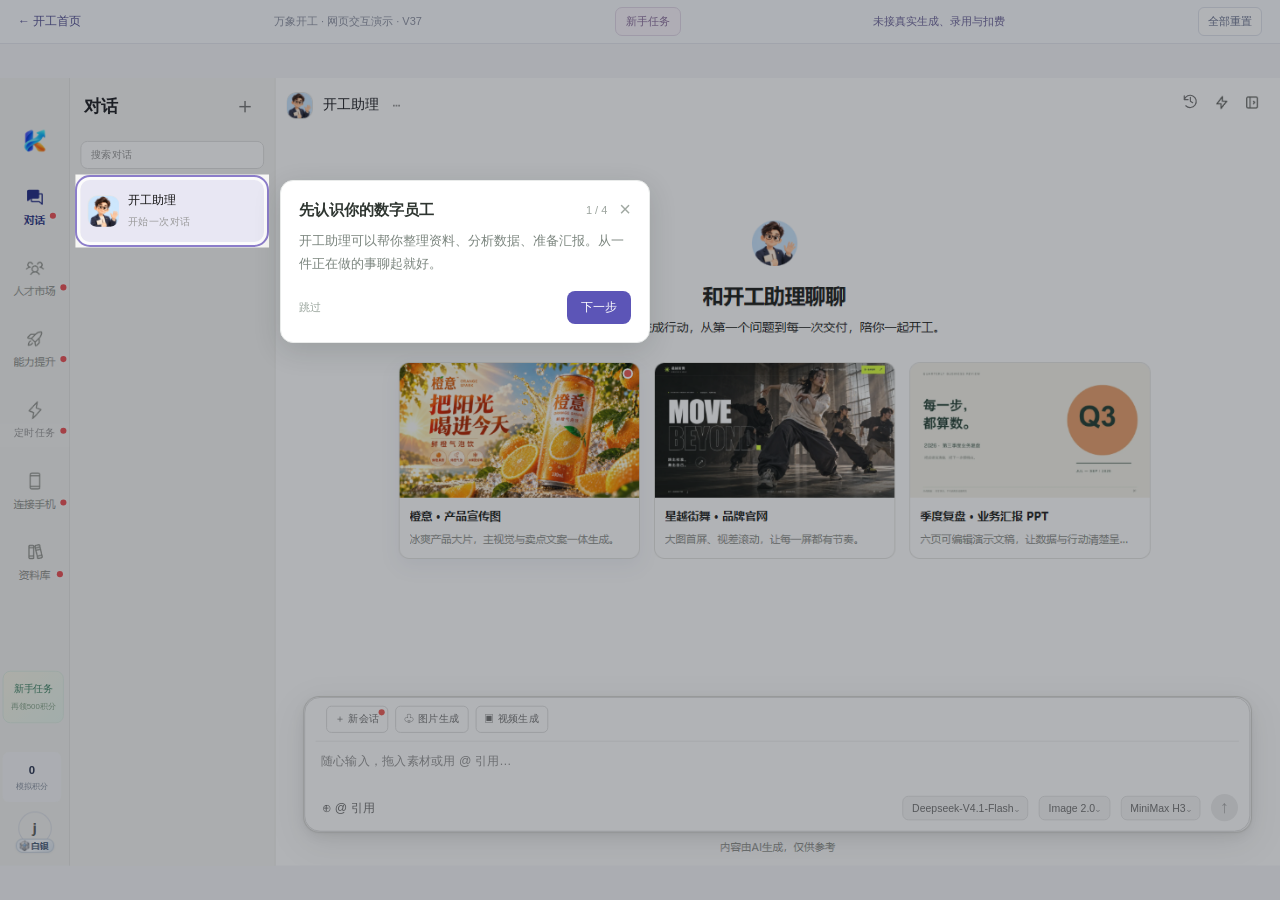
<file: index.html>
<!doctype html>
<html lang="zh-CN"><head><meta name="wx-demo-build" content="37"><meta http-equiv="Cache-Control" content="no-cache, no-store, must-revalidate"><meta http-equiv="Pragma" content="no-cache"><meta http-equiv="Expires" content="0">
<script>/* Preserve every route flag and browser draft when opening a previous demo link. */
(function(){var u=new URL(location.href);if(u.searchParams.get('v')!=='37'){u.searchParams.set('v','37');location.replace(u.href)}})();</script>
<meta charset="utf-8"><meta name="viewport" content="width=device-width,initial-scale=1"><title>万象开工</title><script>
const target=new URL(location.href),q=target.searchParams;
const legacy=q.has('activityRoute')||q.has('return')||q.get('taskGuide')==='case';
target.pathname=target.pathname.replace(/(?:index\.html)?$/,(legacy?'baiying.html':'kaigong.html'));
location.replace(target.href);
</script></head><body><p><a href="kaigong.html">打开万象开工</a></p></body></html>
</file>
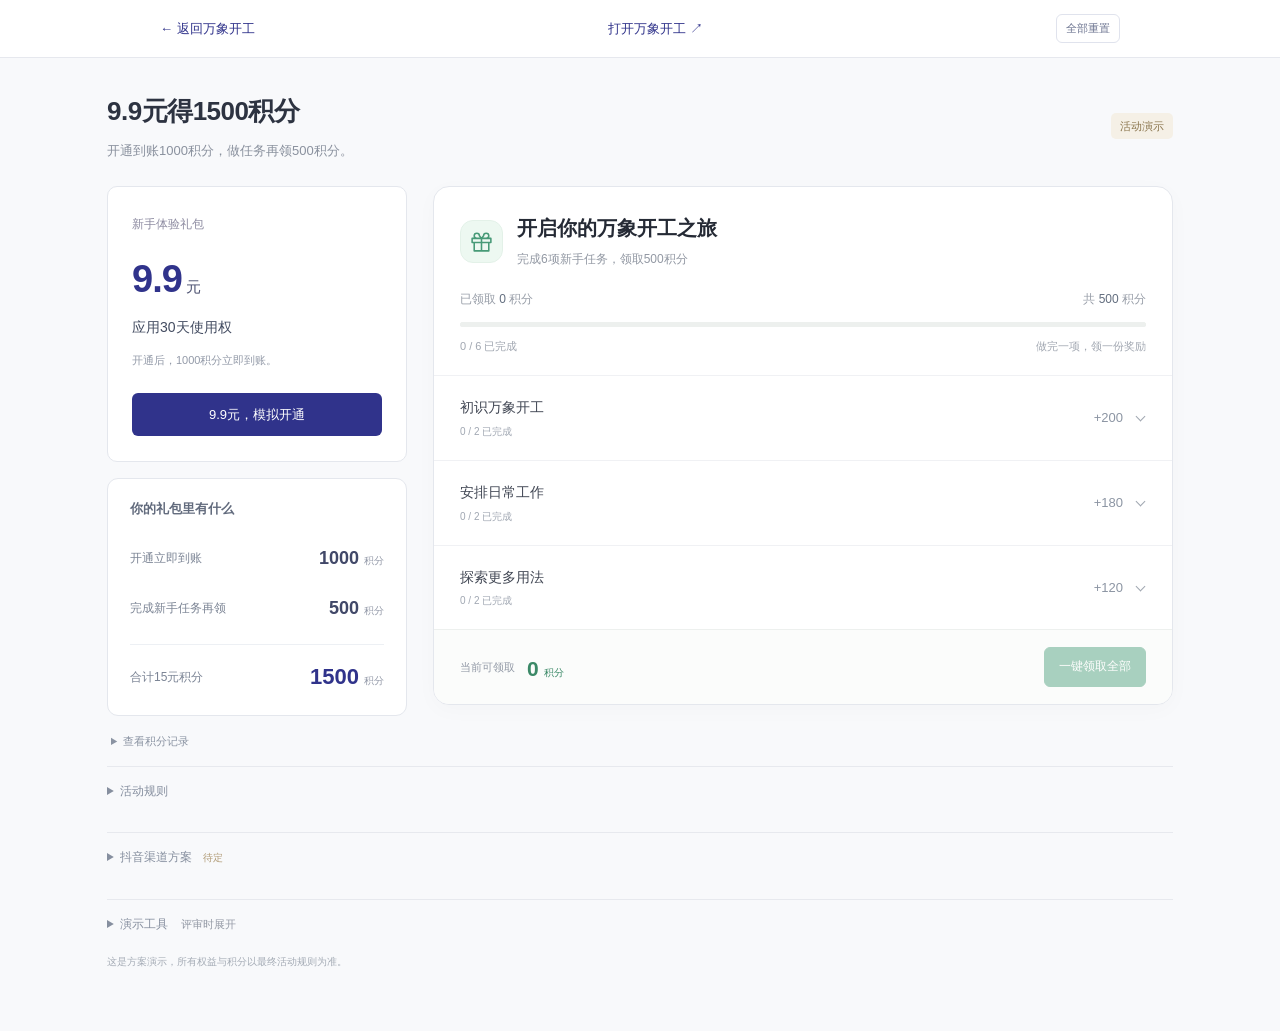
<file: activity.html>
<!doctype html>
<html lang="zh-CN"><head><meta name="wx-demo-build" content="37"><meta http-equiv="Cache-Control" content="no-cache, no-store, must-revalidate"><meta http-equiv="Pragma" content="no-cache"><meta http-equiv="Expires" content="0">
<script>/* Preserve every route flag and browser draft when opening a previous demo link. */
(function(){var u=new URL(location.href);if(u.searchParams.get('v')!=='37'){u.searchParams.set('v','37');location.replace(u.href)}})();</script>
<meta charset="utf-8"><meta name="viewport" content="width=device-width,initial-scale=1"><link rel="icon" href="data:,"><title>新手任务 · 万象百应</title><link rel="stylesheet" href="assets/activity/activity.css?v=37"><link rel="stylesheet" href="assets/activity/reminders.css?v=37"><link rel="stylesheet" href="assets/activity/demo-controls.css?v=37"><link rel="stylesheet" href="assets/activity/task-card.css?v=37"><link rel="stylesheet" href="assets/activity/standalone-v28.css?v=37"><link rel="stylesheet" href="assets/activity/theme-v30.css?v=37"></head>
<body class="task-card-page">
<header class="top"><a href="kaigong.html?starter=1" id="activity-back">← 返回万象开工</a><a href="kaigong.html">打开万象开工 ↗</a></header>
<main>
 <header class="page-title"><div><h1>9.9元得1500积分</h1><p>开通到账1000积分，做任务再领500积分。</p></div><span class="demo-badge">活动演示</span></header>
 <div class="activity-workspace">
  <aside class="benefits-column" aria-label="套餐与已到账权益">
   <section class="offer"><div><span class="offer-eyebrow">新手体验礼包</span><h2><b>9.9</b> 元</h2><p>应用30天使用权</p><small id="offer-status"></small></div><button id="buy" class="btn primary">模拟开通礼包</button></section>
   <section class="entitlement-card" aria-label="礼包积分构成"><h3>你的礼包里有什么</h3><div><span>开通立即到账</span><b>1000<small>积分</small></b></div><div><span>完成新手任务再领</span><b>500<small>积分</small></b></div><footer><span>合计15元积分</span><strong>1500<small>积分</small></strong></footer></section>
   <details class="balance-detail"><summary>查看积分记录</summary><div>充值积分 <b id="topup-points">0</b><br>套餐到账 <b id="base-points">0</b><br>已领任务奖励 <b id="claimed-points">0</b><br>累计模拟到账 <b id="wallet-total">0</b> 积分<span id="legacy-points"></span></div><a class="reward-recharge" href="index.html?activityRoute=recharge">充值积分 →</a></details>
  </aside>
  <section class="onboarding-card" aria-labelledby="onboarding-title">
   <header class="onboarding-heading"><span class="onboarding-mark" aria-hidden="true"><svg viewBox="0 0 24 24" fill="none"><path d="M3 9h18v4H3zM5 13v8h14v-8M12 9v12M12 9H7.5A2.5 2.5 0 1 1 10 6.5L12 9Zm0 0h4.5A2.5 2.5 0 1 0 14 6.5L12 9Z" stroke="currentColor" stroke-width="1.5" stroke-linejoin="round"/></svg></span><div><h2 id="onboarding-title">开启你的万象开工之旅</h2><p>完成6项新手任务，领取500积分</p></div></header>
   <div class="task-reward-overview"><div class="reward-progress-caption"><span>已领取 <b id="earned-task-points">0</b> 积分</span><span>共 <b id="task-total-points">500</b> 积分</span></div><progress id="task-reward-progress" value="0" max="500" aria-label="任务积分领取进度"></progress><div class="reward-progress-meta"><span id="task-progress">0 / 6 已完成</span><span>做完一项，领一份奖励</span></div></div>
   <div id="summary"></div><div id="task-groups"></div>
   <footer class="reward-bar" aria-label="领取奖励"><div><span>当前可领取</span><strong><b id="available-points">0</b><small>积分</small></strong></div><button class="btn primary" id="claim-all">一键领取全部</button></footer>
  </section>
 </div>
 <details class="rules"><summary>活动规则</summary><p>9.9元套餐包含应用30天使用权，开通立即到账1000积分。6项任务分别领取合计500积分，总计1500积分，对应15元积分。</p><p>分组只帮助你找到适合的任务，不要求按顺序完成。每项奖励只可领取一次，一键领取只领取已完成且未领取的奖励。</p><p>单项奖励分值为方案示例。任务是否安排为3天及领取期限待定，本演示暂不设置日期解锁或到期扣除。30天仅指应用使用权。</p><p>本地方案演示，无真实支付、授权、发奖或模型调用。</p></details>
 <details class="channel-plan"><summary>抖音渠道方案 <small>待定</small></summary><section class="douyin-offer"><p>赠送XX元，再送5元新手礼包</p><span>XX金额及是否额外叠加待确认，尚未发放额外渠道积分。</span></section></details>
 <details class="demo-controls" id="demo-tools"><summary>演示工具 <small>评审时展开</small></summary><div class="controls-row"><label for="demo-day">模拟时间</label><select id="demo-day"></select><button class="btn outline" id="change-day">切换并模拟登录</button></div><div class="controls-row"><button class="btn outline" id="early-all">模拟完成全部任务</button><button class="btn outline" id="preview-reminder">预览客户提醒</button><button class="text-btn" id="reset">重置活动演示</button></div><p>展开后任务行显示“模拟完成”。本版不按日期锁任务。</p></details>
 <footer class="page-footer">这是方案演示，所有权益与积分以最终活动规则为准。</footer>
</main>
<div class="sticky-claim"><span id="sticky-summary">当前没有可领取积分</span><button class="btn primary" id="sticky-claim">一键领取</button></div>
<dialog id="purchase-dialog" aria-labelledby="purchase-title"><button class="close" id="cancel-x" aria-label="关闭">×</button><h2 id="purchase-title">模拟开通新手礼包</h2><p>本次不付款，不创建真实订单。</p><div class="checkout-row"><span>新手礼包</span><b>¥9.90</b></div><ul><li>应用30天使用权（演示）</li><li>1000积分立即模拟到账</li><li>6项任务合计再领500积分，总计1500积分</li></ul><div class="dialog-actions"><button class="btn outline" id="cancel-buy">暂不开通</button><button class="btn primary" id="confirm-buy">确认模拟开通</button></div></dialog>
<dialog id="reset-dialog" aria-labelledby="reset-title"><h2 id="reset-title">重置活动演示？</h2><p>仅清除礼包与任务记录，保留充值积分和教学进度。全部清除请使用顶部“全部重置”。</p><div class="dialog-actions"><button class="btn outline" id="cancel-reset">保留进度</button><button class="btn primary" id="confirm-reset">重置活动</button></div></dialog>
<div class="toast" id="toast" role="status" aria-live="polite"></div>
<script src="assets/activity/campaign.js?v=37"></script><script src="assets/activity/activity.js?v=37"></script>
<script src="assets/activity/reminders.js?v=37"></script><script src="assets/activity/demo-controls.js?v=37"></script><script src="assets/activity/standalone-v28.js?v=37"></script></body></html>
</file>
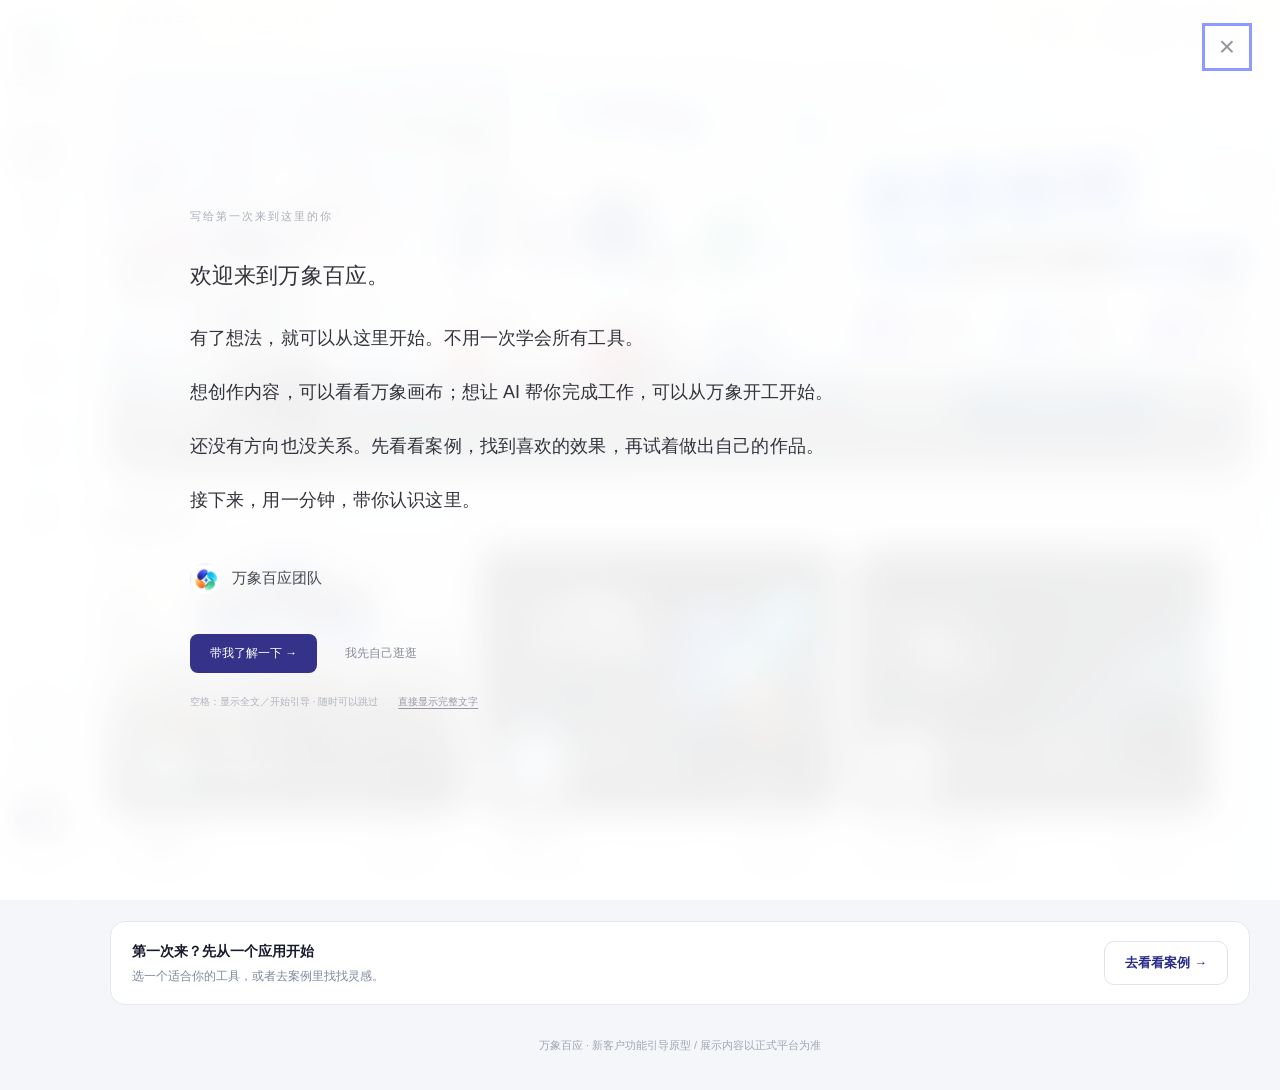
<file: baiying.html>
<!DOCTYPE html>
<html lang="zh-CN">
<head><meta name="wx-demo-build" content="37"><meta http-equiv="Cache-Control" content="no-cache, no-store, must-revalidate"><meta http-equiv="Pragma" content="no-cache"><meta http-equiv="Expires" content="0">
<script>/* Preserve every route flag and browser draft when opening a previous demo link. */
(function(){var u=new URL(location.href);if(u.searchParams.get('v')!=='37'){u.searchParams.set('v','37');location.replace(u.href)}})();</script>

<meta charset="utf-8"><meta name="viewport" content="width=device-width,initial-scale=1">
<link rel="icon" href="data:,">
<title>万象百应 × 万象开工 · 融合引导演示</title>
<style>
:root{--blue:#292b89;--ink:#161b2c;--muted:#7f889b;--line:#e5e8f0;--bg:#f5f6fa;--rail:80px;--shadow:0 16px 50px #161c3812}*{box-sizing:border-box}body{margin:0;color:var(--ink);font:14px/1.6 "Microsoft YaHei","PingFang SC",sans-serif;background:var(--bg)}button,input{font:inherit}button{cursor:pointer}button:focus-visible,a:focus-visible,input:focus-visible{outline:3px solid #8e9aff;outline-offset:4px}button{border:0}svg{display:block}button svg{flex-shrink:0}h1,h2,h3,p{margin:0}button:disabled{cursor:default;opacity:.45}.sidebar{width:var(--rail);position:fixed;inset:0 auto 0 0;background:#fafbfe;border-right:1px solid #edf0f5;z-index:10;display:flex;flex-direction:column;align-items:center;padding:18px 8px 12px}.brand{width:54px;text-align:center;margin-bottom:26px;font-size:12px;font-weight:700}.brand-art{width:49px;height:49px;border-radius:15px;overflow:hidden;margin:auto auto 4px;box-shadow:0 4px 16px #2429580a}.nav{display:grid;width:100%;gap:6px}.nav button{background:none;color:#80889a;display:flex;flex-direction:column;align-items:center;gap:4px;padding:11px 3px;border-radius:12px;font-size:12px}.nav button:hover{background:#f0f0f9;color:var(--blue)}.nav button.active{background:#ebecf8;color:var(--blue);font-weight:700}.nav svg{width:22px;height:22px}.rail-bottom{margin-top:auto;width:100%;display:grid;gap:10px}.credit-mini{background:#eff0f6;border-radius:12px;padding:10px 4px;text-align:center;font-size:11px;color:#8890a1}.credit-mini strong{display:block;color:#293049;font-size:18px;line-height:1.3}.credit-mini button{background:var(--blue);color:white;border-radius:15px;margin-top:5px;padding:3px 14px;font-size:11px}.user{width:35px;height:35px;border:1px solid #d9deed;display:grid;place-items:center;border-radius:50%;margin:auto;background:#fff;color:var(--blue);font-size:13px}.demo-bar{position:fixed;left:var(--rail);right:0;top:0;height:45px;display:flex;align-items:center;justify-content:space-between;padding:0 26px;background:#fffdf4;border-bottom:1px solid #eee9d6;z-index:20;color:#89794d;font-size:12px}.demo-label{display:flex;gap:8px;align-items:center}.demo-dot{width:6px;height:6px;background:#d4a652;border-radius:100%}.bar-actions{display:flex;gap:18px}.text-btn{background:transparent;color:var(--blue);padding:4px 0}.main{margin-left:var(--rail);padding:72px 30px 36px;max-width:1800px}.page{animation:fade .25s ease}.page-header{display:flex;align-items:center;justify-content:space-between;margin-bottom:22px;gap:20px}.page-header h1{font-size:24px;letter-spacing:-.7px}.sub{font-size:13px;color:var(--muted);margin-top:4px}.pill{padding:6px 11px;background:#eef0f9;color:#626b91;font-size:11px;border-radius:20px}.hero{width:100%;aspect-ratio:1230/435;max-height:420px;border-radius:20px;overflow:hidden;position:relative;background:#dde6ff}.hero svg{width:100%;height:100%}.hero-action{position:absolute;inset:0;background:none}.section-head{display:flex;align-items:center;justify-content:space-between;margin:27px 0 15px}.section-head h2{font-size:19px}.section-head button{font-size:12px}.app-grid{display:grid;grid-template-columns:repeat(3,minmax(0,1fr));gap:18px;max-width:1100px}.app-card{padding:0;text-align:left;background:#fff;border-radius:17px;overflow:hidden;border:1px solid #e8eaf2;box-shadow:0 3px 6px #121c3703;transition:transform .2s,box-shadow .2s;position:relative}.app-card:hover{transform:translateY(-3px);box-shadow:var(--shadow)}.app-art{width:100%;aspect-ratio:317/238;display:block;overflow:hidden}.app-art svg{width:100%;height:100%}.app-info{padding:17px 18px;display:flex;justify-content:space-between;align-items:center;gap:12px}.app-info h3{font-size:16px}.app-info p{font-size:12px;color:var(--muted);margin-top:3px;white-space:nowrap;overflow:hidden;text-overflow:ellipsis;max-width:210px}.open-tag{background:#f0f0fb;color:var(--blue);border-radius:8px;padding:7px 10px;font-size:12px;white-space:nowrap}.tabs{display:flex;gap:20px;align-items:center;margin-bottom:24px}.tabs button{background:none;color:#7c8597;padding:9px 15px;font-size:13px;border-radius:10px}.tabs button.selected{background:#e9ebf3;color:var(--ink);font-weight:700}.search{border:1px solid var(--line);border-radius:10px;background:#fafbfe;padding:10px 14px;width:290px;color:#788396;font-size:12px;display:flex;align-items:center;gap:10px}.case-grid{display:grid;grid-template-columns:repeat(4,minmax(0,1fr));gap:14px;align-items:start}.case-column{display:grid;gap:14px}.case-card{background:#fff;border:1px solid var(--line);overflow:hidden;border-radius:13px;padding:0;text-align:left;transition:transform .2s}.case-card:hover{transform:translateY(-3px)}.case-card svg{width:100%;height:100%}.case-name{padding:12px 14px;display:flex;align-items:center;justify-content:space-between;gap:10px}.case-name span{font-weight:600;font-size:13px}.case-name small{font-size:10px;color:var(--muted);white-space:nowrap}.help-strip{background:#fff;border:1px solid var(--line);border-radius:15px;padding:18px 21px;margin-top:25px;display:flex;align-items:center;justify-content:space-between;gap:20px}.help-strip h3{font-size:14px}.help-strip p{font-size:12px;color:var(--muted);margin-top:4px}.btn{padding:11px 20px;border-radius:10px;display:inline-flex;align-items:center;justify-content:center;gap:8px;font-weight:600;font-size:13px;white-space:nowrap}.primary{background:var(--blue);color:white}.primary:hover{background:#3a3caa}.secondary{background:#f0f1f8;color:#474d68}.outline{background:white;color:var(--blue);border:1px solid #dfe3ef}.recharge-panel{background:#fff;border:1px solid #edf0f6;padding:26px;border-radius:22px}.panel-top{display:flex;justify-content:space-between;align-items:center;margin-bottom:18px;gap:15px}.panel-top h2{font-size:17px}.ratio{padding:8px 14px;border-radius:9px;background:#f1f1fb;color:var(--blue);font-size:13px}.recharge-layout{display:grid;grid-template-columns:minmax(0,1fr) 280px;gap:24px}.amount-grid{display:grid;grid-template-columns:repeat(3,1fr);gap:12px}.amount{border-radius:13px;background:#f6f7fb;border:1px solid transparent;min-height:100px;position:relative;color:#222c45}.amount strong{font-size:26px;line-height:1.3;font-weight:700}.amount small{display:block;font-size:12px;color:#8a92a4;margin-top:4px}.amount.selected{background:linear-gradient(135deg,#5956a2,#282b65);color:white;box-shadow:0 7px 13px #292b8920}.amount.selected small{color:#e0dff5}.amount.selected:after{content:'✓';position:absolute;right:10px;top:6px;font-size:12px;color:#f5e3af}.summary{padding:24px 20px;background:linear-gradient(135deg,#f0f0fa,#f8f9fc);border-radius:15px;display:flex;flex-direction:column;justify-content:space-between;gap:14px}.summary small{color:#8a92a4;font-size:12px}.points{font-size:29px;font-weight:700;color:var(--blue);margin:1px 0 10px;letter-spacing:-1px}.points span{font-size:11px;font-weight:400;letter-spacing:0;margin-left:5px}.pay-line{display:flex;justify-content:space-between;font-size:12px}.pay-line b{font-size:15px}.summary .btn{width:100%}.custom-wrap{display:none;margin-top:17px}.custom-wrap label{display:flex;justify-content:space-between;font-size:12px;margin-bottom:6px}.custom-wrap input{width:100%;padding:10px 13px;border:1px solid #dfe3ee;border-radius:10px}.custom-wrap small{color:#b75255;font-size:11px;min-height:20px;display:block}.billing-note{color:#7e879b;font-size:12px;border-top:1px solid #edf0f6;padding-top:18px;margin-top:22px}.explain-grid{display:grid;grid-template-columns:repeat(3,1fr);gap:16px;margin-top:22px}.explain{background:#fff;border:1px solid var(--line);border-radius:16px;padding:22px}.explain .num{color:#bbbde0;font-size:12px;font-weight:700;letter-spacing:2px}.explain h3{font-size:16px;margin:10px 0 7px}.explain p{font-size:12px;color:var(--muted);line-height:1.9}.empty{background:#fff;border:1px solid var(--line);border-radius:18px;padding:85px 20px;text-align:center}.empty h2{font-size:19px;margin:15px 0 6px}.empty p{font-size:13px;color:var(--muted);margin-bottom:24px}.empty-icon{margin:auto;width:60px;height:60px;background:#f0f1fc;border-radius:18px;color:#6d71bd;display:grid;place-items:center}.empty-icon svg{width:30px;height:30px}.bottom-note{font-size:11px;color:#a0a6b6;text-align:center;margin-top:32px}.guide-shield{position:fixed;inset:0;z-index:100;display:none}.spot{position:fixed;border-radius:13px;border:2px solid #d5dcff;box-shadow:0 0 0 9999px #080e20bd,0 0 0 6px #fff1;pointer-events:none;transition:top .23s,left .23s,width .23s,height .23s}.coach{position:fixed;background:#fff;border:1px solid #ebecf3;border-radius:19px;padding:22px 24px;width:365px;box-shadow:0 20px 70px #0004;z-index:102;outline:none;animation:appear .23s ease}.coach:before{content:'';position:absolute;width:14px;height:14px;background:#fff;transform:rotate(45deg);left:var(--arrow-x,35px)}.coach[data-side=bottom]:before{top:-7px}.coach[data-side=top]:before{bottom:-7px}.coach[data-side=right]:before{left:-7px;top:var(--arrow-y,36px)}.coach[data-side=left]:before{left:auto;right:-7px;top:var(--arrow-y,36px)}.coach-header{display:flex;justify-content:space-between;align-items:center;font-size:11px;color:#999fb1;margin-bottom:15px}.coach-label{display:flex;align-items:center;gap:7px;color:var(--blue);font-weight:600}.coach-label i{display:block;width:6px;height:6px;background:#7779ce;border-radius:50%}.icon-btn{background:none;padding:2px 4px;color:#9ba1b0;font-size:22px;line-height:1}.coach h2{font-size:20px;letter-spacing:-.5px;margin-bottom:9px;line-height:1.5}.coach p{font-size:13px;color:#697286;line-height:1.9}.coach-tip{margin-top:14px;padding:10px 12px;background:#f5f5fc;color:#64699b;font-size:12px;border-radius:9px}.coach-footer{display:flex;align-items:center;justify-content:space-between;margin-top:22px;gap:10px}.coach-controls{display:flex;gap:7px}.coach .btn{padding:9px 15px;font-size:12px}.step-dots{display:flex;gap:4px}.step-dots i{height:4px;width:4px;background:#dfe2ee;border-radius:5px}.step-dots i.current{background:var(--blue);width:15px}.coach-skip{padding:0;background:none;color:#939aad;font-size:11px}.coach-foot-left{display:grid;gap:11px}.guide-progress{height:3px;background:#e7e9f5;position:absolute;bottom:0;left:18px;right:18px;border-radius:3px;overflow:hidden}.guide-progress span{height:100%;display:block;background:#6568bd;transition:width .2s}dialog{border:1px solid #f1f2f8;padding:0;border-radius:26px;width:min(590px,calc(100vw - 32px));box-shadow:0 30px 100px #0003;color:var(--ink);background:white;max-height:calc(100dvh - 32px)}dialog::backdrop{background:#090e21b8;backdrop-filter:blur(4px)}.welcome-top{padding:37px 42px 0;display:flex;align-items:center;justify-content:space-between}.welcome-brand{display:flex;gap:10px;align-items:center;font-size:13px;font-weight:700}.welcome-brand .brand-art{width:32px;height:32px;margin:0;border-radius:10px}.welcome-body{padding:32px 42px 37px}.eyebrow{letter-spacing:2px;color:#8588b7;font-size:11px;font-weight:600}.welcome-body h1{font-size:34px;letter-spacing:-1.2px;line-height:1.5;margin:10px 0 14px}.welcome-body h1 em{font-style:normal;color:var(--blue)}.welcome-body>p{font-size:14px;line-height:1.95;color:#7b8497}.preview-route{display:flex;gap:10px;margin:28px 0}.route-item{flex:1;background:#f5f6fb;padding:15px 11px;border-radius:13px;font-size:12px;color:#5c6480;text-align:center}.route-item b{display:block;color:#9396bd;font-size:11px;margin-bottom:5px}.welcome-actions{display:flex;gap:12px;align-items:center;margin-top:28px}.welcome-actions .primary{flex:1}.dialog-meta{margin-top:14px;text-align:center;color:#aaaebe;font-size:11px}.action-body{padding:36px}.action-close{position:absolute;top:16px;right:18px}.action-body h2{font-size:25px;margin:8px 0 12px}.action-body p{font-size:14px;color:#788195;line-height:1.9}.action-box{margin:20px 0;padding:17px 19px;background:#f4f5fb;border-radius:13px;font-size:13px;color:#5e6781;line-height:1.9}.action-body .btn{margin-top:6px}.toast{position:fixed;bottom:26px;left:50%;transform:translateX(-50%);background:#232846;color:#fff;border-radius:10px;padding:12px 22px;font-size:13px;z-index:150;box-shadow:var(--shadow);display:none;max-width:calc(100vw - 30px)}@keyframes fade{from{opacity:.5;transform:translateY(5px)}to{opacity:1;transform:none}}@keyframes appear{from{opacity:0;transform:translateY(5px)}to{opacity:1;transform:none}}@media(min-width:1600px){.app-grid{max-width:1200px}.app-info p{max-width:270px}}@media(max-width:1000px){.main{padding:69px 20px 30px}.recharge-layout{grid-template-columns:1fr 230px}.app-info{padding:12px}.app-info p{max-width:150px}.case-grid{grid-template-columns:repeat(3,1fr)}.case-column:last-child{display:none}.search{width:220px}.app-grid{gap:12px}.explain{padding:17px}.coach{width:330px}}@media(max-width:650px){:root{--rail:60px}.sidebar{padding:12px 5px}.brand{width:46px;font-size:10px;margin-bottom:20px}.brand-art{width:40px;height:40px;border-radius:12px}.nav{gap:5px}.nav button{font-size:10px;padding:10px 2px}.nav svg{width:20px;height:20px}.rail-bottom{gap:8px}.credit-mini{padding:8px 2px}.credit-mini button{padding:3px 9px}.credit-mini strong{font-size:15px}.demo-bar{padding:0 12px;font-size:10px}.demo-label .detail{display:none}.bar-actions{gap:12px}.main{padding:64px 13px 25px}.page-header{margin-bottom:15px}.page-header h1{font-size:21px}.page-header .search{display:none}.page-header .pill{font-size:10px;padding:4px 8px}.hero{aspect-ratio:1.65;border-radius:13px}.hero svg{width:172%;max-width:none;margin-left:-3%}.section-head{margin-top:22px}.section-head h2{font-size:16px}.app-grid{grid-template-columns:1fr;gap:14px}.app-card{display:grid;grid-template-columns:42% 58%;min-height:115px;align-items:center;border-radius:12px}.app-art{height:100%;aspect-ratio:auto}.app-art svg{height:100%;min-height:115px}.app-info{display:block;padding:12px}.app-info h3{font-size:15px}.app-info p{max-width:100%;white-space:normal;font-size:11px;line-height:1.6}.open-tag{display:inline-block;margin-top:8px;font-size:10px;padding:3px 9px}.case-grid{grid-template-columns:repeat(2,minmax(0,1fr));gap:9px}.case-column{gap:9px}.case-column:nth-child(n+3){display:none}.case-name{padding:9px;display:block}.case-name span{font-size:11px}.case-name small{display:block;font-size:9px}.tabs{gap:3px;margin-bottom:16px;flex-wrap:wrap}.tabs button{padding:7px 9px;font-size:11px}.help-strip{display:block;padding:16px}.help-strip .btn{margin-top:12px;font-size:11px}.help-strip h3{font-size:13px}.recharge-panel{padding:16px;border-radius:15px}.panel-top{display:block}.panel-top h2{font-size:15px}.ratio{display:inline-block;margin-top:12px;font-size:12px}.recharge-layout{grid-template-columns:1fr;gap:16px}.amount-grid{grid-template-columns:repeat(2,1fr);gap:9px}.amount{min-height:86px}.amount strong{font-size:23px}.amount small{font-size:10px}.summary{padding:17px}.points{font-size:27px}.explain-grid{grid-template-columns:1fr;gap:10px}.explain{padding:17px}.explain h3{margin-top:5px}.coach{padding:19px 19px 21px;border-radius:15px;width:min(335px,calc(100vw - 28px))}.coach h2{font-size:18px}.coach p{font-size:12px}.coach-tip{font-size:11px;margin-top:11px}.coach-header{margin-bottom:10px}.coach-footer{margin-top:16px}.coach .btn{padding:8px 12px;font-size:11px}.welcome-top{padding:25px 26px 0}.welcome-body{padding:26px}.welcome-body h1{font-size:28px}.welcome-body>p{font-size:13px}.preview-route{gap:7px;margin:23px 0}.route-item{padding:12px 6px;font-size:11px}.action-body{padding:30px 26px}.action-body h2{font-size:22px}.empty{padding:55px 15px}.empty h2{font-size:17px}.bottom-note{font-size:10px}}@media(prefers-reduced-motion:reduce){*,*:before{animation:none!important;transition:none!important;scroll-behavior:auto!important}}

/* Refined coach: lighter veil, subtle focus ring, clearer hierarchy. */
.spot{border:1px solid #e5e5ff;border-radius:14px;box-shadow:0 0 0 9999px rgba(15,20,39,.55),0 0 0 5px rgba(255,255,255,.12);transition:top .28s,left .28s,width .28s,height .28s}
.coach{width:360px;padding:23px 24px 22px;border:1px solid rgba(255,255,255,.95);border-radius:20px;background:linear-gradient(135deg,#fff 65%,#f8f8fe);box-shadow:0 24px 70px rgba(15,19,43,.23),0 3px 12px rgba(15,19,43,.06)}
.coach:before{width:12px;height:12px;border-radius:2px}
.coach[data-side=bottom]:before{top:-6px}.coach[data-side=top]:before{bottom:-6px}.coach[data-side=right]:before{left:-6px}.coach[data-side=left]:before{right:-6px}
.coach-header{margin-bottom:19px;align-items:flex-start;gap:10px}
.coach-label{display:flex;align-items:center;gap:10px;flex:1;min-width:0;font-size:12px;font-weight:600;color:#494d6b;line-height:1.4}
.coach-label .coach-brand-icon{width:33px;height:33px;background:linear-gradient(145deg,#efedff,#e9edff);border:1px solid #e3e3fa;border-radius:10px;display:grid;place-items:center;color:#5b55af;flex-shrink:0}
.coach-brand-icon svg{width:17px;height:17px}
.coach-label small{display:block;color:#a1a5b9;font-size:10px;font-weight:400;letter-spacing:.4px;margin-top:3px}
.coach-label .coach-count{display:block;margin-left:auto;align-self:center;color:#56518e;font-size:14px;letter-spacing:1px;font-weight:600;white-space:nowrap;padding-left:8px}
.coach-label .coach-count i{display:inline;width:auto;height:auto;background:none;border-radius:0;color:#b4b7c8;font-size:11px;letter-spacing:0;font-style:normal;font-weight:400}
.coach-header .icon-btn{font-size:20px;color:#afb2c3;padding:1px 0 1px 7px}
.coach-header .icon-btn:hover{color:#58538b}
.coach h2{font-size:19px;line-height:1.55;letter-spacing:-.4px;font-weight:650;color:#20243c;margin-bottom:10px}
.coach p{font-size:13px;line-height:1.85;color:#7b8095}
.coach-tip{margin-top:17px;padding:0 0 0 11px;border-left:2px solid #d8d4f3;border-radius:0;background:transparent;font-size:11px;line-height:1.8;color:#8b87a6}
.coach-footer{margin-top:25px;gap:12px}.coach-foot-left{display:block}.step-dots,.guide-progress{display:none}
.coach-skip{font-size:11px;color:#a3a6b7;padding:6px 0}.coach-skip:hover{color:#5c568e}
.coach-controls{gap:12px;align-items:center}.coach .btn{font-size:12px;padding:9px 17px;border-radius:10px;font-weight:500}
.coach .secondary{background:transparent;color:#84889d;padding-left:0;padding-right:0}.coach .secondary:disabled{visibility:hidden}
.coach .primary{background:linear-gradient(125deg,#6257b8,#45459e);box-shadow:0 5px 13px #5951a925;color:#fff}
.coach .primary:hover{background:linear-gradient(125deg,#7164c6,#5350aa);box-shadow:0 6px 18px #5951a938}
dialog::backdrop{background:rgba(15,20,39,.52);backdrop-filter:blur(3px)}
@media(max-width:650px){.coach{width:min(335px,calc(100vw - 28px));padding:20px 21px;border-radius:18px}.coach-header{margin-bottom:17px}.coach h2{font-size:18px}.coach p{font-size:12px}.coach-tip{font-size:11px;margin-top:14px}.coach-footer{margin-top:21px}.coach .btn{font-size:11px;padding:9px 14px}.coach .secondary{padding-left:0;padding-right:0}.coach-controls{gap:11px}.coach-label{font-size:11px}.coach-label .coach-count{font-size:13px}.coach-label .coach-count i{font-size:10px}.coach-label .coach-brand-icon{width:30px;height:30px;border-radius:9px}}

/* Letter opening: full-screen translucent white, progressive character reveal. */
dialog.letter-welcome{margin:0;border:0;border-radius:0;box-shadow:none;width:100vw;max-width:none;height:100dvh;max-height:none;padding:0;background:rgba(255,255,255,.22);overflow:auto}
dialog.letter-welcome::backdrop{background:rgba(255,255,255,.91);backdrop-filter:blur(18px) saturate(.65)}
.letter-shell{width:min(900px,calc(100% - 100px));min-height:100%;margin:auto;display:flex;flex-direction:column;justify-content:center;padding:82px 0 60px}
.letter-overline{font-size:11px;letter-spacing:2px;color:#abaeb9;margin-bottom:29px}
.letter-copy{color:#32333b}
.letter-copy h1{font-size:22px;font-weight:500;line-height:1.9;letter-spacing:.1px;margin:0 0 24px}
.letter-copy p{font-size:18px;line-height:2.05;font-weight:400;letter-spacing:.1px;margin:0 0 17px}
.typed-char{opacity:0;filter:blur(3px);animation:letterIn .24s ease forwards;animation-delay:calc(var(--char-delay)*1ms);white-space:pre-wrap}
@keyframes letterIn{from{opacity:0;filter:blur(3px)}to{opacity:1;filter:blur(0)}}
.letter-signature{display:flex;gap:11px;align-items:center;margin-top:27px;opacity:0;animation:letterSignature .7s ease forwards;animation-delay:var(--signature-delay,3s);font-size:15px;color:#474853}
.letter-signature .brand-art{margin:0;width:31px;height:31px;border-radius:50%;box-shadow:none}
@keyframes letterSignature{from{opacity:0;transform:translateY(5px)}to{opacity:1;transform:none}}
.letter-actions{display:flex;align-items:center;justify-content:flex-start;gap:28px;margin-top:40px}
.letter-actions .text-btn{font-size:12px;color:#8a8d9c;order:2}
.letter-actions .primary{background:#35328a;border-radius:8px;padding:10px 20px;font-size:12px;font-weight:500}
.letter-actions .primary:hover{background:#4d47a3}
.letter-bottom{display:flex;align-items:center;gap:20px;margin-top:17px;font-size:10px;color:#b0b3be;line-height:1.6}
.letter-bottom .text-btn{font-size:10px;color:#9698aa;text-decoration:underline;text-underline-offset:3px}
.letter-close{position:fixed;top:30px;right:35px;font-size:28px;font-weight:300;color:#94979d;padding:3px 10px;z-index:2}
.letter-close:hover{color:#36364b}
.letter-welcome.letter-complete .typed-char{animation:none;opacity:1;filter:none}
.letter-welcome.letter-complete .letter-signature{animation:none;opacity:1;transform:none}
@media(min-width:1600px){.letter-shell{width:980px}.letter-copy h1{font-size:23px}.letter-copy p{font-size:19px}}
@media(max-width:650px){.letter-shell{width:calc(100% - 52px);padding:80px 0 40px}.letter-overline{font-size:10px;margin-bottom:22px;letter-spacing:1.5px}.letter-copy h1{font-size:19px;margin-bottom:21px;line-height:1.8}.letter-copy p{font-size:14px;line-height:1.95;margin-bottom:15px}.letter-signature{font-size:13px;margin-top:20px}.letter-signature .brand-art{width:28px;height:28px}.letter-actions{margin-top:32px;gap:22px}.letter-actions .primary{font-size:11px;padding:10px 17px}.letter-actions .text-btn{font-size:11px}.letter-bottom{display:grid;gap:5px;margin-top:16px;font-size:9px}.letter-bottom .text-btn{justify-self:start;font-size:9px}.letter-close{top:16px;right:15px;font-size:25px}}
@media(prefers-reduced-motion:reduce){.typed-char,.letter-signature{animation:none!important;opacity:1;filter:none;transform:none}}

.detail-back{display:inline-flex;align-items:center;gap:8px;color:#818799;background:white;border:1px solid #e7e9f1;border-radius:10px;padding:7px 12px;margin-bottom:18px;font-size:12px}
.detail-grid{display:grid;grid-template-columns:minmax(0,1fr) 350px;gap:25px;align-items:start}
.detail-hero{border-radius:22px;overflow:hidden;background:#080e21;aspect-ratio:894/340;box-shadow:0 12px 32px #17213d15}
.detail-hero svg{width:100%;height:100%}
.detail-side{background:white;border:1px solid #e6e8f2;border-radius:22px;padding:24px;box-shadow:0 12px 38px #20284b07}
.detail-brand{display:flex;align-items:center;gap:12px;margin-bottom:17px}
.detail-logo{width:51px;height:51px;border-radius:14px;overflow:hidden;box-shadow:0 6px 20px #25205e0e;flex-shrink:0}.detail-logo svg{width:100%;height:100%}
.detail-brand h1{font-size:24px;line-height:1.4}.detail-brand p{font-size:11px;color:#9299aa;margin-top:4px}
.detail-tags{display:flex;gap:7px;margin-bottom:18px;flex-wrap:wrap}.detail-tags span{font-size:10px;color:#5c59a2;border:1px solid #d9d7f1;border-radius:15px;padding:3px 8px}.detail-tags span.status{border:0;color:#8d7995;background:#f5eff6}.detail-tags span.status.ok{color:#36977a;background:#e9f6f0}
.detail-platform{display:flex;align-items:center;gap:8px;font-size:12px;font-weight:600;color:#52586b}.detail-platform svg{color:#a3a8b8}
.detail-license{font-size:11px;color:#a1a5b4;margin-top:9px}.need-download{margin:15px 0 18px;padding:12px;background:#f6f6fc;border-radius:10px;font-size:12px;color:#6c6c97;line-height:1.85}.need-download b{display:block;color:#4e4b83;font-size:12px;margin-bottom:3px}
.subscription-area .btn{width:100%;padding:12px 15px}.subscribe-note{font-size:10px;color:#a3a8b7;text-align:center;margin-top:8px}
.download-options{margin-top:20px;padding-top:19px;border-top:1px solid #eceef6}.download-heading{display:flex;justify-content:space-between;align-items:center;font-size:12px;font-weight:600;margin-bottom:12px;color:#4b5065}.download-heading span{font-weight:400;color:#a2a6b6;font-size:10px}.download-options .btn{width:100%;margin-top:8px;font-size:12px;padding:10px 12px}.download-options .btn:disabled{opacity:.5;cursor:not-allowed}.download-hint{font-size:10px;color:#a3a7b6;margin-top:9px;text-align:center}
.detail-about{margin-top:25px;padding:24px;background:white;border:1px solid #e6e8f2;border-radius:18px}.detail-about .eyebrow{font-size:10px}.detail-about h2{font-size:18px;margin:6px 0 10px}.detail-about p{font-size:13px;color:#82899c;line-height:1.9}.detail-about ul{padding-left:18px;margin:13px 0 0;font-size:12px;color:#7b849a;line-height:2}
.install-guide{margin-top:20px;background:#fff;border:1px solid #e6e8f2;border-radius:18px;padding:23px}.install-guide h2{font-size:17px;margin-bottom:4px}.install-guide>p{font-size:12px;color:#9b9faf}.install-flow{display:grid;grid-template-columns:repeat(3,1fr);gap:16px;margin-top:20px}.install-flow article{padding:16px;background:#f7f8fc;border-radius:12px}.install-flow b{display:block;font-size:12px;color:#515570;margin-top:10px}.install-flow p{font-size:11px;color:#9a9fb1;line-height:1.8;margin-top:5px}.install-flow .num{display:grid;place-items:center;width:25px;height:25px;background:white;border:1px solid #e5e5f3;color:#716aa8;border-radius:8px;font-size:11px;font-weight:600}
@media(max-width:1050px){.detail-grid{grid-template-columns:minmax(0,1fr) 305px;gap:18px}.detail-side{padding:20px}.detail-brand h1{font-size:21px}.install-flow{gap:9px}.install-flow article{padding:12px}}
@media(max-width:760px){.detail-grid{grid-template-columns:1fr}.detail-hero{border-radius:15px}.detail-side{border-radius:16px}.detail-copy-column{display:contents}.detail-grid .detail-side{grid-row:2}.detail-about{margin-top:18px}.detail-grid .install-guide{grid-row:3;margin-top:0}.install-flow{grid-template-columns:1fr;gap:10px;margin-top:15px}.install-flow article{padding:13px 15px;display:grid;grid-template-columns:25px 1fr;column-gap:11px}.install-flow .num{grid-row:1/3}.install-flow b{margin:0;align-self:center}.install-flow p{margin-top:3px}.install-guide{padding:19px}.detail-brand p{font-size:11px}.detail-brand h1{font-size:23px}.detail-back{margin-bottom:14px}.detail-about{padding:19px}}

/* Complete responsive case feed: no columns disappear on mobile. */
.case-grid{display:block;columns:4;column-gap:15px;max-width:none}
.case-card{display:inline-block;vertical-align:top;width:100%;break-inside:avoid;margin:0 0 15px;border-radius:13px}
.case-name{align-items:flex-start}.case-name span{line-height:1.65}.case-name small{padding-top:2px}
.case-journey{display:flex;align-items:center;justify-content:space-between;gap:16px;background:#fff;border:1px solid #e7e9f3;border-radius:14px;padding:15px 18px;margin-bottom:21px;color:#686f87;font-size:12px}
.case-journey b{color:#464771;font-size:13px}.case-journey span{color:#9ca2b2;font-size:11px}
.case-filters{display:flex;gap:7px;flex-wrap:wrap;margin-bottom:20px}.case-filters button{border:1px solid transparent;background:transparent;color:#949aae;padding:7px 13px;border-radius:20px;font-size:12px}.case-filters button.selected{color:#565292;background:#edeefa;border-color:#e1e2f2}
.case-count{color:#a2a8b8;font-size:11px;margin-left:auto;align-self:center}
.case-detail-grid{display:grid;grid-template-columns:minmax(0,1fr) 370px;gap:25px;align-items:start}
.case-poster{background:#eaeaf2;border:1px solid #e3e5f0;border-radius:20px;padding:18px;display:flex;justify-content:center;align-items:center;min-height:420px}.case-poster-inner{width:min(100%,480px);border-radius:10px;overflow:hidden;box-shadow:0 10px 30px #25253d20}.case-poster-inner svg{width:100%;height:100%}
.case-info{padding:24px;background:#fff;border:1px solid #e6e8f2;border-radius:18px}.case-info h1{font-size:23px;line-height:1.6;margin:9px 0 11px}.case-info p{font-size:12px;line-height:1.9;color:#8a90a3}.case-info .pill{font-size:10px;padding:5px 9px}
.case-how{margin-top:19px;padding-top:17px;border-top:1px solid #eceef5}.case-how h2{font-size:14px;margin-bottom:10px}.case-how ol{margin:0;padding-left:18px;color:#858d9f;line-height:2;font-size:12px}
.remix-panel{background:#fff;border:1px solid #e6e8f2;border-radius:17px;padding:23px;margin-top:17px}.remix-panel h2{font-size:17px;margin-bottom:8px}.remix-panel p{font-size:12px;color:#9399ac;line-height:1.9}.remix-panel textarea{resize:vertical;min-height:125px;width:100%;margin:15px 0 12px;border:1px solid #e1e3f0;border-radius:10px;padding:12px;font:12px/1.9 inherit;color:#636a83;background:#fafbfe}.remix-panel .btn{width:100%}.remix-panel small{display:block;color:#a6aabb;font-size:10px;line-height:1.8;margin-top:10px}
.case-return-note{font-size:11px;color:#a1a6b6;margin-top:16px;line-height:1.8}.case-draft{padding:16px 19px;background:#eeeffb;border:1px solid #e2e3f5;border-radius:13px;margin-bottom:20px;font-size:12px;color:#767b95;line-height:1.9}.case-draft b{display:block;color:#55517f;margin-bottom:3px}
.coach-keyboard{font-size:9px;color:#b3b5c4;letter-spacing:.2px;margin-top:7px}.coach-keyboard kbd{font-family:inherit;font-size:9px;border:1px solid #e5e5ef;border-radius:3px;padding:0 4px;background:#fafafe;margin-right:3px}
@media(max-width:1100px){.case-grid{columns:3}.case-detail-grid{grid-template-columns:minmax(0,1fr) 315px;gap:18px}.case-info,.remix-panel{padding:19px}}
@media(max-width:760px){.case-grid{columns:2;column-gap:10px}.case-card{margin-bottom:10px}.case-detail-grid{grid-template-columns:1fr}.case-poster{min-height:0;padding:12px;border-radius:15px}.case-poster-inner{max-width:340px}.case-info h1{font-size:21px}.case-journey{padding:13px;display:block;margin-bottom:16px}.case-journey span{display:block;margin-top:4px}.case-filters{gap:2px;margin-bottom:13px}.case-filters button{padding:5px 8px;font-size:10px}.case-count{font-size:9px}.case-name{display:block}.case-name small{display:block;padding-top:4px}.coach-keyboard{display:none}}

.app-bridge{background:linear-gradient(135deg,#f0f0fb,#fff);border:1px solid #e1e3f2;border-radius:18px;padding:24px;display:flex;gap:24px;align-items:center;justify-content:space-between;margin-top:24px}.app-bridge h2{font-size:19px;margin:7px 0 8px}.app-bridge p{font-size:12px;color:#888fa3;line-height:1.9;max-width:700px}.app-bridge a{text-decoration:none}.case-draft a{text-decoration:none}
.guide-veil{position:fixed;inset:0;background:rgba(19,22,34,.46);backdrop-filter:blur(3px);-webkit-backdrop-filter:blur(3px);pointer-events:none;transition:clip-path .24s ease}
.spot{box-shadow:0 0 0 5px rgba(225,219,255,.16);border-color:#e6e0ff}.coach{width:390px}.coach p{font-size:15px;line-height:1.85}.coach h2{font-size:19px}.coach-tip{font-size:12px}
@media(max-width:760px){.app-bridge{display:block;padding:19px}.app-bridge h2{font-size:17px}.app-bridge .btn{margin-top:16px;font-size:12px}.coach{width:min(360px,calc(100vw - 28px));padding:20px}.coach p{font-size:14px}.coach h2{font-size:18px}}

.gift-entry{text-decoration:none;color:#9d8050;padding:4px 9px;border:1px solid #eaddc6;background:#fffaf0;border-radius:6px;font-size:11px}.gift-promo{display:flex;justify-content:space-between;align-items:center;gap:25px;border:1px solid #e5dcec;background:linear-gradient(130deg,#f6f1fc,#fff9f0);padding:22px 26px;border-radius:18px;margin:0 0 22px}.gift-promo span{font-size:10px;color:#a28a6e}.gift-promo h2{font-size:21px;color:#65507c;margin:5px 0 6px}.gift-promo p{font-size:11px;color:#a096ad;line-height:1.8}.gift-promo a{text-decoration:none;background:#75608e;white-space:nowrap}@media(max-width:650px){.bar-actions{gap:8px}.bar-actions .text-btn{font-size:10px}.gift-entry{padding:3px 5px}.gift-promo{display:block;padding:18px}.gift-promo h2{font-size:18px}.gift-promo a{margin-top:14px}}

.rail-gift{display:flex;flex-direction:column;align-items:center;gap:4px;color:#707894;font-size:11px;padding:8px 2px;border-radius:9px}.rail-gift:hover{background:#eeeff8;color:var(--blue)}.recharge-banner{background:#fff;border:1px solid #e5e8f0;border-radius:12px;overflow:hidden;margin-bottom:20px}.campaign-banner-link{display:block;color:inherit}.campaign-banner-link img{display:block;width:100%;height:auto;max-width:820px;margin:0 auto}.campaign-banner-caption{display:flex;justify-content:space-between;align-items:center;padding:10px 20px;font-size:12px;border-top:1px solid #f0f1f6;background:#fcfcfe;color:#7b8192;text-decoration:none}.campaign-banner-caption b{font-weight:500;color:var(--blue)}.recharge-panel{border-radius:12px;padding:22px;box-shadow:none}.amount{border-radius:8px;min-height:80px}.amount.selected{background:#30338b;box-shadow:none}.amount.selected:after{color:white}.amount strong{font-size:23px}.amount-grid{gap:10px}.summary{border-radius:8px;background:#f7f8fc;padding:18px}.ratio{background:none;padding:0;font-size:13px}.billing-note{margin-top:18px;padding-top:14px}.recharge-help{padding:16px 2px;border-bottom:1px solid #e4e7ef;color:#768095;font-size:13px}.recharge-help summary{cursor:pointer;color:#586178}.recharge-help p{font-size:12px;line-height:1.9;margin-top:10px;max-width:800px}.recharge-app-bridge{border-radius:10px;padding:18px 20px;margin-top:18px;background:#fff;border:1px solid #e5e8ef}.recharge-app-bridge h2{font-size:16px}.recharge-app-bridge p{font-size:12px;margin-top:5px}.recharge-app-bridge .btn{font-size:12px;padding:9px 15px}.recharge-layout{grid-template-columns:minmax(0,1fr) 260px}
@media(max-width:950px){.recharge-layout{grid-template-columns:minmax(0,1fr) 225px;gap:16px}}@media(max-width:650px){.recharge-layout{grid-template-columns:1fr}.recharge-panel{padding:17px}.campaign-banner-caption{padding:10px 12px;font-size:11px}.amount{min-height:76px}.amount strong{font-size:21px}.recharge-app-bridge{padding:16px}.recharge-app-bridge .btn{margin-top:12px}.rail-gift{padding:5px 2px}.campaign-banner-link img{width:100%}.ratio{font-size:12px}}
.new-offer-banner{display:block;background:linear-gradient(120deg,#eeedfb,#f5f7ff);border:1px solid #dedff1;border-radius:16px;padding:28px 30px;color:#30336e;text-decoration:none}.new-offer-banner>span{font-size:13px}.new-offer-banner h2{font-size:25px;margin:12px 0 8px}.new-offer-banner p{color:#737b99;font-size:14px}.new-offer-banner>b{display:inline-block;margin-top:19px;background:#30338b;color:white;padding:10px 18px;border-radius:8px}.case-like{margin-top:18px}@media(max-width:650px){.new-offer-banner{padding:20px}.new-offer-banner h2{font-size:21px}.new-offer-banner p{font-size:12px}}
</style>
<link rel="stylesheet" href="assets/activity/reminders.css?v=37"><link rel="stylesheet" href="assets/activity/demo-controls.css?v=37"><link rel="stylesheet" href="assets/activity/starter-panel.css?v=37"><link rel="stylesheet" href="assets/activity/standalone-v28.css?v=37"><link rel="stylesheet" href="assets/activity/theme-v30.css?v=37"></head>
<body>
<aside class="sidebar" id="sidebar"><div class="brand"><div class="brand-art" data-brand></div>万象百应</div><nav class="nav" aria-label="主导航">
<button id="nav-home" data-page="home"></button><button id="nav-apps" data-page="apps"></button><button id="nav-cases" data-page="cases"></button><button id="nav-assets" data-page="assets"></button><button id="nav-models" data-page="models"></button><button id="nav-mine" data-page="mine"></button>
</nav><div class="rail-bottom"><a id="activity-rail-entry" class="rail-gift" href="activity.html" aria-label="新手礼包与任务"><svg width="22" height="22" viewBox="0 0 24 24" fill="none" stroke="currentColor" stroke-width="1.6" stroke-linejoin="round"><path d="M4 10h16v11H4zM3 6h18v4H3zM12 6v15M12 6C8-1 3 3 7 6zM12 6c4-7 9-3 5 0z"/></svg><span>礼包</span></a><div class="credit-mini" id="recharge-entry"><strong>0</strong>示例积分<button data-page="recharge">充值</button></div><div class="user" title="新客户示例账户">新</div></div></aside>
<header class="demo-bar" id="demo-bar"><span class="demo-label"><i class="demo-dot"></i>引导体验原型<span class="detail">· 功能仅作演示</span></span><div class="bar-actions"><a class="text-btn gift-entry" href="activity.html">新手任务</a><button class="text-btn" id="reset">重置百应演示</button><button class="text-btn" id="replay">重新引导 ↗</button></div></header>
<main class="main" id="main"></main>
<div class="guide-shield" id="guide"><div class="guide-veil" id="guide-veil"></div><div class="spot" id="spot"></div><section class="coach" id="coach" role="dialog" aria-modal="true" aria-labelledby="coach-title" aria-describedby="coach-desc" tabindex="-1"><div class="coach-header"><span class="coach-label"><i></i>万象百应 · 新手引导</span><button class="icon-btn" id="guide-close" aria-label="退出引导">×</button></div><h2 id="coach-title"></h2><p id="coach-desc"></p><div class="coach-tip" id="coach-tip"></div><div class="coach-footer"><div class="coach-foot-left"><div class="step-dots" id="dots"></div><button class="coach-skip" id="skip">暂时跳过</button><div class="coach-keyboard"><kbd>空格</kbd> 下一步</div></div><div class="coach-controls"><button class="btn secondary" id="prev">上一步</button><button class="btn primary" id="next">下一步 →</button></div></div><div class="guide-progress"><span id="progress"></span></div></section></div>
<dialog id="welcome" class="letter-welcome" aria-labelledby="welcome-title">
<button class="icon-btn letter-close" id="welcome-close" aria-label="关闭欢迎介绍">×</button>
<div class="letter-shell">
  <div class="letter-overline">写给第一次来到这里的你</div>
  <div class="letter-copy" id="letter-copy">
    <h1 id="welcome-title" data-typewriter>欢迎来到万象百应。</h1>
    <p data-typewriter>有了想法，就可以从这里开始。不用一次学会所有工具。</p>
    <p data-typewriter>想创作内容，可以看看万象画布；想让 AI 帮你完成工作，可以从万象开工开始。</p>
    <p data-typewriter>还没有方向也没关系。先看看案例，找到喜欢的效果，再试着做出自己的作品。</p>
    <p data-typewriter>接下来，用一分钟，带你认识这里。</p>
  </div>
  <div class="letter-signature"><div class="brand-art" data-brand></div><span>万象百应团队</span></div>
  <div class="letter-actions"><button class="text-btn" id="welcome-skip">我先自己逛逛</button><button class="btn primary" id="start">带我了解一下 →</button></div>
  <div class="letter-bottom"><span>空格：显示全文／开始引导 · 随时可以跳过</span><button id="intro-skip" class="text-btn">直接显示完整文字</button></div>
</div>
</dialog>
<dialog id="action" aria-labelledby="action-title"><button class="icon-btn action-close" id="action-close" aria-label="关闭弹窗">×</button><div class="action-body" id="action-body"></div></dialog><div class="toast" id="toast" role="status"></div>
<script src="assets/activity/campaign.js?v=37"></script><script>
const assets={"kaigong": "assets/portal/kaigong.png", "home": "assets/portal/home.png", "apps": "assets/portal/apps.png", "cases": "assets/portal/cases.png"};
const $=s=>document.querySelector(s);
function art(key,x,y,w,h){return `<svg xmlns="http://www.w3.org/2000/svg" viewBox="${x} ${y} ${w} ${h}" preserveAspectRatio="xMidYMid slice" aria-hidden="true"><image href="${assets[key]}" width="1424" height="881"/></svg>`}
const paths={home:'M3 10 12 3l9 7M5 9v12h5v-7h4v7h5V9',apps:'M4 3h6v6H4zM14 3h6v6h-6zM4 14h6v6H4zM17 13v8M13 17h8',cases:'M3 4q5-2 9 1 4-3 9-1v16q-5-2-9 1-4-3-9-1zM12 5v16',assets:'M3 4h18v16H3zM3 16l6-6 5 5 3-3 4 4M16 8h.01',models:'M6 6h12v12H6zM9 9h6v6H9zM9 2v4M15 2v4M9 18v4M15 18v4M2 9h4M2 15h4M18 9h4M18 15h4',mine:'M12 2 3 7l9 5 9-5zM3 7v10l9 5 9-5V7M12 12v10',search:'M10 3a7 7 0 1 0 0 14 7 7 0 0 0 0-14M15 15l6 6'};
function icon(k){return `<svg width="20" height="20" viewBox="0 0 24 24" fill="none" stroke="currentColor" stroke-width="1.65" stroke-linecap="round" stroke-linejoin="round" aria-hidden="true"><path d="${paths[k]||paths.apps}"/></svg>`}
const names={home:'首页',apps:'应用',cases:'案例',assets:'素材',models:'模型',mine:'我的'};
Object.keys(names).forEach(k=>{$('#nav-'+k).innerHTML=icon(k)+names[k]});
document.querySelectorAll('[data-brand]').forEach(e=>e.innerHTML=art('apps',10,15,50,50));
let page='home',amount=10,custom=false,step=-1,added=false,toastTimer,lastFocus,subscribed=false,downloaded=false,currentCase=0,caseFilter='全部案例',remixDraft='';
const appData=[{name:'万象画布',desc:'从灵感到成片，都在一张画布。',x:90,w:317},{name:'万象开工',desc:'你的 AI 专家团队，从一句话到真实交付。',x:423,w:317},{name:'Codex 一键部署',desc:'查看安装、授权与配置的操作引导。',x:756,w:317}];
function appsHTML(onlyKaigong=false){return `<div class="app-grid" id="app-grid">${appData.map((a,i)=>onlyKaigong&&i!==1?'':`<button class="app-card" id="app-${i}" data-app="${i}"><div class="app-art">${art('apps',a.x,74,a.w,238)}</div><div class="app-info"><div><h3>${a.name}</h3><p>${a.desc}</p></div><span class="open-tag">了解应用 ↗</span></div></button>`).join('')}</div>`}
const examples=[['露营灯出海',90,74,323,431],['住宅户型图绘制',90,510,323,329],['汉堡宣传视频',417,74,324,321],['新中式别墅方案',417,398,324,326],['孩子挑食，今晚怎么做？',745,74,324,183],['DeepSeek 成长史',745,260,324,183],['让文物开口说话',1073,74,323,183],['每天 20 分钟，好好陪孩子',1073,261,323,181],['五分钟读懂《贫穷的本质》',745,447,324,322],['活动报名小程序',1073,446,323,182]];
const caseTypes=['产品营销','设计办公','产品营销','设计办公','内容创作','内容创作','内容创作','内容创作','内容创作','设计办公'];
const caseDescriptions=['用产品主视觉、英文卖点与尺寸信息，展示露营灯的使用场景。','用清楚的户型平面布局，展示住宅的空间安排。','用食物主视觉展示汉堡产品的画面风格。','结合建筑效果与图纸信息，展示别墅方案的表达方式。','围绕孩子的饮食问题，展示温暖的育儿内容风格。','用像素画风，展示知识与故事内容的表达方式。','用文物主视觉与讲解信息，展示文化内容的呈现方式。','围绕家庭陪伴，展示温暖的人物与场景内容。','用清晰的标题与内容层次，展示知识类内容排版。','结合活动场景与页面示意，展示报名小程序的案例方向。'];
function casePrompt(i){return `我想参考《${examples[i][0]}》的展示方式，制作自己的内容。\n我的产品或主题：请填写\n我想保留的风格：请填写\n我能提供的素材：请填写`;}
function casesHTML(){const list=examples.map((e,i)=>({e,i})).filter(({i})=>caseFilter==='全部案例'||caseTypes[i]===caseFilter);return `<div class="case-filters">${['全部案例','内容创作','产品营销','设计办公'].map(t=>`<button data-case-filter="${t}" class="${caseFilter===t?'selected':''}">${t}</button>`).join('')}<span class="case-count">${list.length} 个案例示例</span></div><div class="case-grid" id="case-grid">${list.map(({e,i})=>`<button class="case-card" data-case="${i}" aria-label="查看案例：${e[0]}"><div style="aspect-ratio:${e[3]}/${e[4]}">${art('cases',...e.slice(1))}</div><div class="case-name"><span>${e[0]}</span><small>${caseTypes[i]} · 查看 ↗</small></div></button>`).join('')}</div>`}
function caseDetail(){const e=examples[currentCase];return `<button class="detail-back" data-page="cases">← 返回案例</button><div class="case-detail-grid"><div><div class="case-poster"><div class="case-poster-inner" style="aspect-ratio:${e[3]}/${e[4]}">${art('cases',...e.slice(1))}</div></div><p class="case-return-note">作品封面来自提供的社区截图。本页演示查看与使用路径，不播放真实成片。</p></div><div><section class="case-info" id="case-info"><span class="pill">${caseTypes[currentCase]} · 社区案例示例</span><h1>${e[0]}</h1><p>${caseDescriptions[currentCase]}</p><button class="btn outline case-like" id="case-like" aria-pressed="${!!WxCampaign.snapshot().flags['case-like']}">${WxCampaign.snapshot().flags['case-like']?'♥ 已点赞':'♡ 点赞'}</button><div class="case-how"><h2>这个案例怎么用？</h2><ol><li>先看作品风格是否适合自己。</li><li>准备自己的主题、需求和素材。</li><li>点击“做同款”，再选择应用继续。</li></ol></div></section><section class="remix-panel" id="remix-panel"><h2>从这个案例开始</h2><p>保留你喜欢的方向，把内容换成自己的。下面的需求可以修改。</p><textarea id="case-request" aria-label="做同款需求"></textarea><button class="btn primary" id="remix-button">做同款，去选择应用 →</button><small>这里只带入需求草稿，不自动发送，也不会生成作品。</small></section></div></div>`}
function search(label){return `<div class="search">${icon('search')}${label}</div>`}
function render(p){page=p;$('#main').innerHTML=`<div class="page">${content(p)}<p class="bottom-note">万象百应 · 新客户功能引导原型 / 展示内容以正式平台为准</p></div>`;document.querySelectorAll('.nav button').forEach(e=>e.classList.toggle('active',e.dataset.page===(p==='kaigong'?'apps':p==='case-detail'?'cases':p)));bindPage();if($('#case-draft-text'))$('#case-draft-text').textContent=remixDraft;if(p==='case-detail'){$('#case-request').value=casePrompt(currentCase);if(step<0)WxCampaign.record('case');}updateActivityBadge();persistPortal();}
function content(p){if(p==='case-detail')return caseDetail();if(p==='kaigong')return kaigongDetail();if(p==='home')return `<div class="hero" id="home-hero">${art('home',90,16,1230,435)}<button class="hero-action" data-page="cases" aria-label="查看精选案例"></button></div><div class="section-head"><h2>推荐应用</h2><button class="text-btn" data-page="apps">查看全部 →</button></div>${appsHTML()}<div class="help-strip"><div><h3>第一次来？先从一个应用开始</h3><p>选一个适合你的工具，或者去案例里找找灵感。</p></div><button class="btn outline" data-page="cases">去看看案例 →</button></div>`;
if(p==='apps')return `${remixDraft?'<div class="case-draft"><b>案例需求已准备好</b>选择一个应用继续；这里仍为模拟，不会自动发送需求。<div id="case-draft-text" style="white-space:pre-line;max-height:140px;overflow:auto;margin-top:8px"></div><a class="btn outline" href="kaigong.html?from=case" data-open-kaigong style="margin-top:12px">带着这份需求进入万象开工 →</a></div>':''}<div class="page-header"><div><h1>发现适合你的应用</h1><p class="sub">按你想做的事，选择一个入口</p></div>${search('搜索应用、分类或开发者')}</div><div class="tabs"><button class="selected">发现</button><button data-demo="效率工具分类">效率工具</button><button data-demo="教育学习分类">教育学习</button><button data-demo="休闲娱乐分类">休闲娱乐</button></div>${appsHTML()}<div class="help-strip"><div><h3>想创作内容，或让 AI 帮你完成工作？</h3><p>先了解应用用途，再选择适合自己的一款。</p></div><button class="btn outline" data-page="cases">看看大家怎么用 →</button></div>`;
if(p==='cases')return `<div class="page-header"><div><h1>从案例里，找到灵感</h1><p class="sub">先看效果，再了解做法</p></div><span class="pill">社区案例</span></div><div class="case-journey" id="case-journey"><b>先看作品 → 了解做法 → 做同款</b><span>选一个接近你需求的案例，开始会更容易。</span></div>${casesHTML()}`;
if(p==='recharge')return `<div class="page-header"><div><h1>积分充值</h1><p class="sub">按需充值，为创作补充能量</p></div><span class="pill" id="recharge-balance">${WxCampaign.snapshot().balancePoints.toLocaleString()} 示例积分</span></div>${activityPromo()}<section class="recharge-panel"><div class="panel-top"><h2>选择充值金额</h2><div class="ratio" id="ratio">¥1 = 100 积分</div></div><div class="recharge-layout"><div><div class="amount-grid" id="amount-grid">${[10,30,50,100,200].map(v=>`<button class="amount ${v===amount&&!custom?'selected':''}" data-amount="${v}"><span>¥ </span><strong>${v}</strong><small>${(v*100).toLocaleString()} 积分</small></button>`).join('')}<button class="amount ${custom?'selected':''}" id="custom"><b>自定义金额</b><small>¥10 起，按需充值</small></button></div><div class="custom-wrap" id="custom-wrap" style="display:${custom?'block':'none'}"><label for="custom-input">自定义充值金额（元）<span>仅支持整数</span></label><input id="custom-input" type="number" min="10" step="1" placeholder="最低充值 10 元" inputmode="numeric"><small id="custom-error"></small></div></div><div class="summary" id="recharge-summary"><div><small>本次预计到账</small><div class="points" id="points">${(amount*100).toLocaleString()}<span>积分</span></div><div class="pay-line"><span>应付金额 <b id="pay">¥ ${amount.toFixed(2)}</b></span><span>微信支付</span></div></div><button class="btn primary" id="pay-button">模拟充值 →</button><small>确认后增加演示积分，不发生真实付款</small></div></div><p class="billing-note">本页充值比例为 1 元 = 100 积分，仅模拟到账；实际消耗请查看计费说明。</p><div id="topup-history">${topupHistory()}</div></section><details class="recharge-help"><summary>积分怎么使用？</summary><p>充值比例为 1 元 = 100 积分。不同模型与任务的消耗不同，使用前查看计费说明；会员权益以正式平台为准。</p></details><section class="app-bridge recharge-app-bridge"><div><h2>去万象开工试一试</h2><p>网页演示，无需下载安装。</p></div><button class="btn primary" data-page="kaigong">查看万象开工 →</button></section>`;
if(p==='mine')return `<div class="page-header"><h1>我的</h1><span class="pill">新客户示例</span></div><div class="tabs"><button class="selected">我的应用</button><button data-demo="我的案例">我的案例</button></div>${added?appsHTML(true):`<div class="empty"><div class="empty-icon">${icon('apps')}</div><h2>还没有添加应用</h2><p>先去发现页，了解你感兴趣的应用。</p><button class="btn primary" data-page="apps">去发现应用 →</button></div>`}`;
return `<div class="page-header"><div><h1>${p==='assets'?'素材管理':'模型清单'}</h1><p class="sub">${p==='assets'?'管理创作时需要的图片、视频和音频':'了解模型能力和计费说明'}</p></div></div><div class="empty"><div class="empty-icon">${icon(p)}</div><h2>${p==='assets'?'把创作素材放在这里':'找到适合任务的模型'}</h2><p>${p==='assets'?'正式平台可上传和管理素材，这里只介绍入口。':'正式平台可查看各类模型的输入、输出和价格。'}</p><button class="btn outline" data-demo="${names[p]}页面">了解这个入口</button></div>`;}

function topupHistory(){const s=WxCampaign.snapshot();return `<details class="recharge-history"><summary>充值记录 · 累计 ${s.topupPoints.toLocaleString()} 积分</summary>${s.topups.length?'<ul>'+[...s.topups].reverse().map(t=>`<li><time>${new Date(t.at).toLocaleString('zh-CN',{hour12:false})}</time><span>模拟充值 ¥${t.amount.toLocaleString()}</span><b>+${t.points.toLocaleString()} 积分</b></li>`).join('')+'</ul>':'<p>还没有充值记录。</p>'}</details>`}
function previewRecharge(){const selected=amount;if(!Number.isInteger(selected)||selected<10||selected>1000000)return;const token='topup-'+Date.now()+'-'+Math.random().toString(36).slice(2);showAction('确认模拟充值','只增加演示积分，不会扣款或发起真实支付。',`本次金额：¥ ${selected.toLocaleString()}<br>预计到账：${(selected*100).toLocaleString()} 积分<br>当前余额：${WxCampaign.snapshot().balancePoints.toLocaleString()} 积分`,'确认模拟充值',()=>{const button=$('#action-cta');button.disabled=true;const r=WxCampaign.recharge(selected,token);if(!r.ok){closeAction();toast('金额无效，请重新选择。');return}showAction('充值成功','演示积分已到账，刷新或切换页面仍会保留。',`本次到账：${r.points.toLocaleString()} 积分<br>当前余额：${WxCampaign.snapshot().balancePoints.toLocaleString()} 积分`,'完成',closeAction)})}

function bindPage(){if($('#case-like'))$('#case-like').onclick=()=>{WxCampaign.record('case');WxCampaign.record('case-like');$('#case-like').textContent='♥ 已点赞';$('#case-like').setAttribute('aria-pressed','true');};document.querySelectorAll('[data-app]').forEach(e=>e.onclick=()=>openApp(+e.dataset.app));document.querySelectorAll('[data-case]').forEach(e=>e.onclick=()=>openCase(+e.dataset.case));document.querySelectorAll('[data-amount]').forEach(e=>e.onclick=()=>{amount=+e.dataset.amount;custom=false;render('recharge')});if($('#custom')){$('#custom').onclick=()=>{custom=true;render('recharge');$('#points').innerHTML='—<span>积分</span>';$('#pay').textContent='¥ —';$('#pay-button').disabled=true;$('#custom-input').focus()};$('#custom-input').oninput=e=>{const v=Number(e.target.value),ok=!!e.target.value&&Number.isInteger(v)&&v>=10&&v<=1000000;$('#custom-error').textContent=e.target.value&&!ok?'请输入 10 元及以上的整数（本原型最高演示 100 万元）':'';$('#points').innerHTML=(ok?(v*100).toLocaleString():'—')+'<span>积分</span>';$('#pay').textContent=ok?'¥ '+v.toFixed(2):'¥ —';$('#pay-button').disabled=!ok;if(ok)amount=v};$('#pay-button').onclick=previewRecharge}}
document.addEventListener('click',e=>{const b=e.target.closest('[data-page]');if(b&&step<0){render(b.dataset.page);window.scrollTo(0,0)}const d=e.target.closest('[data-demo]');if(d)toast(d.dataset.demo+'：此处为功能入口示意')});
function showAction(title,desc,box,button,fn){const body=$('#action-body');body.innerHTML=`<div class="eyebrow">WANXIANG · 功能体验</div><h2 id="action-title"></h2><p id="action-desc"></p><div class="action-box" id="action-box"></div><button class="btn primary" id="action-cta"></button>`;$('#action-title').textContent=title;$('#action-desc').textContent=desc;$('#action-box').innerHTML=box;$('#action-cta').textContent=button;$('#action-cta').onclick=fn;$('#action').showModal()}
function closeAction(){$('#action').close()}

function downloadControls(){const teachingDownload=step>=0&&steps[step]?.action==='download';return `<div class="download-options" id="download-options">${downloaded&&!teachingDownload?`<button class="btn primary" id="open-app-button" data-open-kaigong>打开应用</button><p class="download-hint">下载流程已演示完成。点击进入开工网页演示。</p>`:`<div class="download-heading">下载客户端 <span>按电脑系统选择</span></div><button class="btn primary" data-download="Windows" ${subscribed?'':'disabled'}>↓ 下载 Windows 版</button><button class="btn outline" data-download="Mac" ${subscribed?'':'disabled'}>↓ 下载 Mac 版</button><p class="download-hint">${subscribed?'本页为下载演示，不会下载真实安装包。':'完成订阅应用后，即可选择下载。'}</p>`}</div>`}
function kaigongDetail(){return `<button class="detail-back" data-page="apps">← 返回应用</button><div class="detail-grid"><div class="detail-copy-column"><div class="detail-hero">${art('kaigong',90,58,894,340)}</div><section class="install-guide" id="install-guide"><h2>下载后，怎么开始用？</h2><p>订阅、下载、安装，按顺序完成就可以。</p><div class="install-flow"><article><span class="num">01</span><b>订阅应用</b><p>点击详情页的“订阅应用”，将应用添加到我的应用。</p></article><article><span class="num">02</span><b>选择系统下载</b><p>Windows 电脑选 Windows；苹果电脑选 Mac。</p></article><article><span class="num">03</span><b>安装并打开</b><p>下载后打开安装包，按提示完成安装，再打开客户端登录。</p></article></div></section><section class="detail-about"><div class="eyebrow">ABOUT</div><h2>万象开工能帮你做什么？</h2><p>你的 AI 专家团队，从一句话到真实交付。</p><ul><li>选择适合任务的数字员工，描述你的需求。</li><li>按对话提示补充资料，逐步完成内容与工作任务。</li><li>也可以先看案例，了解不同任务的使用方式。</li></ul></section></div><aside class="detail-side"><div class="detail-brand"><div class="detail-logo">${art('kaigong',1028,75,61,61)}</div><div><h1>万象开工</h1><p>你的 AI 专家团队，从一句话到真实交付。</p></div></div><div class="detail-tags"><span>效率工具</span><span class="status ${subscribed?'ok':''}">${subscribed?'已订阅':'未订阅'}</span></div><div class="detail-platform">${icon('models')} Mac · Windows</div><p class="detail-license">订阅及使用权益以正式页面为准</p><div class="need-download"><b>${downloaded?'桌面应用 · 可打开体验':'桌面应用 · 需下载安装'}</b>${downloaded?'下载步骤已演示完成，点击“打开应用”继续体验万象开工。':subscribed?'已订阅。接下来选择你的电脑系统，下载并安装客户端。':'先订阅应用，再下载客户端。新客户需要下载安装后使用。'}</div><div class="subscription-area" id="subscription-panel"><button class="btn ${subscribed?'outline':'primary'}" id="subscribe-button" ${subscribed?'disabled':''}>${subscribed?'✓ 已订阅，已添加到我的应用':'订阅应用'}</button><p class="subscribe-note">这里仅模拟订阅。正式使用需具备对应权益，模型消耗以计费说明为准。</p></div>${downloadControls()}</aside></div><section class="app-bridge"><div><h2>去万象开工试一试</h2><p>网页演示，无需下载安装。</p></div><a class="btn primary" href="kaigong.html?from=portal" data-open-kaigong>打开万象开工演示 →</a></section>`}
document.addEventListener('click',e=>{
  if(e.target.closest('#subscribe-button')&&!subscribed){subscribed=true;added=true;render('kaigong');toast('模拟订阅完成，可以选择客户端下载。');}
  const download=e.target.closest('[data-download]');if(download&&!download.disabled){downloaded=true;render('kaigong');toast('下载演示完成，点击“打开应用”继续。');$('#download-options').scrollIntoView({block:'nearest',behavior:'smooth'});$('#open-app-button')?.focus({preventScroll:true});}
});

function openApp(i){if(i===1){render('kaigong');window.scrollTo(0,0);return;}const a=appData[i];showAction(a.name,a.desc,i===1?'选一个你需要的数字员工，用一句话描述任务，再按对话提示补充资料。<br><br>比如：帮我写一条介绍产品的口播脚本。<br><br>这里只介绍使用方式，未连接真实数字员工。':i===0?'适合从创意出发组织内容创作。<br><br>你可以先从案例了解效果，再进入应用体验。<br><br>这里的打开按钮只作演示。':'提供安装与配置的操作引导。<br><br>此处不会下载或安装软件。',i===2?'知道了':'模拟打开应用',()=>{closeAction();toast(i===2?'已了解这个应用':'演示：已进入「'+a.name+'」')})}
function openCase(i){currentCase=i;render('case-detail');$('#case-request').value=casePrompt(i);window.scrollTo(0,0);}
document.addEventListener('click',e=>{const filter=e.target.closest('[data-case-filter]');if(filter){caseFilter=filter.dataset.caseFilter;render('cases');}if(e.target.closest('#remix-button')){remixDraft=$('#case-request').value;WxCampaign.record('remix');render('apps');window.scrollTo(0,0);toast('演示：已准备案例需求，请选择应用继续。');}});

function toast(t){clearTimeout(toastTimer);$('#toast').textContent=t;$('#toast').style.display='block';toastTimer=setTimeout(()=>$('#toast').style.display='none',3500)}
const steps=[
  {
    "page": "home",
    "target": "#nav-apps",
    "title": "先找个能帮上忙的应用",
    "desc": "想写内容、做设计，还是处理日常工作？点这里，先看看有哪些应用。",
    "tip": "从你手头的一件小事开始就好。",
    "side": "right"
  },
  {
    "page": "apps",
    "target": "#app-grid",
    "title": "挑一个你用得上的",
    "desc": "每个应用擅长的事不一样。先看看介绍，选一个接近你手头任务的就好。",
    "tip": "不用把所有工具都试一遍。",
    "side": "bottom"
  },
  {
    "page": "apps",
    "target": "#app-1",
    "title": "从万象开工试起",
    "desc": "开工里有帮你写内容、做表格、处理工作的数字员工。点开看看，接下来一起完成订阅和下载。",
    "tip": "开工是电脑应用，下载后在客户端继续使用。",
    "side": "bottom",
    "nextLabel": "点开看看 →"
  },
  {
    "page": "kaigong",
    "target": "#subscription-panel",
    "title": "先把开工加入“我的应用”",
    "desc": "点一下“订阅应用”，以后就能在“我的应用”里找到它。",
    "tip": "当前是操作演示，不会开通真实权益。",
    "side": "left",
    "action": "subscribe",
    "nextLabel": "试试订阅 →"
  },
  {
    "page": "kaigong",
    "target": "#download-options",
    "title": "选你电脑对应的版本",
    "desc": "Windows 电脑选 Windows，苹果电脑选 Mac。下载后，按安装提示打开开工就可以。",
    "tip": "这里只体验下载步骤，不会下载真实安装包。",
    "side": "left",
    "action": "download",
    "nextLabel": "试试下载 →"
  },
  {
    "page": "kaigong",
    "target": "#nav-cases",
    "title": "再找点适合自己的灵感",
    "desc": "回到“案例”，看看别人用这些工具做出了什么。挑个接近你需求的，会更容易开始。",
    "tip": "先看效果，再想想自己能怎么用。",
    "side": "right",
    "nextLabel": "去看看案例 →"
  },
  {
    "page": "cases",
    "target": "[data-case=\"0\"]",
    "title": "挑一个你感兴趣的",
    "desc": "海报、视频、办公资料，都可以按分类看看。我们先点开“露营灯出海”，看看它是怎么做的。",
    "tip": "先挑接近你想做的那一种。",
    "side": "right",
    "nextLabel": "打开看看 →"
  },
  {
    "page": "case-detail",
    "target": "#case-info",
    "title": "这个效果，你也用得上吗？",
    "desc": "先看看作品，再看旁边的做法。如果方向合适，就准备自己的主题和素材。",
    "tip": "借个思路，内容换成自己的。",
    "side": "left"
  },
  {
    "page": "case-detail",
    "target": "#remix-panel",
    "title": "从这里做一份自己的",
    "desc": "在“做同款”里写上你的产品或主题、想保留的风格和素材，再选应用继续。",
    "tip": "这里只准备需求草稿，发送前还可以改。",
    "side": "left",
    "nextLabel": "继续看看怎么体验 →"
  },
  {
    "page": "case-detail",
    "target": "#recharge-entry",
    "title": "先用一个小任务试试",
    "desc": "想亲手做一份自己的？可以先选个小额体验，试着完成一件眼前的小事。左下角这里，可以查看和补充积分。",
    "tip": "按自己的需要来，暂时不需要也可以先逛逛。",
    "side": "right",
    "nextLabel": "看看体验方式 →"
  },
  {
    "page": "recharge",
    "target": "#ratio",
    "title": "按自己的节奏来就好",
    "desc": "这里可以先看看不同金额对应的积分，再决定要不要继续。选多少，按自己的需要来。",
    "tip": "具体任务会用多少积分，可以先看计费说明。",
    "side": "bottom",
    "nextLabel": "继续看看 →"
  },
  {
    "page": "recharge",
    "target": "#amount-grid",
    "title": "先看清楚，再决定",
    "desc": "点选金额后，页面会列出应付金额和预计到账积分。你可以先看一看，想好了再继续。",
    "tip": "这次只是体验流程，不会产生真实付款。",
    "side": "bottom",
    "nextLabel": "我自己试试 →"
  }
];

function setGuideInert(on){['sidebar','main','demo-bar'].forEach(id=>$('#'+id).inert=on)}
function startGuide(){savePortalStatus('started');caseFilter='全部案例';currentCase=0;custom=false;lastFocus=document.activeElement;$('#welcome').close();closeAction();step=0;$('#guide').style.display='block';setGuideInert(true);showStep()}
function showStep(){const s=steps[step];render(s.page);$('#coach-title').textContent=s.title;$('#coach-desc').textContent=s.desc;$('#coach-tip').textContent=s.tip;$('#prev').disabled=step===0;$('#next').textContent=s.nextLabel||(step===steps.length-1?'开始体验 →':'下一步 →');$('#dots').innerHTML=steps.map((_,i)=>`<i class="${i===step?'current':''}"></i>`).join('');$('#progress').style.width=((step+1)/steps.length*100)+'%';$('.coach-label').innerHTML=`<span class="coach-brand-icon">${icon(s.page==='recharge'?'mine':s.page)}</span><span>认识万象百应<small>功能导览</small></span><span class="coach-count">${String(step+1).padStart(2,'0')} <i>/ ${String(steps.length).padStart(2,'0')}</i></span>`;$('#coach').setAttribute('aria-label',`第 ${step+1} 步，共 ${steps.length} 步`);const target=$(s.target);target.scrollIntoView({block:'center',behavior:'instant'});requestAnimationFrame(()=>{positionCoach();$('#coach').focus({preventScroll:true})})}
function positionCoach(){if(step<0)return;const s=steps[step],r=$(s.target).getBoundingClientRect(),pad=6,spot=$('#spot'),c=$('#coach'),W=innerWidth,H=innerHeight;let visible={left:Math.max(7,r.left-pad),top:Math.max(7,r.top-pad),right:Math.min(W-7,r.right+pad),bottom:Math.min(H-7,r.bottom+pad)};Object.assign(spot.style,{left:visible.left+'px',top:visible.top+'px',width:Math.max(0,visible.right-visible.left)+'px',height:Math.max(0,visible.bottom-visible.top)+'px'});const cw=c.offsetWidth,ch=c.offsetHeight,gap=20;let side=s.side,x,y;const fitsBottom=H-visible.bottom>=ch+gap+10,fitsTop=visible.top>=ch+gap+10;
if(side==='left'&&visible.left>=cw+gap+12){x=visible.left-cw-gap;y=Math.max(58,Math.min(visible.top-10,H-ch-14))}
else if(side==='right'&&W-visible.right>=cw+gap+12){x=visible.right+gap;y=Math.max(58,Math.min(visible.top-10,H-ch-14))}
else if(!fitsBottom&&!fitsTop&&W-visible.right>=cw+gap+12){side='right';x=visible.right+gap;y=Math.max(58,Math.min(visible.top-10,H-ch-14))}
else if(!fitsBottom&&!fitsTop&&visible.left>=cw+gap+12){side='left';x=visible.left-cw-gap;y=Math.max(58,Math.min(visible.top-10,H-ch-14))}
else if(fitsBottom){side='bottom';x=visible.left;y=visible.bottom+gap}
else if(fitsTop){side='top';x=visible.left;y=visible.top-ch-gap}
else{side='bottom';x=Math.max(14,(W-cw)/2);y=H-ch-14; // On small screens, keep the highlighted anchor compact above the coach.
const maxBottom=y-gap;visible.bottom=Math.min(visible.bottom,maxBottom);if(visible.top>maxBottom-35)visible.top=Math.max(53,maxBottom-70);spot.style.top=visible.top+'px';spot.style.height=Math.max(35,visible.bottom-visible.top)+'px';}
x=Math.max(14,Math.min(x,W-cw-14));y=Math.max(12,Math.min(y,H-ch-12));c.dataset.side=side;c.style.left=x+'px';c.style.top=y+'px';c.style.setProperty('--arrow-x',Math.max(24,Math.min(visible.left+(visible.right-visible.left)/2-x,cw-30))+'px');c.style.setProperty('--arrow-y',Math.max(25,Math.min((visible.top+visible.bottom)/2-y,ch-30))+'px');const x0=visible.left,y0=visible.top,x1=visible.right,y1=Math.max(y0+35,visible.bottom);$('#guide-veil').style.clipPath=`polygon(evenodd,0px 0px,100% 0px,100% 100%,0px 100%,0px 0px,${x0}px ${y0}px,${x1}px ${y0}px,${x1}px ${y1}px,${x0}px ${y1}px,${x0}px ${y0}px)`;}
function endGuide(finished=false){savePortalStatus(finished?'completed':'skipped');step=-1;$('#guide').style.display='none';setGuideInert(false);if(finished){render('recharge');window.scrollTo(0,0);toast('引导完成，可以自由浏览。右上角可重新查看。');$('#replay').focus({preventScroll:true})}else{lastFocus?.focus?.();toast('已退出引导，可以自由浏览。右上角可重新开始。')}}
$('#next').onclick=()=>{if(step<0)return;if(steps[step].action==='subscribe'){subscribed=true;added=true;}if(steps[step].action==='download'){downloaded=true;}if(step===steps.length-1)endGuide(true);else{step++;showStep()}};$('#prev').onclick=()=>{if(step>0){step--;showStep()}};$('#skip').onclick=()=>endGuide();$('#guide-close').onclick=()=>endGuide();$('#replay').onclick=startGuide;$('#start').onclick=startGuide;$('#welcome-close').onclick=()=>$('#welcome').close();$('#welcome-skip').onclick=()=>$('#welcome').close();$('#action-close').onclick=closeAction;$('#reset').onclick=()=>{amount=10;custom=false;added=false;subscribed=false;downloaded=false;render('home');window.scrollTo(0,0);$('#welcome').showModal();animateLetter()};
document.addEventListener('keydown',e=>{if($('#welcome').open&&(e.code==='Space'||e.key===' ')){if(e.target.isContentEditable||['INPUT','TEXTAREA','SELECT'].includes(e.target.tagName))return;e.preventDefault();if(!e.repeat){if($('#welcome').classList.contains('letter-complete'))startGuide();else finishLetter();}return;}if(step<0)return;if(e.code==='Space'||e.key===' '){const tag=e.target.tagName;if(e.target.isContentEditable||['INPUT','TEXTAREA','SELECT'].includes(tag))return;e.preventDefault();if(!e.repeat)$('#next').click();return;}if(e.key==='Escape'){e.preventDefault();endGuide()}if(e.key==='Tab'){const focus=[...$('#coach').querySelectorAll('button:not(:disabled)')];if(e.shiftKey&&(document.activeElement===focus[0]||document.activeElement===$('#coach'))){e.preventDefault();focus.at(-1).focus()}else if(!e.shiftKey&&document.activeElement===focus.at(-1)){e.preventDefault();focus[0].focus()}}if(e.key==='ArrowRight')$('#next').click();if(e.key==='ArrowLeft')$('#prev').click()});



function activityPromo(){const s=WxCampaign.snapshot();return `<section class="recharge-banner"><a href="activity.html" class="new-offer-banner" aria-label="9.9元新手礼包，1000积分立即到账，任务再领500积分，应用30天使用权"><span>9.9元新手礼包</span><h2>9.9元得1500积分</h2><p>开通到账1000积分，做任务再领500积分 · 含应用30天使用权</p><b>${s.purchased?'查看新手任务 →':'查看礼包与任务 →'}</b></a></section>`}
function updateActivityBadge(){const s=WxCampaign.snapshot();$('#recharge-entry strong').textContent=s.balancePoints.toLocaleString();const b=$('#recharge-balance');if(b)b.textContent=s.balancePoints.toLocaleString()+' 示例积分';const h=$('#topup-history');if(h)h.innerHTML=topupHistory();}
addEventListener('wx-campaign-change',updateActivityBadge);

const PORTAL_STATE='wx-unified-portal-state-v1',PORTAL_STATUS='wx-unified-portal-status-v1',HANDOFF='wx-unified-handoff-v1';
function readLocal(key,fallback=null){try{return JSON.parse(localStorage.getItem(key))??fallback}catch{return fallback}}
function persistPortal(){if(WxCampaign.resetting)return;try{localStorage.setItem(PORTAL_STATE,JSON.stringify({page,amount,subscribed,downloaded,added,currentCase,caseFilter,remixDraft}))}catch{}}
function savePortalStatus(status){if(WxCampaign.resetting)return;try{localStorage.setItem(PORTAL_STATUS,JSON.stringify({status,at:Date.now()}))}catch{}}
function openKaigong(){persistPortal();const payload={id:String(Date.now())+'-'+Math.random().toString(36).slice(2),draft:remixDraft||'',caseName:remixDraft?examples[currentCase][0]:'',source:page,at:Date.now()};try{localStorage.setItem(HANDOFF,JSON.stringify(payload))}catch{}location.href=WxCampaign.decorateUrl('kaigong.html?from='+encodeURIComponent(page)+'#handoff='+encodeURIComponent(JSON.stringify(payload)));}
document.addEventListener('click',e=>{if(e.target.closest('[data-open-kaigong]')){e.preventDefault();openKaigong()}});
function resetPortalDemo(){try{localStorage.removeItem(PORTAL_STATE);localStorage.removeItem(PORTAL_STATUS)}catch{}amount=10;custom=false;added=false;subscribed=false;downloaded=false;remixDraft='';caseFilter='全部案例';currentCase=0;render('home');window.scrollTo(0,0);savePortalStatus('welcome-shown');$('#welcome').showModal();animateLetter();}
function initPortal(){const saved=readLocal(PORTAL_STATE),status=readLocal(PORTAL_STATUS);if(saved){amount=Number.isInteger(saved.amount)&&saved.amount>=10?saved.amount:10;subscribed=saved.subscribed===true;downloaded=saved.downloaded===true;added=saved.added===true;currentCase=Number.isInteger(saved.currentCase)&&examples[saved.currentCase]?saved.currentCase:0;caseFilter=['全部案例','内容创作','产品营销','设计办公'].includes(saved.caseFilter)?saved.caseFilter:'全部案例';remixDraft=typeof saved.remixDraft==='string'?saved.remixDraft:'';}
const valid=['home','apps','cases','recharge','mine','assets','models','kaigong','case-detail'];const activityRoute=new URLSearchParams(location.search).get('activityRoute');const taskPage=['cases','recharge','kaigong'].includes(activityRoute)?activityRoute:null;render(taskPage||(status&&saved&&valid.includes(saved.page)?saved.page:'home'));if(taskPage)savePortalStatus('activity-route');$('#reset').onclick=resetPortalDemo;
if(!status&&!taskPage){savePortalStatus('welcome-shown');$('#welcome').showModal();animateLetter();}}
window.portalDemo={get page(){return page},get state(){return {subscribed,downloaded,added,currentCase,remixDraft}},show:render,start:startGuide,openKaigong};

let introTimer;
function animateLetter(){
  clearTimeout(introTimer);
  const welcome=$('#welcome');welcome.classList.remove('letter-complete');
  let delay=240;
  welcome.querySelectorAll('[data-typewriter]').forEach(el=>{
    const text=el.dataset.originalText||el.textContent;el.dataset.originalText=text;el.setAttribute('aria-label',text);el.replaceChildren();
    for(const char of [...text]){const span=document.createElement('span');span.className='typed-char';span.textContent=char;span.setAttribute('aria-hidden','true');span.style.setProperty('--char-delay',delay);el.append(span);delay+=23;}
    delay+=200;
  });
  welcome.style.setProperty('--signature-delay',(delay+100)+'ms');
  $('#intro-skip').textContent='直接显示完整文字';
  if(matchMedia('(prefers-reduced-motion: reduce)').matches){finishLetter();return;}
  introTimer=setTimeout(finishLetter,delay+650);
}
function finishLetter(){clearTimeout(introTimer);$('#welcome').classList.add('letter-complete');$('#intro-skip').textContent='重播文字动画';}
$('#intro-skip').onclick=()=>$('#welcome').classList.contains('letter-complete')?animateLetter():finishLetter();
$('#welcome').addEventListener('close',()=>clearTimeout(introTimer));

window.addEventListener('resize',positionCoach);window.addEventListener('scroll',positionCoach,{passive:true});initPortal();

function showRequestedTask(){const u=new URL(location.href),id=u.searchParams.get('taskGuide');if(!['app','case'].includes(id))return;window.WxTaskRequest=id;u.searchParams.delete('taskGuide');window.history.replaceState(null,'',u.pathname+u.search+u.hash);closeAction();}
showRequestedTask();
</script>
<script src="assets/activity/journey.js?v=37"></script><script src="assets/activity/starter-panel.js?v=37"></script><script src="assets/activity/reminders.js?v=37"></script><script src="assets/activity/demo-controls.js?v=37"></script><script src="assets/activity/standalone-v28.js?v=37"></script></body></html>
</file>
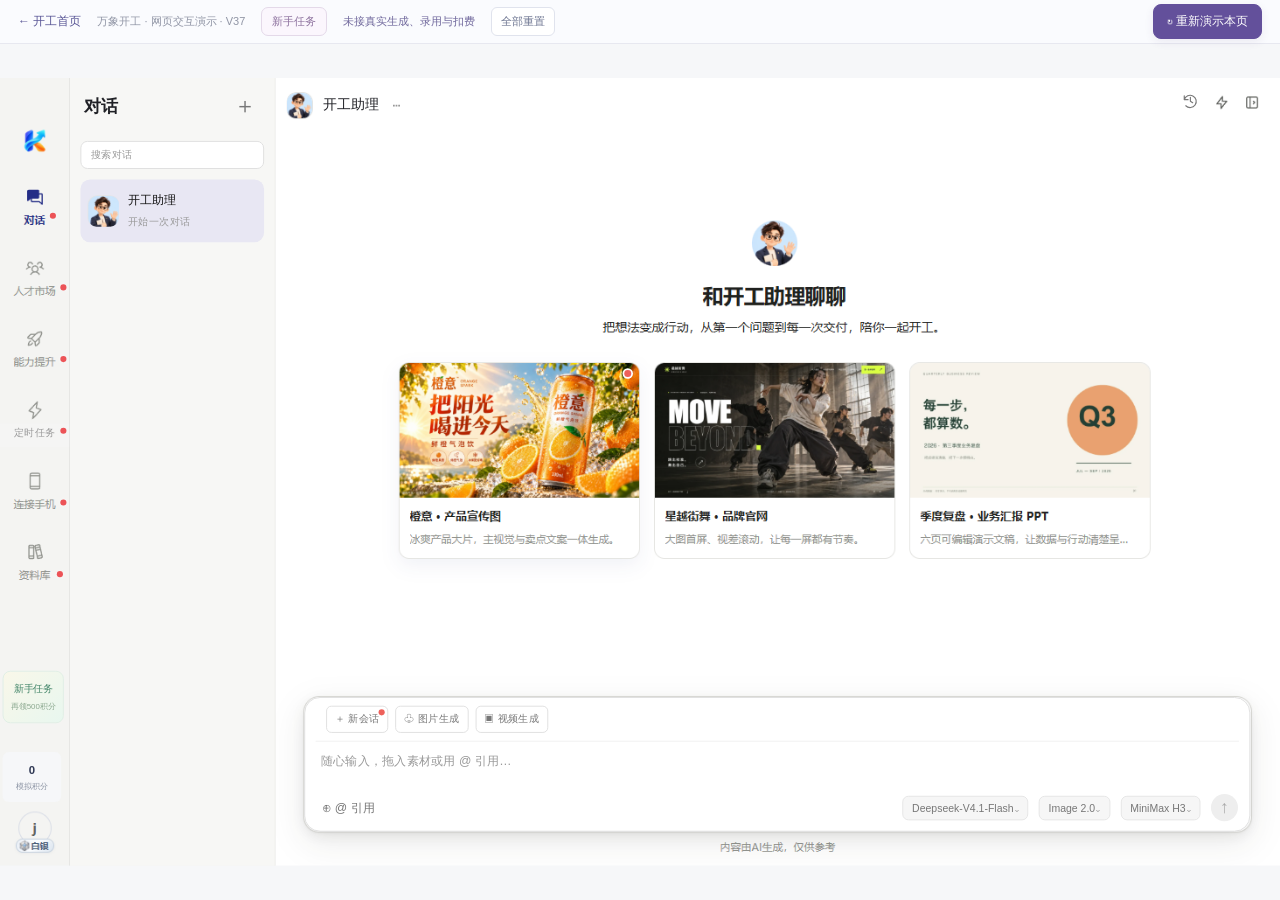
<file: kaigong.html>
<!doctype html>
<html lang="zh-CN"><head><meta charset="utf-8"><meta name="viewport" content="width=device-width, initial-scale=1">
<meta http-equiv="Content-Security-Policy" content="default-src 'none'; img-src 'self' data:; style-src 'self' 'unsafe-inline'; script-src 'self' 'unsafe-inline'; connect-src 'none'; form-action 'none'; base-uri 'none'">
<meta name="wx-demo-build" content="37"><meta http-equiv="Cache-Control" content="no-cache, no-store, must-revalidate"><meta http-equiv="Pragma" content="no-cache"><meta http-equiv="Expires" content="0">
<script>/* Preserve every route flag and browser draft when opening a previous demo link. */
(function(){var u=new URL(location.href);if(u.searchParams.get('v')!=='37'){u.searchParams.set('v','37');location.replace(u.href)}})();</script>
<title>万象开工 · 分页面功能介绍</title>
<style>
*{box-sizing:border-box}html,body{margin:0;width:100%;height:100%;overflow:hidden;background:#f6f7f9;font-family:"Microsoft YaHei",sans-serif;color:#202126}
#viewport{position:absolute;inset:0;overflow:auto}#stage{position:absolute;width:1464px;height:901px;transform-origin:0 0;background:#fff;overflow:hidden}
#screen{display:block;width:1464px;height:901px;user-select:none;pointer-events:none}#hotspots{position:absolute;inset:0}
.hot{position:absolute;padding:0;border:0;border-radius:6px;background:transparent;cursor:pointer;color:transparent;font:inherit}
.hot:hover{background:rgba(39,40,139,.045)}.hot:focus-visible{outline:2px solid #4e4bc3;outline-offset:-2px;background:rgba(39,40,139,.07)}
.hot.spotlight{outline:1px dashed #6a65cf;background:#6155df14}
.edit{position:absolute;resize:none;outline:0;background:#fff;border:0;font:14px/1.6 "Microsoft YaHei",sans-serif;color:#30323a;padding:5px 6px}
.edit::placeholder{color:#999fa5;font-size:13px}.search{border:0;border-radius:7px;background:#fefefe;padding:5px 9px;font-size:12px}
#toast{position:fixed;left:50%;bottom:26px;transform:translateX(-50%);background:#272735;color:#fff;padding:12px 20px;border-radius:10px;font-size:13px;box-shadow:0 6px 28px #0002;z-index:20;max-width:90vw;pointer-events:none;opacity:0;transition:opacity .15s}#toast.show{opacity:1}
#guide{position:fixed;inset:0;background:#181a234d;z-index:30;display:none;align-items:center;justify-content:center;backdrop-filter:blur(5px)}#guide.open{display:flex}
.guide-card{width:min(690px,92vw);max-height:90vh;overflow:auto;background:#fff;border-radius:18px;padding:25px;box-shadow:0 24px 100px #0003}.guide-card h2{margin:0 0 10px;font-size:20px}.guide-card p{font-size:13px;color:#777;line-height:1.8}.guide-card header{display:flex;justify-content:space-between;align-items:start}.guide-card button{cursor:pointer;border:1px solid #e1e1e9;background:#fff;color:#29298a;border-radius:8px;padding:9px 12px}.guide-grid{display:grid;grid-template-columns:repeat(3,1fr);gap:9px;margin-top:18px}.guide-card footer{display:flex;gap:8px;margin-top:20px}
.mock-field{position:absolute;background:white;border:1px solid #e2e3e8;border-radius:6px;color:#34343b;font-size:13px;padding:6px;outline:0}
input[type=range]{appearance:none;-webkit-appearance:none;height:22px;margin:0;background:white;cursor:pointer;outline:0}input[type=range]::-webkit-slider-runnable-track{height:4px;background:#f1f1f1;border-radius:4px}input[type=range]::-webkit-slider-thumb{appearance:none;-webkit-appearance:none;width:14px;height:14px;margin-top:-5px;background:#fff;border:2px solid #aaa7d5;border-radius:50%}input[type=range]:focus-visible{outline:1px solid #aaa7d5;border-radius:5px}
@media(prefers-reduced-motion:reduce){*{transition:none!important}}
.extra-ui{position:absolute}#at-menu{left:366px;top:533px;width:345px;border:1px solid #e6e4ec;background:white;border-radius:13px;box-shadow:0 12px 40px #16143b24;padding:12px;z-index:6}.at-header{font-size:12px;color:#9993a8;padding:4px 8px 10px}.at-row{display:block;border:0;background:white;font:13px "Microsoft YaHei",sans-serif;text-align:left;width:100%;padding:11px 9px;color:#363848;border-radius:7px;cursor:pointer}.at-row:hover{background:#f3f1fb}.at-row small{float:right;color:#a09cac;font-size:10px}.patch{position:absolute;pointer-events:none;overflow:hidden}.patch img{position:absolute;width:1464px;height:901px;max-width:none}
#first-exchange{position:absolute;left:430px;top:157px;width:875px;bottom:211px;background:white;z-index:8;padding:30px;display:none}#first-exchange.open{display:block}.my-message{margin-left:auto;max-width:590px;padding:17px 20px;color:white;background:#2c2b8c;border-radius:15px;font-size:14px;line-height:1.9}.assistant-message{margin-top:35px;padding:20px;background:#f6f6f8;border-radius:15px;font-size:14px;color:#5e6373;line-height:1.9}.assistant-message small{display:block;font-size:11px;color:#9b96ab;margin-bottom:8px}

#hint-layer{position:fixed;inset:0;pointer-events:none;z-index:38;display:none}#hint-layer.open{display:block}
#hint-focus{position:fixed;outline:2px solid #a99bdb;outline-offset:4px;border-radius:11px;pointer-events:none;box-shadow:none;background:transparent}
#hint-card{position:fixed;width:min(380px,calc(100vw - 32px));padding:21px 23px 18px;background:#fff;border:1px solid #c9c1e8;border-top:3px solid #8973cb;border-radius:15px;box-shadow:0 14px 46px #33265c26;color:#292536;pointer-events:auto}
#hint-card:before{content:'';position:absolute;width:10px;height:10px;background:#fff;border-top:1px solid #e9e6f2;border-left:1px solid #e9e6f2;left:var(--arrow-x,24px);top:-6px;transform:rotate(45deg)}#hint-card.above:before{top:auto;bottom:-6px;transform:rotate(225deg)}#hint-card.to-right:before{left:auto;right:-6px;top:var(--arrow-y,24px);bottom:auto;transform:rotate(135deg)}#hint-card.to-left:before{left:-6px;right:auto;top:var(--arrow-y,24px);bottom:auto;transform:rotate(-45deg)}
#hint-card header{display:flex;gap:12px;justify-content:space-between;align-items:center;margin-bottom:12px}#hint-card h2{font-size:18px;line-height:1.5;font-weight:600;margin:0}#hint-card h2:before{content:'✦';color:#8068c1;margin-right:9px}#hint-card p{margin:0;color:#626071;font-size:15px;line-height:1.85}#hint-card .hint-close{flex-shrink:0;border:0;background:transparent;color:#a29aad;font-size:24px;line-height:22px;cursor:pointer;padding:0 0 0 5px}#hint-card footer{display:flex;justify-content:flex-end;margin-top:17px}#hint-card .hint-ok{cursor:pointer;font:14px "Microsoft YaHei",sans-serif;border:0;border-radius:8px;background:#58449d;color:white;padding:9px 19px}#hint-card .hint-ok:hover{background:#493689}
#hint-entry{position:fixed;top:66px;right:26px;z-index:30;border:1px solid #ded7ef;border-radius:18px;background:#fff;color:#8a7ca4;font:12px "Microsoft YaHei",sans-serif;padding:7px 12px;cursor:pointer}#hint-entry:hover{color:#766c95;background:#faf9fd}
#hint-guide-settings{font-size:12px;color:#888;padding-top:10px;border-top:1px solid #eee;margin-top:15px;display:flex;gap:10px;align-items:center}#hint-guide-settings button{padding:6px 10px}

#hint-layer{position:fixed;inset:0;z-index:38;pointer-events:none}#hint-focus{outline:2px solid #e6e0ff;outline-offset:4px;box-shadow:0 0 0 6px #d5caff24;border-radius:11px;z-index:1}
.page-scrim{position:fixed;background:rgba(19,22,34,.46);backdrop-filter:blur(3px);-webkit-backdrop-filter:blur(3px);pointer-events:none}
#hint-card{width:min(400px,calc(100vw - 32px));padding:0;border:1px solid #e9e6f0;border-top:0;overflow:visible;border-radius:18px;background:#fff;box-shadow:0 18px 65px #0d0e2638;z-index:2}
#hint-card:before{border-color:#e9e6f0;width:12px;height:12px}#hint-card .page-guide-top{padding:17px 23px 14px;border-bottom:1px solid #f0edf5;display:flex;align-items:center;justify-content:space-between;color:#8c819e;font-size:12px;letter-spacing:.3px}#hint-card .page-guide-top b{font-weight:500;color:#8b80a2}
#hint-card .page-guide-body{padding:18px 23px 0}#hint-card header{margin-bottom:11px}#hint-card h2{font-size:19px;color:#2c253a;line-height:1.55}#hint-card h2:before{content:none}#hint-card p{font-size:15px;color:#646073;line-height:1.9}#hint-card .guide-note{font-size:11px;color:#aaa4b3;padding:12px 23px 0;line-height:1.6}
#hint-card footer{margin:0;padding:18px 23px 20px;display:flex;gap:8px;justify-content:flex-end;align-items:center}#hint-card .guide-skip{margin-right:auto;background:transparent;border:0;color:#a49aad;font:12px "Microsoft YaHei",sans-serif;cursor:pointer;padding:8px 0}#hint-card .guide-back{background:#fff;border:1px solid #e8e2f1;border-radius:8px;color:#8e7d9e;font:13px "Microsoft YaHei",sans-serif;cursor:pointer;padding:9px 12px}#hint-card .hint-ok{padding:10px 17px;background:#63509b;font-size:14px}#hint-card .guide-progress{height:3px;margin:0 23px 19px;background:#f0edf6;border-radius:4px;overflow:hidden}#hint-card .guide-progress i{display:block;height:100%;background:#aa94d4;border-radius:4px}
#hint-entry{color:#8a7c9d;border-color:#e4dfeb}
#hint-entry{border-radius:9px;padding:8px 13px;background:#fff;font-size:12px;box-shadow:0 2px 9px #251b3c09}
#hint-focus{transition:left .24s ease,top .24s ease,width .24s ease,height .24s ease}.page-scrim{transition:clip-path .24s ease}#hint-card{transition:left .2s ease,top .2s ease}
.nav-new-dot{position:absolute;left:57px;width:7px;height:7px;padding:0;border:0;border-radius:50%;background:#ec5357;box-shadow:0 0 0 2px #f5f5f4;z-index:28;cursor:pointer;transition:opacity .18s ease,transform .18s ease}.nav-new-dot.read{opacity:0;transform:scale(.3);pointer-events:none}
.agent-shade{position:absolute;inset:0;background:#19192745;backdrop-filter:blur(4px)}.agent-form{position:absolute;left:470px;top:190px;width:540px;background:white;border-radius:17px;border:1px solid #e9e6ee;box-shadow:0 20px 70px #15112725;padding:25px;color:#2f2c37}.agent-form header{display:flex;align-items:center;justify-content:space-between;margin-bottom:22px}.agent-form h2{font-size:20px;margin:0}.agent-form label{display:block;font-size:14px;margin:16px 0 8px}.agent-form input,.agent-form textarea{display:block;width:100%;padding:11px 12px;font:14px/1.7 "Microsoft YaHei",sans-serif;border:1px solid #dfdce8;border-radius:8px;resize:none;color:#3c3847;background:#fff;outline:0}.agent-form input:focus,.agent-form textarea:focus{border-color:#8b75bd;box-shadow:0 0 0 3px #8b75bd16}.agent-form textarea{height:112px}.agent-form p{font-size:12px;line-height:1.7;color:#9a93a5}.agent-form footer{display:flex;justify-content:flex-end;gap:10px;margin-top:24px}.agent-form button{cursor:pointer;border:1px solid #e6e1ed;border-radius:8px;background:#fff;padding:10px 16px;color:#80758d;font:14px "Microsoft YaHei",sans-serif}.agent-form button.primary{background:#63509b;color:white;border-color:#63509b}.agent-form button.x{border:0;background:none;font-size:24px;padding:0;color:#aaa}
.agent-intro{position:absolute;left:315px;top:56px;width:1149px;height:647px;background:white;display:flex;align-items:center;flex-direction:column;padding-top:150px}.agent-initial{display:grid;place-items:center;width:58px;height:58px;border-radius:18px;background:#eee8f7;color:#705997;font-size:25px}.agent-intro h2{font-size:24px;margin:18px 0 12px}.agent-intro p{font-size:14px;color:#91889d;max-width:500px;text-align:center;line-height:1.9}.agent-header{position:absolute;left:330px;top:9px;height:41px;min-width:220px;background:white;display:flex;align-items:center;gap:10px;font-weight:600;font-size:16px}.agent-header .agent-initial{width:33px;height:33px;font-size:15px;border-radius:10px}
@media(prefers-reduced-motion:reduce){#hint-focus,.page-scrim,#hint-card,.nav-new-dot{transition:none!important}}

#load-note{position:fixed;inset:0;z-index:60;background:#f8f8fb;display:flex;align-items:center;justify-content:center;flex-direction:column;gap:12px;font:14px "Microsoft YaHei",sans-serif;color:#847a98}#load-note[hidden]{display:none}#load-note strong{font-size:19px;color:#4e435d}#load-note button{padding:8px 16px;background:#65509c;color:white;border:0;border-radius:8px;cursor:pointer}#load-note small{max-width:420px;line-height:1.8;text-align:center;padding:0 20px;color:#a49bad}

#hint-card{transition:none}
#viewport{top:44px}.suite-bar{position:fixed;inset:0 0 auto;height:44px;z-index:35;background:#fafbfe;border-bottom:1px solid #e7e8f0;display:flex;align-items:center;justify-content:space-between;padding:0 18px;gap:16px;font:12px "Microsoft YaHei",sans-serif;color:#9095a5}.suite-bar a{color:#5a5796;text-decoration:none;white-space:nowrap}.suite-bar span{font-size:11px}.suite-bar .suite-draft{color:#71699d;font-size:11px;overflow:hidden;text-overflow:ellipsis;white-space:nowrap;max-width:35vw}
#load-note{top:44px}.keyboard-help{font-size:10px;color:#aaa4b3;padding:0 23px 12px}.keyboard-help kbd{font-family:inherit;border:1px solid #e7e2ee;border-radius:3px;padding:0 4px}
@media(max-width:650px){.suite-bar{padding:0 12px;gap:10px;font-size:11px}.suite-bar span{display:none}.suite-bar .suite-draft{max-width:50vw;font-size:10px}#hint-card p{font-size:15px}#hint-card{max-height:calc(100dvh - 32px);overflow:auto}.keyboard-help{display:none}}

.suite-bar #hint-entry{position:static!important;top:auto!important;left:auto!important;right:auto!important;margin-left:auto;flex-shrink:0;border:1px solid #63509b;background:#63509b;color:white;border-radius:8px;padding:8px 13px;font-size:12px;box-shadow:0 3px 10px #43326b15}.suite-bar #hint-entry:hover{background:#514084;color:white}
@media(max-width:650px){.suite-bar .suite-draft{display:none}.suite-bar #hint-entry{font-size:11px;padding:7px 11px}.suite-bar{gap:8px}}

#campaign-nav{border:1px solid #e4d9e9;background:#fbf6fd;padding:6px 10px;border-radius:7px;color:#8d719e;font-size:11px;white-space:nowrap}@media(max-width:650px){#campaign-nav{font-size:10px;padding:6px 8px}.suite-bar{gap:6px}}
</style><link rel="stylesheet" href="assets/activity/reminders.css?v=37"><link rel="stylesheet" href="assets/activity/demo-controls.css?v=37"><link rel="stylesheet" href="assets/kaigong/onboarding-v22.css?v=37"><link rel="stylesheet" href="assets/kaigong/guide-polish.css?v=37"><link rel="stylesheet" href="assets/kaigong/scheduled-phone.css?v=37"><link rel="stylesheet" href="assets/kaigong/activity-links.css?v=37"><link rel="stylesheet" href="assets/kaigong/market-v25.css?v=37"><link rel="stylesheet" href="assets/kaigong/real-profiles-v27.css?v=37"><link rel="stylesheet" href="assets/activity/starter-panel.css?v=37"><link rel="stylesheet" href="assets/activity/standalone-v28.css?v=37"><link rel="stylesheet" href="assets/kaigong/short-intro-v29.css?v=37"><link rel="stylesheet" href="assets/activity/theme-v30.css?v=37"><link rel="stylesheet" href="assets/kaigong/files-hints-v34.css?v=37"><link rel="stylesheet" href="assets/kaigong/control-teaching-v37.css?v=37"></head><body>
<div id="load-note" role="status"><strong>万象开工</strong><span id="load-label">正在载入演示界面…</span><small id="load-help">首次访问需要下载当前页面图片。</small><button id="load-retry" type="button" hidden>重新加载</button></div><noscript>请允许浏览器运行 JavaScript，以打开此交互演示。</noscript>
<header class="suite-bar"><a id="back-portal" href="kaigong.html">← 开工首页</a><span>万象开工 · 网页交互演示 · V37</span><a href="activity.html" id="campaign-nav">新手任务</a><small class="suite-draft" id="suite-draft">未接真实生成、录用与扣费</small></header><main id="viewport" aria-label="万象开工界面演示"><div id="stage"><img id="screen" alt=""><div id="hotspots"></div></div></main>
<div id="toast" role="status" aria-live="polite"></div>
<div id="guide" role="dialog" aria-modal="true" aria-labelledby="guide-title"><section class="guide-card"><header><h2 id="guide-title">万象开工 · 界面复刻</h2><button id="guide-close" aria-label="关闭页面导航">✕</button></header><p>按照提供的界面截图制作的本地界面演示。页面切换和弹窗可点；不连接 AI、账号、支付、文件系统或第三方应用。积分、记录、连接状态均为截图示例。</p><div id="guide-grid" class="guide-grid"></div><footer><button id="size-toggle">原始尺寸 / 适应窗口</button><button id="hints-toggle">显示 / 隐藏点击区域</button></footer><p>F1：页面导航　Esc：关闭弹窗　Alt + ←：返回　Ctrl + Enter：演示发送</p></section></div>
<script src="assets/activity/campaign.js?v=37"></script><script>
const screens={"chat":{"title":"对话","image":"assets/kaigong/screens/chat.png"},"market":{"title":"人才市场","image":"assets/kaigong/screens/market.png"},"skills":{"title":"能力提升","image":"assets/kaigong/screens/skills.png"},"automation":{"title":"自动化","image":"assets/kaigong/screens/automation.png"},"phone":{"title":"链接手机","image":"assets/kaigong/screens/phone.png"},"files":{"title":"资料库 · 对话产物","image":"assets/kaigong/screens/files.png"},"points":{"title":"积分记录","image":"assets/kaigong/screens/points.png"},"knowledge":{"title":"资料库 · 知识库","image":"assets/kaigong/screens/knowledge.png"},"authorize":{"title":"本地文档授权窗口","image":"assets/kaigong/screens/authorize.png"},"model-text":{"title":"文本模型","image":"assets/kaigong/screens/model-text.png"},"model-image":{"title":"图片模型","image":"assets/kaigong/screens/model-image.png"},"model-video":{"title":"视频模型","image":"assets/kaigong/screens/model-video.png"},"model-music":{"title":"音乐模型","image":"assets/kaigong/screens/model-music.png"},"model-speech":{"title":"语音合成模型及设置","image":"assets/kaigong/screens/model-speech.png"},"reference":{"title":"视频参考方式","image":"assets/kaigong/screens/reference.png"},"video-settings":{"title":"视频生成设置","image":"assets/kaigong/screens/video-settings.png"},"duration":{"title":"视频生成时长","image":"assets/kaigong/screens/duration.png"},"case-preview":{"title":"橙意案例 · 做同款","image":"assets/kaigong/screens/case-preview.png"},"case-filled":{"title":"做同款 · 提示词已填入","image":"assets/kaigong/screens/case-filled.png"},"add-menu":{"title":"创建项目及添加数字员工","image":"assets/kaigong/screens/add-menu.png"},"project-create":{"title":"创建项目","image":"assets/kaigong/screens/project-create.png"},"project":{"title":"项目工作区","image":"assets/kaigong/screens/project.png"},"employee":{"title":"数字员工档案","image":"assets/kaigong/screens/employee.png"},"employee-cases":{"title":"数字员工案例","image":"assets/kaigong/screens/employee-cases.png"},"hire":{"title":"录用意向书","image":"assets/kaigong/screens/hire.png"},"hired":{"title":"入职确认书","image":"assets/kaigong/screens/hired.png"},"employee-chat":{"title":"和数字员工对话","image":"assets/kaigong/screens/employee-chat.png"},"auto-create":{"title":"对话创建自动化","image":"assets/kaigong/screens/auto-create.png"},"auto-thinking":{"title":"自动化需求理解","image":"assets/kaigong/screens/auto-thinking.png"},"auto-draft":{"title":"确认自动化草稿","image":"assets/kaigong/screens/auto-draft.png"},"auto-done":{"title":"自动化创建演示","image":"assets/kaigong/screens/auto-done.png"},"auto-task":{"title":"自动化任务详情","image":"assets/kaigong/screens/auto-task.png"}};
const W=1464,H=901,stage=document.getElementById('stage'),hotspots=document.getElementById('hotspots'),screen=document.getElementById('screen'),guide=document.getElementById('guide');

const loadNote=document.getElementById('load-note'),loadLabel=document.getElementById('load-label'),loadHelp=document.getElementById('load-help'),loadRetry=document.getElementById('load-retry');
function imageReady(){if(screen.complete&&screen.naturalWidth>0){loadNote.hidden=true;loadRetry.hidden=true}}
screen.addEventListener('load',imageReady);screen.addEventListener('error',()=>{loadNote.hidden=false;loadLabel.textContent='界面图片暂时没有载入';loadHelp.textContent='请确认 assets 文件夹已和 index.html 一起上传到同一个仓库目录，然后重试。';loadRetry.hidden=false});loadRetry.onclick=()=>location.reload();
setTimeout(()=>{if(!loadNote.hidden){loadHelp.textContent='如果长时间停留，请检查网络，并确认已上传 assets 文件夹。';loadRetry.hidden=false}},12000);
window.addEventListener('error',e=>{if(e.message){loadNote.hidden=false;loadLabel.textContent='演示程序暂时未能启动';loadHelp.textContent='请刷新页面。若仍失败，请把此页面截图发给技术检查。';loadRetry.hidden=false}});

const APP_DRAFT='wx-unified-kaigong-draft-v1',APP_HANDOFF='wx-unified-handoff-v1';
function getStored(key){try{return JSON.parse(localStorage.getItem(key))}catch{return null}}
function readHandoffPayload(){try{const raw=new URLSearchParams(location.hash.slice(1)).get('handoff');if(!raw)return null;const data=JSON.parse(raw);try{window.history.replaceState(null,'',location.pathname+location.search)}catch{}return data}catch{return null}}
const incoming=readHandoffPayload()||getStored(APP_HANDOFF);let incomingDraft=incoming&&typeof incoming.draft==='string'?incoming.draft:'';
let savedAppDraft=getStored(APP_DRAFT);savedAppDraft=typeof savedAppDraft==='string'?savedAppDraft:'';
function storeDraft(){if(WxCampaign.resetting)return;try{localStorage.setItem(APP_DRAFT,JSON.stringify(draft))}catch{}}
try{localStorage.removeItem(APP_HANDOFF)}catch{}

let current='chat',history=[],returnPage='files',fullSize=false,hints=false,toastTimer,draft=incomingDraft||savedAppDraft,mode='chat',selected={text:'Deepseek-V4.1-Flash',image:'Image 2.0',video:'MiniMax H3',music:'MiniMax Music 3.0',speech:'MiniMax Speech 2.8 HD'};
const chatStates=['chat','model-text','model-image','model-video','model-music','model-speech','reference','video-settings','duration'];
function fit(){const v=document.getElementById('viewport'),scale=fullSize?1:Math.min(v.clientWidth/W,v.clientHeight/H);stage.style.transform=`scale(${scale})`;stage.style.left=Math.max(0,(v.clientWidth-W*scale)/2)+'px';stage.style.top=Math.max(0,(v.clientHeight-H*scale)/2)+'px'}
addEventListener('resize',fit);
function toast(msg='此功能仅作界面演示，未连接实际服务。'){const t=document.getElementById('toast');t.textContent=msg;t.classList.add('show');clearTimeout(toastTimer);toastTimer=setTimeout(()=>t.classList.remove('show'),2600)}
function show(key,push=true){if(typeof pageGuide!=='undefined'&&!pageGuide&&!internalGuideChange){if(key==='hired')WxCampaign.record('hired');if(key==='agent-created')WxCampaign.record('created');}storeDraft();if(!screens[key])return;if(current==='points'&&key==='points')return;if(key==='points'&&current!=='points')returnPage=current;if(push&&key!==current)history.push(current);current=key;screen.src=screens[key].image;screen.alt=screens[key].title+'，静态演示界面';document.title=screens[key].title+' · 万象开工界面演示';hotspots.replaceChildren();render();fit()}
function back(){if(history.length)show(history.pop(),false);else show('chat',false)}
function spot(label,x,y,w,h,fn){const b=document.createElement('button');b.className='hot'+(hints?' spotlight':'');b.setAttribute('aria-label',label);b.title=label;b.style.cssText=`left:${x}px;top:${y}px;width:${w}px;height:${h}px`;b.onclick=fn||(()=>toast());hotspots.append(b);return b}
function field(label,x,y,w,h,placeholder,cls='edit',value=''){const e=document.createElement('textarea');e.className=cls;e.setAttribute('aria-label',label);e.placeholder=placeholder;e.style.cssText=`left:${x}px;top:${y}px;width:${w}px;height:${h}px`;e.value=value;hotspots.append(e);return e}
function nav(){[['对话',114,'chat'],['人才市场',196,'market'],['能力提升',278,'skills'],['定时任务',360,'automation'],['链接手机',442,'phone'],['资料库',524,'files']].forEach(([label,y,key])=>spot(label,4,y,71,66,()=>show(key)));spot('积分记录',7,779,64,49,()=>show('points'));spot('个人资料',14,835,49,56)}
function closeOutside(x,y,w,h,target){spot('关闭弹窗（上方）',80,0,1384,y,()=>show(target));spot('关闭弹窗（左侧）',80,y,Math.max(0,x-80),h,()=>show(target));spot('关闭弹窗（右侧）',x+w,y,1464-x-w,h,()=>show(target));spot('关闭弹窗（下方）',80,y+h,1384,901-y-h,()=>show(target))}
function render(){
if(current==='points'){
closeOutside(172,68,1120,765,returnPage);spot('关闭积分记录',1226,85,42,42,()=>show(returnPage));spot('刷新积分记录',1198,282,67,35,()=>toast('这是截图中的示例积分记录，不查询实际账户。'));spot('积分记录时间范围',1078,282,111,34);spot('每页条数',879,782,116,33);for(let i=0;i<6;i++)spot('分页 '+(i+1),1008+i*37,782,33,33);return;
}
if(current==='authorize'){
closeOutside(548,343,352,122,'knowledge');spot('关闭授权窗口',865,344,33,29,()=>show('knowledge'));spot('选择文件夹（演示）',618,429,94,26,()=>toast('界面演示：不会打开文件夹，也不会授权读取文件。'));spot('选择文件（演示）',720,429,94,26,()=>toast('界面演示：不会选择或读取本地文件。'));spot('取消授权',821,429,67,26,()=>show('knowledge'));return;
}
nav();
if(chatStates.includes(current)){
spot('新建对话',268,14,30,31,()=>{draft='';mode='chat';show('chat');toast('已回到空白对话演示。')});
const search=field('搜索对话',96,71,201,24,'搜索对话','edit search');search.oninput=()=>{};
[['口播剪辑助手',121],['漫剧编剧与分镜导演',195],['开工助理',269],['抖音一键发布',343],['小红书一键发布',417]].forEach(([name,y])=>spot(name,94,y,206,64,()=>name==='开工助理'?show('chat'):toast(name+'：此处仅展示对话入口。')));
spot('开工助理更多选项',448,12,35,35);spot('自动化入口',1380,12,33,34,()=>show('automation'));spot('侧栏面板',1420,12,32,34);
if(current.startsWith('model-')){
closeOutside(1024,442,360,367,'chat');
['text','image','video','music','speech'].forEach((type,i)=>spot('模型分类 '+['文本','图片','视频','音乐','语音合成'][i],1035+i*68,453,67,34,()=>show('model-'+type)));
const type=current.slice(6),names={text:['Qwen3.8-Flash','Qwen3.8-Max','Qwen3.7-Plus','Deepseek-V4.1-Flash','Deepseek-V4-Pro','GLM-5.3','GLM-5.2','GLM-5.1','Kimi-K3','Kimi-K2.7-Code'],image:['Image 2.0','Seedream 5.0'],video:['MiniMax H3','Seedance 2.5','Seedance 2.0','Seedance 2.0 Fast','Seedance 2.0 Mini'],music:['MiniMax Music 3.0','MiniMax Music 2.6','MiniMax Music Cover'],speech:['MiniMax Speech 2.8 HD','MiniMax Speech 2.8 Turbo']}[type];
names.forEach((name,i)=>spot('选择 '+name,1038,496+i*(type==='music'||type==='speech'?50:32),328,type==='music'||type==='speech'?49:32,()=>{selected[type]=name;show('chat');toast('演示选择：'+name+'，未调用模型。')}));
if(type==='speech'){spot('语音音色',738,577,257,34);for(const [label,y]of[['语速',681],['音量',761]]){const range=document.createElement('input');range.type='range';range.min=label==='语速'?'0.5':'0.1';range.max=label==='语速'?'2':'10';range.step='0.1';range.value='1';range.setAttribute('aria-label',label);range.style.cssText=`position:absolute;left:745px;top:${y}px;width:250px;accent-color:#aaa7d5`;range.onchange=()=>toast(label+' '+range.value+'×（演示）');hotspots.append(range)}}
}else if(current==='reference'){
closeOutside(883,583,247,226,'chat');spot('全能参考',900,604,211,73,()=>{show('chat');toast('已选择全能参考（演示）。')});spot('首尾帧',900,686,211,56,()=>{show('chat');toast('已选择首尾帧（演示）。')});
}else if(current==='video-settings'){
closeOutside(738,433,419,376,'chat');['智能','21:9','16:9','4:3','1:1','3:4','9:16'].forEach((s,i)=>spot('视频比例 '+s,757+i*54,516,51,58,()=>toast('演示选择比例 '+s)));spot('分辨率 768P',754,623,192,38,()=>toast('演示选择 768P'));spot('分辨率 2K',950,623,188,38,()=>toast('演示选择 2K'));spot('生成音频',1121,684,22,22);spot('添加水印',1121,724,22,22);
}else if(current==='duration'){
closeOutside(828,652,350,157,'chat');const r=document.createElement('input');r.type='range';r.min='4';r.max='15';r.value='5';r.setAttribute('aria-label','视频生成时长');r.style.cssText='position:absolute;left:847px;top:705px;width:245px;accent-color:#2c2b8b';const label=document.createElement('output');label.style.cssText='position:absolute;left:1113px;top:697px;width:48px;height:38px;background:#f5f5f5;border-radius:8px;text-align:center;padding-top:10px;font-size:13px';label.textContent='5 s';r.oninput=()=>label.textContent=r.value+' s';hotspots.append(r,label);
}
// Composer remains a real editable HTML field; the screen underneath preserves reference typography and artwork.
const input=field('对话输入',361,770,current==='chat'?1044:(current==='model-speech'||['reference','video-settings','duration'].includes(current)?350:650),43,'随心输入，拖入素材或用 @ 引用...','edit',draft);input.oninput=()=>draft=input.value;input.onkeydown=e=>{if(e.ctrlKey&&e.key==='Enter'){e.preventDefault();toast('界面演示：不会发送消息或调用 AI。')}};
spot('新会话',360,716,74,33,()=>{draft='';show('chat')});spot('图片生成',443,716,87,33,()=>{mode='image';show('model-image')});spot('视频生成',536,716,88,33,()=>{mode='video';show('reference')});spot('添加素材',360,822,34,32,()=>toast('演示入口：未上传、读取任何素材。'));spot('发送消息（演示）',1384,819,37,36,()=>toast('界面演示：不会发送消息或调用 AI。'));
spot('文本模型选择',984,820,153,34,()=>show('model-text'));spot('图片模型选择',1143,820,112,34,()=>show('model-image'));spot('视频模型选择',1260,820,123,34,()=>show('model-video'));
if(['reference','video-settings','duration'].includes(current)||mode==='video'){spot('视频生成设置',738,821,84,33,()=>show('video-settings'));spot('视频生成时长',827,821,50,33,()=>show('duration'));spot('视频参考方式',882,821,99,33,()=>show('reference'))}
if(current==='chat'){[['橙意 · 产品宣传图',457],['星越街舞 · 品牌官网',748],['季度复盘 · 业务汇报 PPT',1040]].forEach(([name,x])=>spot(name,x,325,275,225,()=>toast(name+'：案例卡片演示，未执行生成。')))}
return;
}
if(current==='market'){
const s=field('搜索人才',1206,17,234,25,'寻找你的下一位搭档','edit search');s.oninput=()=>{};
['全部','自媒体创作','电商设计','职场效率','投资理财','技术开发','文字创作','自动化','OPC一人公司','其他'].forEach((t,i)=>spot('人才分类 '+t,96+i*96,65,i===0?58:90,40,()=>toast('人才分类：'+t+'（静态演示）')));
for(let row=0;row<4;row++)for(let col=0;col<3;col++)spot('录用数字员工 '+(row*3+col+1),467+col*452,265+row*201,50,34,()=>toast('录用功能仅作展示，未添加实际数字员工。'));spot('只看已录用',1347,72,94,29);return;
}
if(current==='skills'){
spot('三方应用',96,65,86,40);spot('为AI补充技能',198,65,111,40);spot('自定义接入',1224,69,115,32);spot('重新检测',1347,69,100,32);
for(let i=0;i<4;i++){spot('添加应用 '+(i+1),369+i*342,150,34,34);spot('查看应用详情 '+(i+1),231+i*342,234,65,23);spot('配置应用 '+(i+1),344+i*342,228,57,31)}spot('ChatCut 查看配置',239,398,65,24);spot('ChatCut 管理',344,394,58,32);return;
}
if(current==='automation'){
spot('新建自动化',240,12,103,33);spot('任务',386,9,91,37);spot('执行记录及产出',477,9,147,37);spot('自动化任务详情',383,78,552,114,()=>toast('当前为示例任务详情。'));spot('启用自动化',883,96,35,26);spot('对话调整',984,847,101,42,()=>show('chat'));spot('立即运行',1300,847,104,43,()=>toast('这是静态任务演示，不会运行自动化。'));spot('删除自动化',1411,848,33,42);return;
}
if(current==='phone'){
spot('关联飞书',635,255,108,43,()=>toast('关联飞书仅作展示，不生成登录二维码。'));spot('解除微信关联',1386,202,43,23,()=>toast('截图中的连接状态为示例，不会修改关联。'));spot('换绑微信账号',1316,263,113,30,()=>toast('换绑入口仅作演示，不访问微信。'));return;
}
if(current==='files'||current==='knowledge'){
spot('对话产物',95,109,126,35,()=>show('files'));spot('知识库',220,109,123,35,()=>show('knowledge'));spot('开工助理资料',98,304,242,33);spot('漫剧数字员工资料',98,344,242,33);spot('口播数字员工资料',98,384,242,33);spot('抖音数字员工资料',98,424,242,33);spot('小红书数字员工资料',98,464,242,33);
if(current==='files'){for(let row=0;row<8;row++)for(let col=0;col<3;col++)spot('查看示例资料 '+(row*3+col+1),372+col*361,68+row*103,350,92,()=>toast('该文件是截图中的示例，不打开本地文件。'))}
else{spot('授权本地文档',847,493,131,40,()=>show('authorize'));spot('顶部授权本地文档',1318,11,124,35,()=>show('authorize'));spot('文档分类',385,74,81,33);spot('图片分类',466,74,82,33);spot('启用知识库引擎',312,818,31,23)}
}
}
document.getElementById('guide-close').onclick=()=>guide.classList.remove('open');guide.onclick=e=>{if(e.target===guide)guide.classList.remove('open')};
for(const [key,value]of Object.entries(screens)){const b=document.createElement('button');b.textContent=value.title;b.onclick=()=>{show(key);guide.classList.remove('open')};document.getElementById('guide-grid').append(b)}
document.getElementById('size-toggle').onclick=()=>{fullSize=!fullSize;fit()};document.getElementById('hints-toggle').onclick=()=>{hints=!hints;show(current,false);guide.classList.remove('open')};
addEventListener('keydown',e=>{if(e.key==='F1'){e.preventDefault();guide.classList.toggle('open')}if(e.key==='Escape'){if(guide.classList.contains('open'))guide.classList.remove('open');else if(current==='points')show(returnPage);else if(current==='authorize')show('knowledge');else if(chatStates.includes(current)&&current!=='chat')show('chat')}if(e.altKey&&e.key==='ArrowLeft'){e.preventDefault();back()}});
addEventListener('dragover',e=>e.preventDefault());addEventListener('drop',e=>{e.preventDefault();toast('这是界面演示，不会读取或上传拖入的文件。')});
const originalRender=render;
function reroute(label,fn){const b=Array.from(hotspots.querySelectorAll('button')).find(b=>b.getAttribute('aria-label')===label);if(b)b.onclick=fn}
function blankPatch(source,x,y,w,h,blur=false){const p=document.createElement('div');p.className='patch';p.style.cssText=`left:${x}px;top:${y}px;width:${w}px;height:${h}px`;const im=document.createElement('img');im.src=screens[source].image;im.style.cssText=`left:-${x}px;top:-${y}px;${blur?'filter:blur(4px) brightness(.8)':''}`;p.append(im);hotspots.append(p)}
const firstLine='你好，帮我梳理今天要完成的工作，先问我三个必要的问题。';
const casePrompt='请帮我做一张产品宣传图。参考「橙意」案例的清爽配色、产品主视觉和醒目标题，但内容换成我的产品。\n\n产品名称：【填写你的产品】\n核心卖点：【填写真实卖点】\n用途与比例：【填写发布渠道及画面比例】\n品牌风格：【填写颜色、风格或参考素材】\n\n缺少必要信息时，先向我提问；确认后再生成。';
let atOpen=false;
function sampleInput(x=361,y=770,w=1044,h=43,value=draft,placeholder='随心输入，拖入素材或用 @ 引用...'){
const input=field('对话输入',x,y,w,h,placeholder,'edit',value);input.oninput=()=>{draft=input.value;if(input.value.endsWith('@')&&!atOpen){atOpen=true;atMenu()}};
input.onkeydown=e=>{if(e.ctrlKey&&e.key==='Enter'){e.preventDefault();sendDemo()}};return input}
function atMenu(){document.getElementById('at-menu')?.remove();const menu=document.createElement('div');menu.id='at-menu';menu.className='extra-ui';menu.innerHTML='<div class="at-header">引用资料 · 方案示意</div>';for(const name of ['产品介绍.pdf','品牌素材.png','活动方案.docx']){const b=document.createElement('button');b.className='at-row';b.innerHTML=name+'<small>示例资料</small>';b.onclick=()=>{draft='@'+name+' 参考这份资料，帮我写一段宣传文案。';atOpen=false;show('chat');toast('已插入示例引用，未读取实际文件。')};menu.append(b)}hotspots.append(menu)}
function extraPage(){
if(['case-preview','project-create','employee','employee-cases','hire','hired','auto-create','auto-thinking','auto-draft','auto-done'].includes(current)){
 const bounds={ 'case-preview':[142,56,1180,789,'chat'],'project-create':[477,324,510,253,'chat'],employee:[202,71,1060,760,'market'],'employee-cases':[202,71,1060,760,'market'],hire:[392,86,680,729,'employee-cases'],hired:[392,130,680,641,'market'],'auto-create':[352,125,760,651,'automation'],'auto-thinking':[352,125,760,651,'automation'],'auto-draft':[348,0,760,901,'automation'],'auto-done':[352,41,760,819,'auto-task']}[current];
 closeOutside(...bounds);
 if(current==='case-preview'){spot('关闭案例',1261,70,42,41,()=>show('chat'));spot('查看案例提示词',160,797,101,41,()=>toast('此示例复用排版与创作方向，内容以你的产品为准。'));spot('做同款',1204,798,101,39,()=>{draft=casePrompt;show('case-filled');toast('案例提示词已填入，修改后再发送。')})}
 if(current==='project-create'){spot('取消创建项目',818,520,52,43,()=>show('chat'));spot('关闭创建项目',929,343,39,35,()=>show('chat'));const name=field('项目名称',536,404,419,30,'输入项目名称','edit','我的第一个项目');spot('创建项目（演示）',878,520,87,43,()=>{show('project');toast('项目工作区仅作演示，未创建本地文件夹。')})}
 if(current==='employee'||current==='employee-cases'){spot('关闭数字员工档案',1206,88,33,34,()=>show('market'));spot('录用此数字员工',1148,783,88,36,()=>show('hire'));if(current==='employee'){spot('顶部录用',1063,214,165,40,()=>show('hire'));spot('浏览数字员工案例',231,616,993,154,()=>show('employee-cases'))}else spot('返回数字员工介绍',230,144,994,260,()=>show('employee'))}
 if(current==='hire'){spot('关闭录用意向书',1028,98,35,33,()=>show('employee-cases'));spot('独立工位',422,643,303,71,()=>toast('已选择独立工位（演示）。'));spot('加入项目',738,643,304,71,()=>toast('加入项目为演示入口，不修改实际项目。'));spot('确认录用（演示）',906,755,139,43,()=>show('hired'))}
 if(current==='hired'){blankPatch('market',1280,730,184,171,true);spot('关闭入职确认书',1028,141,35,33,()=>show('market'));spot('去对话',920,709,124,47,()=>show('employee-chat'))}
 if(current.startsWith('auto-')){
  const isDraft=current==='auto-draft',isDone=current==='auto-done';const yy=isDraft?665:isDone?620:536;
  if(!isDone){const input=sampleInput(isDraft?386:390,yy+9,630,44,'','例如：每天 09:00 整理待办，有重点时提醒我');spot('发送自动化需求（演示）',isDraft?1032:1038,yy+20,40,42,()=>{show('auto-draft');toast('已展示示例任务草稿，未创建真实自动化。')})}
  spot('关闭自动化窗口',isDraft?1050:1054,isDraft?19:isDone?58:141,35,35,()=>show('automation'));
  if(current==='auto-create'){spot('待办自动化示例',417,347,237,39,()=>show('auto-draft'));spot('周报自动化示例',661,347,275,39,()=>show('auto-draft'))}
  if(isDraft){spot('保存自动化（演示）',1004,849,79,42,()=>{show('auto-done');toast('仅展示保存后的画面，未创建或启用真实任务。')});spot('取消自动化',939,849,57,42,()=>show('automation'))}
  if(isDone){spot('查看任务',1007,536,68,32,()=>show('auto-task'));spot('完成自动化演示',1033,802,56,44,()=>show('auto-task'))}
 }
 return true;
}
if(['add-menu','project','employee-chat','case-filled'].includes(current)){
 nav();
 spot('创建项目或添加数字员工',268,14,30,31,()=>show('add-menu'));
 if(current==='add-menu'){spot('创建项目入口',76,66,213,54,()=>show('project-create'));spot('进入人才市场',76,126,213,53,()=>show('market'));spot('添加数字员工',76,186,213,53,()=>toast('此处是自定义数字员工入口，当前只作展示。'));spot('关闭添加菜单',315,55,1145,650,()=>show('chat'))}
 if(current==='employee-chat'){blankPatch('chat',1280,730,184,171);spot('数字员工案例：门店预约管理',456,336,275,225,()=>toast('数字员工案例展示；本次新手引导以开工助理的宣传图做同款为例。'))}
 if(current==='case-filled'){
  // Replace the captured third-party toast and long prompt with editable, product-neutral sample content.
  const clean=document.createElement('div');clean.className='extra-ui';clean.style.cssText='left:590px;top:0;width:292px;height:67px;background:white';hotspots.append(clean);
  sampleInput(361,636,1044,161,draft||casePrompt);spot('发送案例需求（演示）',1382,816,39,40,sendDemo);
 }else{sampleInput();spot('发送消息（演示）',1382,816,39,40,sendDemo)}
 spot('开工助理',94,current==='add-menu'?269:343,207,66,()=>show('chat'));spot('图片生成',444,current==='case-filled'?581:716,86,33,()=>show('model-image'));spot('视频生成',536,current==='case-filled'?581:716,88,33,()=>show('video-settings'));spot('文本模型选择',984,820,153,34,()=>show('model-text'));spot('图片模型选择',1143,820,112,34,()=>show('model-image'));spot('视频模型选择',1260,820,123,34,()=>show('model-video'));return true;
}
if(current==='auto-task'){nav();spot('新建自动化',240,12,103,33,()=>show('auto-create'));spot('对话调整',985,847,100,42,()=>show('auto-draft'));spot('立即运行（演示）',1300,847,104,43,()=>toast('不会运行真实任务或发送通知。'));spot('暂停自动化（演示）',880,95,42,29,()=>toast('只展示开关入口，不修改真实自动化。'));return true}
return false;
}
render=function(){if(!extraPage())originalRender();
 if(current==='chat'){
 reroute('新建对话',()=>show('add-menu'));reroute('橙意 · 产品宣传图',()=>show('case-preview'));reroute('发送消息（演示）',sendDemo);
 const inp=hotspots.querySelector('[aria-label="对话输入"]');if(inp){inp.oninput=()=>{draft=inp.value;if(inp.value.endsWith('@')&&!atOpen){atOpen=true;atMenu()}};inp.onkeydown=e=>{if(e.ctrlKey&&e.key==='Enter'){e.preventDefault();sendDemo()}}}
 if(atOpen)atMenu();
 }
 if(current==='market'){
 reroute('录用数字员工 1',()=>show('employee'));spot('查看高级开发工程师档案',111,141,337,114,()=>show('employee'));
 }
 if(current==='automation')reroute('新建自动化',()=>show('auto-create'));

};

// Contextual hints: one brief note for the feature being used, never a cross-page tour.

screens['agent-create']={title:'添加数字员工 · 方案演示',image:screens.chat.image};screens['agent-created']={title:'新数字员工对话 · 方案演示',image:screens.chat.image};
let customAgent={name:'我的数字员工',role:'帮助整理资料、分析数据和撰写报告；先确认任务目标，再整理结果与下一步建议。'};
function renderCustomAgent(){
 const requested=current;current='chat';const previousStateRenderer=baseAgentRender;previousStateRenderer();current=requested;
 if(requested==='agent-create'){
  const shade=document.createElement('div');shade.className='agent-shade';hotspots.append(shade);const form=document.createElement('section');form.className='agent-form';form.setAttribute('role','dialog');form.setAttribute('aria-label','添加数字员工（演示）');form.innerHTML='<header><h2>添加数字员工</h2><button type="button" class="x" aria-label="关闭创建数字员工">×</button></header><label for="agent-name">数字员工名称</label><input id="agent-name" maxlength="30" aria-label="数字员工名称"><label for="agent-role">职责与擅长的工作</label><textarea id="agent-role" aria-label="职责与擅长的工作"></textarea><p>此处为创建流程示意，字段以正式产品为准。不会创建真实数字员工。</p><footer><button type="button" id="agent-cancel">取消</button><button type="button" class="primary" id="agent-submit">创建并去对话</button></footer>';hotspots.append(form);form.querySelector('#agent-name').value=customAgent.name;form.querySelector('#agent-role').value=customAgent.role;form.querySelector('#agent-name').oninput=e=>customAgent.name=e.target.value;form.querySelector('#agent-role').oninput=e=>customAgent.role=e.target.value;form.querySelector('.x').onclick=form.querySelector('#agent-cancel').onclick=()=>show('chat');form.querySelector('#agent-submit').onclick=()=>{if(!customAgent.name.trim()){toast('先填写一个数字员工名称。');return}seenPages.add('createAgent');saveSeen();if(pageGuide==='createAgent')finishPageGuide(true);else show('agent-created');toast('已展示新数字员工对话界面，仅作创建演示。')};
 }else{
  const intro=document.createElement('div');intro.className='agent-intro';const icon=document.createElement('div');icon.className='agent-initial';icon.textContent=customAgent.name.trim().slice(0,1)||'新';const title=document.createElement('h2');title.textContent='和'+customAgent.name+'聊聊';const detail=document.createElement('p');detail.textContent=customAgent.role;const notice=document.createElement('p');notice.textContent='创建流程演示已完成。请在下方描述第一个任务。';intro.append(icon,title,detail,notice);hotspots.append(intro);const head=document.createElement('div');head.className='agent-header';head.append(icon.cloneNode(true),document.createTextNode(customAgent.name));hotspots.append(head);
 }
}
const baseAgentRender=render;render=function(){if(['agent-create','agent-created'].includes(current))renderCustomAgent();else baseAgentRender();if(current==='add-menu')reroute('添加数字员工',()=>show('agent-create'))};
// Each section has its own short walkthrough; a walkthrough never advances to the next section.
const pageGuides={
 chat:{name:'对话入门',finish:'case-filled',steps:[]},
 market:{name:'人才市场',finish:'employee-chat',steps:[
  {page:'market',title:'先找到适合这件事的搭档',text:'按任务挑选数字员工。点数字员工卡片可以查看详细档案，先了解它擅长什么，再决定是否录用。接下来用开发工程师演示一次。',rect:[96,130,438,187],side:'right'},
  {page:'employee',title:'看能力，也看看它做过的案例',text:'数字员工档案会介绍可交付的工作和示例作品。确认适合你的需求后，点击「录用」进入安排工位的步骤。',rect:[230,343,995,427],side:'above'},
  {page:'hire',title:'安排工位，确认录用',text:'独立工位适合一对一协作，也可以让数字员工加入项目。核对费用和工作安排，再确认录用。这里展示的是模拟流程。',rect:[422,642,620,155],side:'above'},
  {page:'hired',title:'到岗后，就可以开始交任务',text:'确认录用后，点「去对话」，直接说明任务、目标和要用的资料。接下来会停在这位数字员工的聊天输入框。',rect:[920,710,123,44],side:'above',cta:'去数字员工对话'},
 ]},
 skills:{name:'能力提升',finish:'skills',steps:[
  {page:'skills',title:'让数字员工连接你常用的工具',text:'飞书、企业微信等插件在这里接入。按页面提示完成配置与授权后，数字员工才能使用对应能力；需要更多工具时，也可以查看自定义接入。',rect:[96,130,1320,150],side:'below',cta:'我知道了'},
 ]},
 automation:{name:'自动化',finish:'auto-task',steps:[
  {page:'auto-create',title:'一句话，安排定时要做的事',text:'在「自动化」点击新建，选择交给哪位数字员工，再说清楚做什么、什么时候做。例如：「每天早上 9 点整理我的待办」。',rect:[375,534,714,72],side:'above'},
  {page:'auto-draft',title:'先看草稿，再决定是否生效',text:'数字员工会整理成任务草稿。检查执行时间、任务内容和通知渠道；确认无误再点「保存」。本演示不会创建真实任务。',rect:[414,465,669,175],side:'right'},
  {page:'auto-task',title:'保存后，在这里管理任务',text:'任务详情可以查看计划、内容和执行记录，也可以暂停或调整。接下来停在自动化页面，你可以继续体验。',rect:[983,80,450,487],side:'left',cta:'回到自动化'},
 ]},
 phone:{name:'链接手机',finish:'phone',steps:[
  {page:'phone',title:'先把微信关联上',text:'在「链接手机」里按页面提示关联微信。截图里的已连接状态只是示例，正式使用时以你自己的账号和实际连接提示为准。',rect:[776,64,664,252],side:'below'},
  {page:'phone',title:'手机派活，电脑执行，手机收结果',text:'关联后，可以从微信给数字员工安排任务，工作结果也能在手机查看。实际执行条件和通知方式，以连接页说明为准。',rect:[109,382,1325,478],side:'above',cta:'留在连接页面'},
 ]},
 files:{name:'资料库',finish:'knowledge',steps:[
  {page:'files',title:'先分清：对话产物和知识库',text:'「对话产物」按项目或数字员工查看生成的文件；「知识库」用于管理让数字员工参考的资料。生成的文件不代表已经自动加入知识库。',rect:[94,109,251,90],side:'right'},
  {page:'knowledge',title:'授权资料，再用 @ 指明参考内容',text:'知识库可通过「授权本地文档」选择文件或文件夹。对话时，用 @ 选择要引用的资料，再描述任务。原文件保留在本机。',rect:[846,492,132,42],side:'right',cta:'留在知识库'},
 ]},
 createAgent:{name:'创建数字员工',finish:'agent-created',steps:[
  {page:'add-menu',title:'从加号，添加自己的新数字员工',text:'点击对话列表旁的加号，再选「添加数字员工」。接下来可以说明数字员工叫什么、希望它负责什么工作。',rect:[77,185,212,55],side:'right'},
  {page:'agent-create',title:'名字和职责，写清楚就好',text:'给数字员工起一个好记的名字，再说明它擅长什么、主要交付什么。职责尽量具体，例如整理产品卖点、写宣传文案。',rect:[496,268,488,229],selector:'#agent-role',side:'left'},
  {page:'agent-create',title:'创建后，直接交第一件任务',text:'检查名称和职责，创建后就能进入它的对话。本页先模拟创建流程，正式产品的字段和权限以实际界面为准。',rect:[842,568,142,42],selector:'#agent-submit',side:'above',cta:'完成创建演示'},
 ]},
};
const entryGroups={chat:'chat',market:'market',skills:'skills',automation:'automation',phone:'phone',files:'files','agent-create':'createAgent'};
function groupFor(page){if(entryGroups[page])return entryGroups[page];if(page==='agent-created')return 'createAgent';if(['knowledge','authorize'].includes(page))return 'files';if(['employee','employee-cases','hire','hired','employee-chat'].includes(page))return 'market';if(page.startsWith('auto-'))return 'automation';if(page.startsWith('model-')||['video-settings','duration','reference','case-preview','case-filled','add-menu','project','project-create'].includes(page))return 'chat';return null}
let pageGuide=null,guideIndex=0,internalGuideChange=false,guideReady=false,muted=false;
let seenPages=new Set();try{seenPages=new Set(JSON.parse(localStorage.getItem('wx-unified-kaigong-guide-v1')||'[]'))}catch(e){}
function saveSeen(){if(WxCampaign.resetting)return;try{localStorage.setItem('wx-unified-kaigong-guide-v1',JSON.stringify([...seenPages]))}catch(e){}}
const hintLayer=document.createElement('section');hintLayer.id='hint-layer';hintLayer.setAttribute('aria-label','当前页面功能介绍');hintLayer.innerHTML='<div class="page-scrim"></div><div id="hint-focus"></div><article id="hint-card" role="dialog" aria-modal="false" aria-labelledby="hint-title"></article>';document.body.append(hintLayer);
const hintEntry=document.createElement('button');hintEntry.id='hint-entry';hintEntry.textContent='↻ 重新演示本页';hintEntry.setAttribute('aria-label','重新演示当前页面');document.querySelector('.suite-bar').append(hintEntry);
const navDotSpecs=[['chat','对话',154],['market','人才市场',236],['skills','能力提升',318],['automation','定时任务',400],['phone','链接手机',482],['files','资料库',564]];let readNavDots=new Set();try{readNavDots=new Set(JSON.parse(localStorage.getItem('wx-unified-kaigong-nav-read-v1')||'[]'));}catch(e){}const navDots={};function clearNavDot(group){const dot=navDots[group];if(!dot)return;readNavDots.add(group);dot.classList.add('read');dot.setAttribute('aria-hidden','true');dot.tabIndex=-1;try{localStorage.setItem('wx-unified-kaigong-nav-read-v1',JSON.stringify([...readNavDots]))}catch(e){}}
for(const [group,label,top]of navDotSpecs){const dot=document.createElement('button');dot.className='nav-new-dot';dot.id=group==='chat'?'chat-new-dot':'nav-dot-'+group;dot.dataset.section=group;dot.style.top=top+'px';dot.style.left=label.length>=4?'69px':label.length===3?'65px':'57px';dot.setAttribute('aria-label','查看'+label+'入门提示');dot.title=label+'有未查看的使用介绍';stage.append(dot);navDots[group]=dot;dot.onclick=()=>{clearNavDot(group);if(pageGuide===group)return;show(group)};if(readNavDots.has(group)){dot.classList.add('read');dot.setAttribute('aria-hidden','true');dot.tabIndex=-1}}
const exchange=document.createElement('section');exchange.id='first-exchange';stage.append(exchange);
function positionPageGuide(){
 const frame=stage.getBoundingClientRect(),scale=frame.width/1464;hintEntry.style.top=Math.max(12,frame.top+13*scale)+'px';hintEntry.style.left=Math.min(innerWidth-144,Math.max(16,frame.left+frame.width-480))+'px';hintEntry.style.right='auto';if(!pageGuide)return;
 const s=pageGuides[pageGuide].steps[guideIndex],card=document.getElementById('hint-card'),focus=document.getElementById('hint-focus'),r={x:frame.left+s.rect[0]*scale,y:frame.top+s.rect[1]*scale,w:s.rect[2]*scale,h:s.rect[3]*scale};
 if(s.selector){const element=hotspots.querySelector(s.selector);if(element){const live=element.getBoundingClientRect();Object.assign(r,{x:live.x,y:live.y,w:live.width,h:live.height})}}
 const x=Math.max(0,r.x-5),y=Math.max(0,r.y-5),right=Math.min(innerWidth,r.x+r.w+5),bottom=Math.min(innerHeight,r.y+r.h+5);
 const scrim=hintLayer.querySelector('.page-scrim');scrim.style.cssText='inset:0';scrim.style.clipPath=`polygon(evenodd,0px 0px,100% 0px,100% 100%,0px 100%,0px 0px,${x}px ${y}px,${right}px ${y}px,${right}px ${bottom}px,${x}px ${bottom}px,${x}px ${y}px)`;focus.style.cssText=`left:${r.x}px;top:${r.y}px;width:${r.w}px;height:${r.h}px`;
 const w=card.offsetWidth,h=card.offsetHeight,gap=22,margin=16;
 const choices={right:{x:r.x+r.w+gap,y:r.y+12},left:{x:r.x-w-gap,y:r.y+12},above:{x:r.x+r.w-w,y:r.y-h-gap},below:{x:r.x+r.w-w,y:r.y+r.h+gap}};
 const candidates=[choices[s.side],...Object.values(choices).filter(c=>c!==choices[s.side])];for(const c of candidates){c.x=Math.min(Math.max(margin,c.x),innerWidth-w-margin);c.y=Math.min(Math.max(margin,c.y),innerHeight-h-margin);c.overlap=Math.max(0,Math.min(c.x+w,r.x+r.w)-Math.max(c.x,r.x))*Math.max(0,Math.min(c.y+h,r.y+r.h)-Math.max(c.y,r.y))}
 const chosen=candidates.find(c=>c.overlap===0)||candidates.reduce((a,b)=>a.overlap<=b.overlap?a:b);card.style.left=chosen.x+'px';card.style.top=chosen.y+'px';card.className='';if(chosen.x>=r.x+r.w)card.classList.add('to-left');else if(chosen.x+w<=r.x)card.classList.add('to-right');else if(chosen.y+h<=r.y)card.classList.add('above');card.style.setProperty('--arrow-x',Math.max(22,Math.min(w-32,r.x+r.w/2-chosen.x))+'px');card.style.setProperty('--arrow-y',Math.max(22,Math.min(h-32,r.y+r.h/2-chosen.y))+'px');
}
const originalFit=fit;fit=function(){originalFit();positionPageGuide()};addEventListener('resize',()=>requestAnimationFrame(positionPageGuide));document.getElementById('viewport').addEventListener('scroll',positionPageGuide);
function renderPageGuide(){
 if(!pageGuide)return;const group=pageGuides[pageGuide],s=group.steps[guideIndex],last=guideIndex===group.steps.length-1,card=document.getElementById('hint-card');
 card.innerHTML=`<div class="page-guide-top"><span>${group.name} · 功能介绍</span><b>${guideIndex+1} / ${group.steps.length}</b></div><div class="page-guide-body"><header><h2 id="hint-title">${s.title}</h2><button class="hint-close" aria-label="关闭本页介绍">×</button></header><p>${s.text}</p></div><div class="guide-note">界面演示，不实际调用模型或修改账号。</div><footer><button class="guide-skip" id="page-guide-skip">跳过本页</button>${guideIndex?'<button class="guide-back" id="page-guide-back">上一步</button>':''}<button class="hint-ok" id="page-guide-next">${last?(s.cta||'完成介绍'):'下一步 →'}</button></footer><div class="guide-progress"><i style="width:${(guideIndex+1)/group.steps.length*100}%"></i></div>`;
 card.insertAdjacentHTML('beforeend','<div class="keyboard-help"><kbd>空格</kbd> 下一步 · Esc 退出本页介绍</div>');card.tabIndex=-1;card.setAttribute('aria-label',group.name+'功能介绍');card.focus({preventScroll:true});card.querySelector('.hint-close').onclick=()=>finishPageGuide(false);document.getElementById('page-guide-skip').onclick=()=>finishPageGuide(false);document.getElementById('page-guide-back')?.addEventListener('click',()=>goPageStep(guideIndex-1));document.getElementById('page-guide-next').onclick=()=>last?finishPageGuide(true):goPageStep(guideIndex+1);hintLayer.classList.add('open');hintEntry.style.display='none';positionPageGuide();if(!matchMedia('(prefers-reduced-motion: reduce)').matches){card.animate([{opacity:0,transform:'translateY(7px)'},{opacity:1,transform:'translateY(0)'}],{duration:220,easing:'ease-out'});screen.animate([{opacity:.78},{opacity:1}],{duration:180,easing:'ease-out'})}
}
function goPageStep(index){const group=pageGuides[pageGuide];guideIndex=Math.max(0,Math.min(index,group.steps.length-1));internalGuideChange=true;show(group.steps[guideIndex].page);internalGuideChange=false;renderPageGuide()}
function startPageGuide(group){if(!pageGuides[group])return;seenPages.add(group);saveSeen();pageGuide=group;guideIndex=0;exchange.classList.remove('open');goPageStep(0)}
function finishPageGuide(completed){if(!pageGuide)return;const group=pageGuide,target=completed?pageGuides[group].finish:entryGroups[group]?group:'chat';seenPages.add(group);saveSeen();pageGuide=null;hintLayer.classList.remove('open');internalGuideChange=true;show(target);internalGuideChange=false;hintEntry.style.display='block';if(group==='chat'&&incomingDraft){draft=incomingDraft;incomingDraft='';storeDraft();internalGuideChange=true;show('chat',false);internalGuideChange=false;hintEntry.style.display='block';}if(completed&&['chat','employee-chat','agent-created'].includes(target))hotspots.querySelector('[aria-label="对话输入"]')?.focus()}
const coreShow=show;show=function(key,push=true){exchange.classList.remove('open');if(pageGuide&&!internalGuideChange&&key!==pageGuides[pageGuide].steps[guideIndex].page){seenPages.add(pageGuide);saveSeen();pageGuide=null;hintLayer.classList.remove('open')};coreShow(key,push);hintEntry.style.display=groupFor(key)?'block':'none';if(internalGuideChange){hintEntry.style.display='none';return}if(guideReady&&!muted&&entryGroups[key]&&!seenPages.has(entryGroups[key]))startPageGuide(entryGroups[key])};
hintEntry.onclick=()=>startPageGuide(groupFor(current));
function sendDemo(){const campaignContext=current;if(!draft.trim()){toast('先写一句你想完成的事。');return}if(pageGuide){seenPages.add(pageGuide);saveSeen();pageGuide=null;hintLayer.classList.remove('open')}atOpen=false;const text=draft;if(!pageGuide){if(campaignContext==='employee-chat')WxCampaign.record('employee-reply');if(campaignContext==='agent-created')WxCampaign.record('created-reply');if(text.trim().startsWith('@'))WxCampaign.record('reference');}internalGuideChange=true;show('chat');internalGuideChange=false;exchange.replaceChildren();const mine=document.createElement('div');mine.className='my-message';mine.textContent=text;const reply=document.createElement('div');reply.className='assistant-message';reply.innerHTML='<small>演示回复 · 未调用模型</small>正式接入后，数字员工会根据你的需求继续提问或开始任务。<br>本页面不会消耗积分或修改账号。';exchange.append(mine,reply);exchange.classList.add('open')}
// Navigation starts a guide only on its first visit. Replay is an explicit separate action.
hotspots.addEventListener('click',e=>{const b=e.target.closest('button');if(!b)return;const labels={'对话':'chat','人才市场':'market','能力提升':'skills','定时任务':'automation','自动化':'automation','链接手机':'phone','资料库':'files'};const group=labels[b.getAttribute('aria-label')];if(group){e.stopImmediatePropagation();e.preventDefault();clearNavDot(group);if(pageGuide===group)return;show(group)}},true);
addEventListener('keydown',e=>{if(e.key==='Escape'&&pageGuide)finishPageGuide(false)});
function initPageGuide(){guideReady=true;const request=new URLSearchParams(location.search).get('taskGuide'),taskEntries={hire:'market',phone:'phone',create:'agent-create',automation:'automation',remix:'case-preview',project:'add-menu'};if(taskEntries[request]){window.WxTaskRequest=request;const u=new URL(location.href);u.searchParams.delete('taskGuide');window.history.replaceState(null,'',u.pathname+u.search+u.hash);internalGuideChange=true;show(taskEntries[request]);internalGuideChange=false;hintEntry.style.display='block';return;}const section=new URLSearchParams(location.search).get('section'),entries={chat:'chat',market:'market',skills:'skills',automation:'automation',phone:'phone',files:'files',createAgent:'agent-create'};if(section&&entries[section]&&section!=='chat'){show(entries[section]);return;}if(!seenPages.has('chat'))startPageGuide('chat')}
window.pageOnboarding={groups:pageGuides,start:startPageGuide,next:()=>goPageStep(guideIndex+1),finish:finishPageGuide,get group(){return pageGuide},get index(){return guideIndex},get seen(){return [...seenPages]}};


if(incoming?.caseName)document.getElementById('suite-draft').textContent='已带入案例需求：'+incoming.caseName;
document.getElementById('back-portal').addEventListener('click',storeDraft);
document.addEventListener('input',e=>{if(e.target.getAttribute('aria-label')==='对话输入'){draft=e.target.value;storeDraft();}});
addEventListener('pagehide',storeDraft);
addEventListener('keydown',e=>{if(!pageGuide)return;const typing=e.target.isContentEditable||['INPUT','TEXTAREA','SELECT'].includes(e.target.tagName);if(typing&&e.key!=='Escape')return;
if(e.code==='Space'||e.key===' '){e.preventDefault();e.stopImmediatePropagation();if(!e.repeat)document.getElementById('page-guide-next')?.click();}
else if(e.key==='Escape'){e.preventDefault();e.stopImmediatePropagation();finishPageGuide(false);}
else if(e.key==='ArrowLeft'&&!e.altKey){e.preventDefault();e.stopImmediatePropagation();document.getElementById('page-guide-back')?.click();}
else if(e.key==='Tab'){const all=[...document.querySelectorAll('#hint-card button, #hotspots .x22-dialog button, #hotspots .x22-dialog input, #hotspots .x22-dialog textarea')];if(!all.length)return;const card=document.getElementById('hint-card');if(e.shiftKey&&(document.activeElement===all[0]||document.activeElement===card)){e.preventDefault();all.at(-1).focus();}else if(!e.shiftKey&&document.activeElement===all.at(-1)){e.preventDefault();all[0].focus();}}
},true);

</script><script src="assets/kaigong/onboarding-v22.js?v=37"></script><script src="assets/kaigong/guide-polish.js?v=37"></script><script src="assets/kaigong/scheduled-phone.js?v=37"></script><script src="assets/kaigong/activity-links.js?v=37"></script><script src="assets/kaigong/market-v25.js?v=37"></script><script src="assets/kaigong/profiles-v27.js?v=37"></script><script src="assets/kaigong/real-profiles-v27.js?v=37"></script><script src="assets/kaigong/short-intro-v29.js?v=37"></script><script src="assets/kaigong/light-guides-v33.js?v=37"></script><script src="assets/kaigong/files-hints-v34.js?v=37"></script><script src="assets/kaigong/control-teaching-v37.js?v=37"></script><script>
WxCampaign.record('app');
window.replica={show:(...args)=>show(...args),get state(){return current},screens:Object.keys(screens)};show('chat',false);initPageGuide();imageReady();
</script><script src="assets/activity/journey.js?v=37"></script><script src="assets/activity/starter-panel.js?v=37"></script><script src="assets/activity/reminders.js?v=37"></script><script src="assets/activity/demo-controls.js?v=37"></script><script src="assets/activity/standalone-v28.js?v=37"></script></body></html>
</file>
<file: assets/activity/activity.css>
﻿:root{--blue:#30338b;--ink:#202737;--muted:#747d8f;--line:#e6e8ee}*{box-sizing:border-box}body{margin:0;background:#f7f8fa;color:var(--ink);font:14px/1.65 "Microsoft YaHei","PingFang SC",sans-serif}button,select{font:inherit}a{color:var(--blue);text-decoration:none}button{cursor:pointer}button:disabled{opacity:.45;cursor:default}button:focus-visible,a:focus-visible,summary:focus-visible,select:focus-visible{outline:3px solid #8a91de;outline-offset:3px}h1,h2,h3,h4,p{margin:0}.top{height:58px;padding:0 max(22px,calc((100vw - 960px)/2));display:flex;align-items:center;justify-content:space-between;border-bottom:1px solid var(--line);background:#fff;font-size:13px;gap:15px}main{max-width:1004px;padding:30px 22px 60px;margin:auto}.page-title{display:flex;align-items:center;justify-content:space-between;gap:15px;margin-bottom:22px}.page-title h1{font-size:26px;font-weight:650}.page-title p{font-size:13px;color:var(--muted);margin-top:6px}.demo-badge{font-size:11px;color:#8b764e;background:#f5f0e6;padding:4px 9px;border-radius:5px;white-space:nowrap}.offer{display:flex;align-items:center;justify-content:space-between;gap:20px;padding:20px 22px;background:#fff;border:1px solid var(--line);border-radius:10px}.offer h2{font-size:18px;font-weight:600}.offer p{color:#606b7d;font-size:13px;margin:4px 0}.sample{font-size:11px;color:#8c92a0;margin-left:5px}.offer small{font-size:12px;color:#838c9b}.btn{display:inline-flex;align-items:center;justify-content:center;border:1px solid transparent;border-radius:6px;font-size:13px;padding:10px 16px;white-space:nowrap}.primary{background:var(--blue);color:white}.primary:hover{background:#24266e}.outline{background:#fff;color:var(--blue);border-color:#dce0eb}.text-btn{background:none;border:0;color:#70798b;padding:8px 0;font-size:12px}.summary-line{padding:15px 1px 17px;display:flex;align-items:center;justify-content:space-between;gap:15px;font-size:13px;color:#657084;flex-wrap:wrap}.summary-line strong{font-weight:500;color:#30364b}.summary-line span{font-size:12px}.reward-bar{display:flex;align-items:center;gap:24px;background:#fff;border:1px solid var(--line);padding:20px 22px;border-radius:10px;margin-bottom:24px}.reward-bar>div>span{font-size:12px;color:var(--muted)}.reward-bar strong{font-weight:600;display:block;line-height:1.3;margin-top:3px;font-size:30px;color:var(--blue)}.reward-bar strong b{font-weight:600}.reward-bar strong small{font-size:12px;margin-left:7px;font-weight:400}.balance-detail{font-size:12px;color:var(--muted);margin-left:auto}.balance-detail summary{cursor:pointer}.balance-detail>div{font-size:12px;padding-top:6px;line-height:1.9}.balance-detail b{font-weight:500;color:#414a5d}.section-title{display:flex;align-items:center;justify-content:space-between;margin:0 0 12px;font-size:12px;color:var(--muted)}.section-title h2{font-size:16px;font-weight:600;color:var(--ink)}.day-card{background:#fff;border:1px solid var(--line);border-radius:10px;margin-bottom:14px;overflow:hidden}.day-header{display:flex;align-items:center;justify-content:space-between;gap:16px;background:#fafbfc;padding:12px 20px;border-bottom:1px solid #edf0f4}.day-label h3{font-size:14px;font-weight:600}.day-label p{font-size:12px;color:#828a99;margin-top:2px}.phase-badge{font-size:12px;white-space:nowrap;color:#7c8493}.phase-badge.ready{color:#5e7767}.task-row{display:grid;grid-template-columns:20px minmax(0,1fr) 75px 80px;align-items:center;gap:12px;padding:15px 20px;border-bottom:1px solid #f0f1f5}.task-row:last-child{border:0}.task-state-icon{width:17px;height:17px;border-radius:50%;border:1px solid #d6dae3;font-size:11px;display:grid;place-items:center;color:#528168}.task-state-icon.complete{background:#f0f6f2;border-color:#dfe9e2}.task-info h4{font-size:14px;font-weight:400;line-height:1.7}.task-info p{display:none}.task-status{display:block;margin-top:3px;font-size:12px;color:#8a775a;line-height:1.5}.task-status.claimed{color:#778393}.task-status.claimable{color:#4c6393}.task-points{font-size:13px;color:#5e6576;text-align:right;white-space:nowrap}.task-actions{display:flex;align-items:flex-end;flex-direction:column;gap:5px}.task-actions .btn{font-size:12px;padding:7px 12px}.disabled-label{font-size:12px;color:#8a92a0}.simulate-task{display:none;border:0;background:none;font-size:11px;color:#8a7b92;padding:2px 0;text-decoration:underline}.show-demo .simulate-task{display:block}.rules,.demo-controls{border-top:1px solid var(--line);font-size:13px;color:#6f788a;padding:17px 0;margin-top:5px}.rules summary,.demo-controls summary{cursor:pointer;color:#4e596e}.rules p{font-size:12px;margin-top:10px;line-height:1.9}.demo-controls summary small{font-size:11px;color:#9399a5;margin-left:10px}.controls-row{display:flex;align-items:center;gap:12px;flex-wrap:wrap;margin-top:14px}.controls-row label{font-size:12px}.controls-row select{font-size:12px;border:1px solid #dde1e9;background:#fff;border-radius:5px;padding:8px 10px}.controls-row .btn{font-size:12px;padding:8px 12px}.demo-controls>p{font-size:12px;color:#9399a5;margin-top:10px}footer{font-size:11px;color:#9ba1ad;margin-top:15px}.sticky-claim{display:none}dialog{width:min(440px,calc(100vw - 32px));border:1px solid #e3e6ee;border-radius:12px;background:#fff;color:var(--ink);padding:28px;max-height:calc(100dvh - 32px);overflow:auto;box-shadow:0 20px 80px #161b3520}dialog::backdrop{background:#12182777;backdrop-filter:blur(3px)}dialog h2{font-size:21px;margin:0 0 10px}dialog p,dialog ul{font-size:13px;color:#788195;line-height:1.9}dialog ul{padding-left:18px}.checkout-row{display:flex;justify-content:space-between;align-items:center;background:#f7f8fb;padding:14px 16px;border-radius:6px;margin:20px 0 16px;font-size:13px}.checkout-row b{font-size:24px;color:var(--blue)}.dialog-actions{display:flex;justify-content:flex-end;gap:10px;margin-top:22px}.close{position:absolute;right:12px;top:10px;border:0;background:none;font-size:23px;color:#9299a8}.toast{position:fixed;z-index:100;bottom:24px;left:50%;transform:translateX(-50%);max-width:calc(100vw - 32px);padding:12px 18px;border-radius:8px;background:#30374c;color:#fff;font-size:13px;display:none}
@media(max-width:650px){.top{height:52px;padding:0 16px;font-size:12px}main{padding:22px 14px 100px}.page-title{align-items:flex-start}.page-title h1{font-size:23px}.page-title p{font-size:12px;max-width:250px}.offer{padding:16px;gap:14px;align-items:flex-start;flex-wrap:wrap}.offer h2{font-size:17px}.offer p,.offer small{font-size:12px}.offer .btn{font-size:12px;width:100%;padding:10px}.summary-line{gap:6px;padding:14px 0;display:grid}.summary-line span{font-size:11px}.reward-bar{padding:16px;gap:15px;flex-wrap:wrap}.reward-bar .btn{margin-left:auto;font-size:12px}.balance-detail{margin-left:0;width:100%;font-size:11px;border-top:1px solid #eef0f4;padding-top:11px}.reward-bar strong{font-size:27px}.day-header{padding:12px 14px;align-items:flex-start}.day-label h3{font-size:13px}.day-label p{font-size:11px;line-height:1.6;max-width:200px}.phase-badge{font-size:11px}.task-row{padding:14px 12px;grid-template-columns:17px minmax(0,1fr) 62px;column-gap:8px;row-gap:2px}.task-info{grid-column:2;grid-row:1/3}.task-info h4{font-size:13px}.task-state-icon{align-self:start;margin-top:4px}.task-status{font-size:11px}.task-points{grid-column:3;grid-row:1;font-size:12px}.task-actions{grid-column:3;grid-row:2}.task-actions .btn{font-size:11px;padding:6px 9px}.disabled-label{font-size:11px}.simulate-task{font-size:10px}.demo-controls summary small{display:block;font-size:11px;margin:4px 0}.controls-row{gap:8px}.sticky-claim{display:flex;position:fixed;bottom:0;left:0;right:0;z-index:30;align-items:center;justify-content:space-between;gap:12px;padding:12px 16px max(12px,env(safe-area-inset-bottom));border-top:1px solid #e4e7ee;background:#fffffff5}.sticky-claim span{font-size:12px;color:#697388}.sticky-claim .btn{font-size:12px;padding:9px 14px}.toast{bottom:84px;font-size:12px}dialog{padding:24px}.dialog-actions .btn{font-size:12px;padding:9px 12px}}

[hidden]{display:none!important}.day-tabs{display:grid;grid-template-columns:repeat(3,minmax(0,1fr));gap:10px;margin-bottom:9px}.day-tabs button{border:1px solid #e1e5ed;background:#fff;color:#70798b;border-radius:9px;padding:16px 18px;text-align:left;min-width:0;cursor:pointer;transition:background .18s,border-color .18s}.day-tabs button[aria-selected="true"]{border-color:#424597;background:#f0f1fb;color:#30338b}.day-tabs span{font-size:17px;font-weight:600;display:block}.day-tabs small{font-size:12px;display:block;margin-top:5px;color:#8c93a3}.day-tabs [aria-selected="true"] small{color:#5d6297}.day-help{font-size:12px;color:#8991a0;line-height:1.9;margin:10px 0 16px}.task-status:empty{display:none}.task-guide-label{font-size:11px;color:#8d83a3}.task-guide-label+h2{margin-top:10px}#task-guide-dialog ol{padding-left:21px;font-size:14px;line-height:2;color:#646f83;margin:18px 0}#task-guide-dialog li{margin:6px 0;padding-left:4px}#task-guide-dialog .task-guide-note{font-size:12px;color:#9199a8;line-height:1.9;padding-top:12px;border-top:1px solid #edf0f4}@media(max-width:650px){.day-tabs{gap:7px}.day-tabs button{padding:13px 10px}.day-tabs span{font-size:15px}.day-tabs small{font-size:10px;line-height:1.7}.day-help{font-size:11px}.task-actions .btn{white-space:normal;min-width:58px}.task-status{line-height:1.7}.task-state-icon{grid-row:1/3;align-self:center;margin-top:0}}

.offer-breakdown{display:flex;align-items:center;justify-content:space-around;gap:12px;padding:23px 18px;background:#fff;border:1px solid #e5e8ef;border-radius:10px;margin:14px 0}.offer-breakdown div{text-align:center}.offer-breakdown b{font-size:29px;color:#30338b;display:block}.offer-breakdown b small{font-size:11px;font-weight:400;margin-left:4px}.offer-breakdown span{font-size:12px;color:#848c9e}.offer-breakdown i{font-size:19px;color:#aaa;font-style:normal}.douyin-offer{border:1px solid #e7e5ef;border-radius:10px;background:#faf9fc;padding:16px 20px;margin:14px 0}.douyin-offer small{font-size:11px;color:#9a8ea8}.douyin-offer p{font-size:16px;color:#4d4c6c;margin:5px 0}.douyin-offer>span,.task-help{font-size:12px;color:#939aaa}.task-help{margin:0 0 12px}.task-info p{display:block;font-size:12px;color:#959cab;margin-top:3px}@media(max-width:650px){.offer-breakdown{gap:5px;padding:18px 9px}.offer-breakdown b{font-size:24px}.offer-breakdown b small{display:block;font-size:10px}.offer-breakdown span{font-size:10px}.offer-breakdown i{font-size:15px}.douyin-offer{padding:15px}.douyin-offer p{font-size:15px}.task-info p{font-size:11px}}

/* Match the inline task card's completion and reward treatment. */
.task-row.is-done .task-info h4{color:#8b9690;text-decoration:line-through;text-decoration-thickness:1px}
.task-state-icon.complete{background:#0bb58b;border-color:#0bb58b;color:#fff;font-weight:700}
.task-points{font-size:16px;font-weight:700;color:#009b75;font-variant-numeric:tabular-nums}
.task-points.already-claimed{color:#70b69e;text-decoration:line-through;text-decoration-thickness:1px}
</file>
<file: assets/activity/reminders.css>
.wx-reminder{width:min(440px,calc(100vw - 32px));margin:auto;padding:28px;border:1px solid #e3e6ed;border-radius:14px;background:#fff;color:#242c3e;box-shadow:0 20px 80px #101b3330;font:14px/1.8 "Microsoft YaHei",sans-serif;max-height:calc(100dvh - 32px);overflow:auto}.wx-reminder::backdrop{background:#0c15235c;backdrop-filter:blur(3px)}.wx-reminder .wx-notice-tag{font-size:11px;color:#87819c}.wx-reminder h2{margin:13px 0 10px;font-size:23px;font-weight:600;line-height:1.5}.wx-reminder p{margin:0;font-size:14px;color:#717a8c;line-height:1.9}.wx-reminder>small{display:block;margin-top:16px;font-size:11px;color:#a0a6b1;line-height:1.8}.wx-reminder .wx-close{position:absolute;right:15px;top:12px;border:0;background:none;color:#949bad;font-size:23px;padding:0 4px;cursor:pointer}.wx-reminder footer{display:flex;justify-content:flex-end;align-items:center;gap:12px;margin:24px 0 0}.wx-reminder footer button{cursor:pointer;font:13px "Microsoft YaHei",sans-serif;padding:11px 16px;border-radius:7px;white-space:nowrap}.wx-reminder .wx-later{border:1px solid #dfe3ed;color:#6f788c;background:#fff}.wx-reminder .wx-open{border:1px solid #30338b;color:#fff;background:#30338b}.wx-reminder button:focus-visible{outline:3px solid #9ca2df;outline-offset:3px}@media(max-width:650px){.wx-reminder{padding:24px}.wx-reminder h2{font-size:21px}.wx-reminder footer{gap:8px}.wx-reminder footer button{font-size:12px;padding:10px 14px}}

.wx-task-active #viewport{top:91px}#wx-task-bar{position:fixed;top:44px;left:0;right:0;min-height:47px;z-index:34;display:flex;justify-content:space-between;align-items:center;gap:16px;padding:10px 18px;background:#f6f7fc;border-bottom:1px solid #e2e6ef;color:#596782;font:13px/1.7 "Microsoft YaHei",sans-serif}#wx-task-bar>div{display:flex;align-items:center;gap:15px;white-space:nowrap}#wx-task-bar button{border:0;background:none;color:#666990;cursor:pointer;font:12px "Microsoft YaHei",sans-serif;padding:2px}#wx-task-bar a{color:#393b8a;text-decoration:none;font-size:12px}.wx-task-focus{outline:3px solid #7b7fc7!important;outline-offset:3px}#wx-task-arrival ol{font-size:14px;padding-left:20px;line-height:2;color:#727c8e;margin:18px 0}#wx-task-arrival li{margin:5px 0}@media(max-width:650px){.wx-task-active #viewport{top:128px}#wx-task-bar{gap:7px;padding:9px 12px;flex-wrap:wrap;font-size:12px;min-height:84px}#wx-task-bar>div{margin-left:auto;gap:14px}}

/* V24 hints never dim the page or require a second start click. */
#wx-task-bar[hidden]{display:none!important}
#wx-task-bar{left:auto;right:auto;top:58px;bottom:auto;min-height:0;z-index:38;display:flex;gap:10px;align-items:flex-start;padding:12px 14px;background:#fff;border:1px solid #dce9e0;border-radius:10px;box-shadow:0 4px 17px #293f3014;color:#64776a;font:12px/1.8 "Microsoft YaHei",Arial,sans-serif;max-width:calc(100vw - 24px)}
#wx-task-bar>span{flex:1;min-width:0}#wx-task-bar>div{display:flex;align-items:center;gap:10px;margin:0;white-space:nowrap}
#wx-task-bar a{font-size:11px;color:#34916c}#wx-task-bar button{font:18px/1.4 Arial,sans-serif;color:#96a59a;padding:0}
.wx-task-focus{outline:2px solid #65b596!important;outline-offset:3px;border-radius:5px;box-shadow:0 0 0 5px #60b79012}
@media(max-width:650px){#wx-task-bar{flex-wrap:nowrap;font-size:11px;min-height:0;padding:10px 12px;gap:8px}#wx-task-bar>div{gap:8px;margin:0}}

/* V29: the original offer image, welcomed by the two supplied brand characters. */
.wx-mascot-reminder{width:min(460px,calc(100vw - 28px));padding:0;border:0;background:transparent;box-shadow:none;overflow:visible;max-height:calc(100dvh - 28px)}
.x29-promo-layout{display:flex;flex-direction:column;align-items:center;gap:0}
/* The card is the foreground: crop only the transparent character stage so
   their lower bodies sit behind its top edge, never over readable content. */
.x29-mascot-side{width:230px;height:130px;position:relative;overflow:hidden;z-index:0;pointer-events:none;flex:none;margin:0 auto -1px}
.x29-mascot-pair{display:block;position:absolute;top:-38px;left:0;width:230px;height:auto;transform-origin:50% 70%}
.x29-promo-card{position:relative;z-index:1;width:100%;box-sizing:border-box;border:1px solid #e5ebe7;border-radius:18px;background:#fff;box-shadow:0 20px 70px #172a3038;padding:16px;min-width:0}
.x29-promo-card .wx-close{right:22px;top:22px;z-index:3;width:25px;height:25px;padding:0;line-height:24px;text-align:center;background:#ffffffc9;border-radius:50%;color:#789180;font-size:21px}
.x29-offer-image{width:100%;height:auto;display:block;border-radius:11px}
.x29-promo-copy{padding:16px 10px 8px}.x29-promo-copy .wx-notice-tag{color:#8b9a8e;font-size:11px}.wx-mascot-reminder:not(.is-paid) #wx-reminder-title{position:absolute;width:1px;height:1px;overflow:hidden;clip-path:inset(50%);white-space:nowrap}
.wx-mascot-reminder p{font-size:13px;line-height:1.9;color:#7b887f;margin-top:6px}.wx-mascot-reminder footer{margin-top:20px;gap:9px}.wx-mascot-reminder footer button{font-size:12px;padding:10px 14px;border-radius:8px}.wx-mascot-reminder .wx-open{background:#11ac87;border-color:#11ac87}.wx-mascot-reminder .wx-later{border-color:#e1e8e3;color:#829187}
.wx-mascot-reminder.is-paid .x29-offer-image{display:none}.wx-mascot-reminder.is-paid h2{font-size:21px;line-height:1.5;color:#2f3e33;margin:8px 0}.wx-mascot-reminder.is-paid .x29-promo-copy{padding-top:8px}
.wx-mascot-reminder[open] .x29-mascot-pair{animation:x29-hello-in 650ms cubic-bezier(.2,.8,.2,1) both}
@keyframes x29-hello-in{from{opacity:0;transform:translateY(22px)}to{opacity:1;transform:translateY(0)}}
@media(max-width:650px){.x29-mascot-side{width:190px;height:108px}.x29-mascot-pair{width:190px;top:-31px}.x29-promo-card{padding:13px}.x29-promo-card .wx-close{right:19px;top:19px}.x29-promo-copy{padding:13px 7px 7px}.wx-mascot-reminder footer{margin-top:16px}}
@media(max-height:560px){.wx-mascot-reminder{max-height:calc(100dvh - 20px);overflow:auto;scrollbar-width:thin}.x29-mascot-side{width:150px;height:84px}.x29-mascot-pair{width:150px;top:-25px}.x29-promo-copy{padding-top:9px}.wx-mascot-reminder footer{margin-top:12px}}
@media(prefers-reduced-motion:reduce){.wx-mascot-reminder[open] .x29-mascot-pair{animation:none!important}}
</file>
<file: assets/activity/demo-controls.css>
.wx-reset-button{border:1px solid #e0e3ed;background:#fff;color:#6d7591;border-radius:6px;white-space:nowrap;padding:6px 9px;font:11px "Microsoft YaHei",sans-serif;cursor:pointer}.wx-reset-button:hover{color:#30338b;border-color:#a0a5cf}.suite-bar .wx-reset-button{flex-shrink:0;margin-left:0}.suite-bar .suite-draft{max-width:23vw}#wx-live-wallet{position:absolute;left:3px;top:771px;width:67px;height:57px;z-index:22;background:#f6f7f9;color:#4d5873;border:0;border-radius:7px;padding:4px 1px;cursor:pointer;font:10px/1.5 "Microsoft YaHei",sans-serif}#wx-live-wallet strong{display:block;color:#303955;font-size:13px;font-weight:600;overflow-wrap:anywhere}#wx-live-wallet span{font-size:9px;color:#8b93a3}.wx-wallet-recharge{background:#30338b;color:#fff!important;border-radius:7px;font-size:13px;padding:9px 16px;text-decoration:none;white-space:nowrap}#wx-wallet-balance{display:block;color:#30338b;font-size:31px;font-weight:600;margin:18px 0}#wx-wallet-breakdown{font-size:12px;color:#7c8799;line-height:1.9}.recharge-history{margin-top:18px;padding:14px 0;border-top:1px solid #e6e9f0;font-size:12px;color:#707c90}.recharge-history summary{cursor:pointer;color:#4f5d78}.recharge-history ul{list-style:none;padding:0;margin:10px 0 0}.recharge-history li{display:flex;justify-content:space-between;gap:16px;flex-wrap:wrap;padding:9px 0;border-bottom:1px solid #f0f2f6;font-size:12px;color:#8590a2}.recharge-history li b{font-weight:500;color:#394773}.recharge-history p{font-size:12px;margin-top:9px;color:#949eae}.reward-recharge{font-size:12px;color:#4e588e;white-space:nowrap}@media(max-width:650px){.suite-bar{gap:5px!important;padding:0 8px!important}.suite-bar .wx-reset-button{font-size:10px;padding:5px 6px}.suite-bar #hint-entry{font-size:10px;padding:7px 7px}.suite-bar #campaign-nav{font-size:10px;padding:5px 6px}.top .wx-reset-button{font-size:10px;padding:5px 6px}.top{gap:9px}.recharge-history li{gap:5px}.recharge-history li time{width:100%;font-size:11px}.reward-recharge{font-size:11px}.reward-bar{gap:14px}.reward-bar .balance-detail{width:100%}}
</file>
<file: assets/activity/task-card.css>
.task-card-page{background:#f8f9fb;color:#2d3341}.task-card-page main{max-width:1110px;padding-top:32px}.task-card-page .page-title{margin-bottom:25px}.task-card-page .page-title h1{font-size:26px;letter-spacing:-.5px}.task-card-page .page-title p{font-size:13px;margin-top:7px;color:#8a919e}.activity-workspace{display:grid;grid-template-columns:300px minmax(0,1fr);gap:26px;align-items:start}.benefits-column{display:grid;gap:16px}.task-card-page .offer{display:block;padding:25px 24px;border:1px solid #e4e7ed;box-shadow:none;background:#fff}.offer-eyebrow{font-size:12px;color:#8d8ba1}.task-card-page .offer h2{font-size:15px;font-weight:400;margin:13px 0 5px;color:#4b5070}.task-card-page .offer h2 b{font-size:38px;color:#30338b;letter-spacing:-1px}.task-card-page .offer p{font-size:14px;color:#424b60;margin-top:5px}.task-card-page .offer small{display:block;font-size:11px;line-height:1.8;color:#939aa8;margin-top:12px}.task-card-page .offer .btn{display:flex;width:100%;margin-top:22px;font-size:13px}.entitlement-card{border:1px solid #e4e7ed;border-radius:11px;background:#fff;padding:19px 22px}.entitlement-card h3{font-size:13px;font-weight:600;margin:0 0 14px;color:#626b7d}.entitlement-card>div{display:flex;justify-content:space-between;gap:10px;align-items:center;font-size:12px;color:#7c8595;padding:10px 0}.entitlement-card b{font-size:18px;color:#414868;font-weight:600;white-space:nowrap}.entitlement-card small{font-size:10px;font-weight:400;margin-left:5px;color:#9399a8}.entitlement-card footer{display:flex;justify-content:space-between;align-items:center;border-top:1px solid #edf0f4;padding-top:14px;margin-top:11px;font-size:12px;color:#7b8495}.entitlement-card strong{font-size:22px;color:#30338b}.task-card-page .balance-detail{margin:0 4px;font-size:11px;color:#8b94a3}.task-card-page .balance-detail summary{cursor:pointer}.task-card-page .balance-detail>div{margin:12px 0;line-height:2}.onboarding-card{background:#fff;border:1px solid #e4e7ed;border-radius:16px;box-shadow:0 5px 22px #20283606;overflow:hidden}.onboarding-heading{display:flex;align-items:center;gap:14px;padding:26px 26px 20px}.onboarding-heading h2{font-size:20px;font-weight:600;margin:0 0 7px;line-height:1.5;color:#252a35}.onboarding-heading p{font-size:12px;color:#9298a3;margin:0}.onboarding-mark{display:grid;place-items:center;width:43px;height:43px;background:#edf8f1;border:1px solid #e3f1e8;border-radius:13px;color:#479a77;flex-shrink:0}.onboarding-mark svg{width:25px;height:25px}.task-reward-overview{padding:0 26px 20px}.reward-progress-caption{display:flex;justify-content:space-between;gap:12px;font-size:12px;color:#989ea8}.reward-progress-caption b{color:#626d7e;font-weight:500}.task-card-page progress{appearance:none;display:block;width:100%;height:5px;border:0;border-radius:4px;overflow:hidden;margin:12px 0 10px;background:#edf0ee}.task-card-page progress::-webkit-progress-bar{background:#edf0ee;border-radius:4px}.task-card-page progress::-webkit-progress-value{background:#64b58b;border-radius:4px;transition:width .2s}.task-card-page progress::-moz-progress-bar{background:#64b58b;border-radius:4px}.reward-progress-meta{display:flex;justify-content:space-between;gap:10px;font-size:11px;color:#a1a7b1}.task-card-page #summary:empty{display:none}.ready-reward-note,.all-rewards-note{font-size:12px;color:#468666;line-height:1.8;background:#f3f9f5;border-top:1px solid #eaf2ed;border-bottom:1px solid #eaf2ed;margin:0;padding:10px 26px}.task-accordion{border-top:1px solid #f0f1f4}.task-accordion>summary{list-style:none;display:flex;align-items:center;gap:14px;padding:20px 26px;cursor:pointer;user-select:none}.task-accordion>summary::-webkit-details-marker{display:none}.task-group-title{flex:1;font-size:14px;font-weight:500;line-height:1.7;color:#404653}.task-group-title small{display:block;font-size:10px;font-weight:400;color:#a0a7b2;margin-top:3px}.task-group-reward{font-size:13px;color:#8c95a3;white-space:nowrap}.group-claimed .task-group-reward{color:#6f9c84}.group-chevron{width:7px;height:7px;border-right:1.5px solid #a0a7b1;border-bottom:1.5px solid #a0a7b1;transform:rotate(45deg);margin:-3px 2px 0 0}.task-accordion[open] .group-chevron{transform:rotate(225deg);margin-top:4px}.task-card-page .task-group-items{padding:0 14px 12px}.task-card-page .task-row{display:grid;grid-template-columns:17px minmax(0,1fr) 47px 62px;gap:10px;padding:13px 12px;border:0;align-items:center;border-radius:8px}.task-card-page .task-row:hover{background:#fafbf9}.task-card-page .task-state-icon{width:14px;height:14px;border-color:#cdd4d4;font-size:10px;align-self:start;margin-top:4px}.task-card-page .task-state-icon.complete{color:#54a582;background:#eaf5ed;border-color:#c6e4d2}.task-card-page .task-info h4{font-size:13px;color:#535b67;line-height:1.8;font-weight:400}.task-card-page .task-info p{font-size:10px;line-height:1.7;color:#a1a8b3;margin-top:2px;display:block}.task-card-page .task-status{font-size:10px;color:#5d9a77;margin-top:3px}.task-card-page .task-points{font-size:14px;font-weight:500;color:#3d9d75;text-align:right;white-space:nowrap}.task-card-page .task-points.already-claimed{color:#a8b1ae}.task-card-page .task-actions .btn{font-size:11px;padding:6px 9px;border-radius:6px}.task-card-page .task-actions .outline{background:#fff;border:1px solid #e7e9ee;color:#7f879b}.task-card-page .task-actions .primary{background:#409b73;border-color:#409b73}.task-card-page .disabled-label{font-size:10px;color:#a2a9b2}.task-card-page .onboarding-card>.reward-bar{margin:0;background:#fbfcfb;box-shadow:none;border:0;border-top:1px solid #edf0ee;border-radius:0;padding:17px 26px;display:flex;align-items:center;justify-content:space-between;gap:14px}.task-card-page .reward-bar>div{display:flex;align-items:center;gap:12px}.task-card-page .reward-bar>div>span{font-size:11px;color:#9299a6}.task-card-page .reward-bar strong{font-size:21px;color:#3b8967}.task-card-page .reward-bar small{font-size:10px;margin-left:5px}.task-card-page .reward-bar .btn{font-size:12px;padding:9px 14px;background:#469c77;border-color:#469c77;margin:0}.task-card-page .rules,.task-card-page .channel-plan,.task-card-page .demo-controls{font-size:12px;border-top:1px solid #e7e9ee;padding:15px 0;margin-top:16px;color:#8c95a3}.task-card-page .rules summary,.task-card-page .channel-plan summary,.task-card-page .demo-controls summary{font-size:12px;color:#868f9f;cursor:pointer}.channel-plan summary small{font-size:10px;color:#b19b76;margin-left:8px}.task-card-page .douyin-offer{margin:15px 0 0;background:#fff}.task-card-page .page-footer{margin-top:4px;color:#a5acb6;font-size:10px}.task-card-page .sticky-claim .btn{background:#469c77;border-color:#469c77}.task-card-page .task-accordion summary:focus-visible{outline:2px solid #9cbca9;outline-offset:-4px;border-radius:8px}@media(max-width:760px){.task-card-page main{padding:24px 16px 100px}.task-card-page .page-title h1{font-size:23px}.task-card-page .page-title p{font-size:12px}.activity-workspace{grid-template-columns:1fr;gap:18px}.benefits-column{gap:12px}.task-card-page .offer{display:flex;align-items:center;flex-wrap:wrap;justify-content:space-between;gap:12px;padding:18px 20px}.task-card-page .offer h2{margin-top:8px}.task-card-page .offer h2 b{font-size:31px}.task-card-page .offer .btn{width:auto;margin:0;font-size:12px;padding:10px 13px}.task-card-page .offer small{max-width:215px;font-size:10px;margin-top:8px}.entitlement-card{padding:16px 20px}.entitlement-card h3{margin-bottom:7px;font-size:12px}.entitlement-card>div{padding:6px 0}.entitlement-card footer{margin-top:7px;padding-top:11px}.benefits-column>.balance-detail{font-size:10px}.onboarding-heading{padding:22px 20px 18px;gap:11px}.onboarding-heading h2{font-size:17px}.onboarding-heading p{font-size:11px}.onboarding-mark{width:37px;height:37px}.task-reward-overview{padding:0 20px 17px}.reward-progress-caption{font-size:11px}.reward-progress-meta{font-size:10px}.task-accordion>summary{padding:17px 20px;gap:9px}.task-group-title{font-size:13px}.task-group-reward{font-size:12px}.task-card-page .task-group-items{padding:0 9px 10px}.task-card-page .task-row{grid-template-columns:15px minmax(0,1fr) 42px 57px;padding:11px 8px;gap:7px}.task-card-page .task-info{grid-column:2;grid-row:1/3}.task-card-page .task-info h4{font-size:12px}.task-card-page .task-info p{font-size:10px}.task-card-page .task-state-icon{grid-row:1/3}.task-card-page .task-points{grid-column:3;grid-row:1/3;font-size:13px}.task-card-page .task-actions{grid-column:4;grid-row:1/3}.task-card-page .task-actions .btn{min-width:0;white-space:nowrap;font-size:10px;padding:6px 7px}.task-card-page .onboarding-card>.reward-bar{padding:15px 20px}.task-card-page .reward-bar>div{gap:8px}.task-card-page .reward-bar strong{font-size:20px}.task-card-page .reward-bar .btn{font-size:11px;padding:8px 11px}.ready-reward-note,.all-rewards-note{padding:10px 20px;font-size:11px}}@media(prefers-reduced-motion:reduce){.task-card-page progress::-webkit-progress-value{transition:none}}

@media(max-width:760px){.task-card-page .entitlement-card{display:grid;grid-template-columns:repeat(3,minmax(0,1fr));gap:8px;padding:15px 10px}.task-card-page .entitlement-card h3{display:none}.task-card-page .entitlement-card>div,.task-card-page .entitlement-card footer{display:flex;flex-direction:column;align-items:center;justify-content:space-between;gap:8px;padding:0;margin:0;border:0;text-align:center;font-size:10px;line-height:1.6}.task-card-page .entitlement-card b,.task-card-page .entitlement-card strong{font-size:20px;line-height:1.6}.task-card-page .entitlement-card small{font-size:9px;margin-left:3px}}
</file>
<file: assets/activity/standalone-v28.css>
.x28-return{color:#30338b;text-decoration:none;white-space:nowrap;font-size:13px}.x28-case-note{font-size:11px;color:#939bad;margin-left:16px}.x28-recharge{width:min(460px,calc(100vw - 32px))}.x28-recharge h2{margin-bottom:8px}.x28-recharge p{font-size:13px;color:#7c8799;line-height:1.8}.x28-recharge>label{display:block;font-size:12px;color:#68758b;margin:18px 0 8px}.x28-recharge input{width:100%;border:1px solid #dce1ec;border-radius:8px;padding:10px 12px;font:15px "Microsoft YaHei",sans-serif;color:#303955;box-sizing:border-box}.x28-amounts{display:grid;grid-template-columns:repeat(3,1fr);gap:8px;margin:20px 0}.x28-amounts button{padding:11px 8px;background:#f7f8fc;border:1px solid #e5e7f1;border-radius:8px;font:16px "Microsoft YaHei",sans-serif;color:#303955;cursor:pointer}.x28-amounts button[aria-pressed=true]{background:#f0effc;border-color:#605cb0;color:#30338b}.x28-amounts small{display:block;font-size:10px;color:#8690a6;margin-top:5px}.x28-recharge .x28-amount-error{font-size:11px;color:#a65151;min-height:18px;margin:5px 0}.x28-review{display:grid;grid-template-columns:1fr auto;gap:18px;margin:22px 0;padding:20px;background:#f7f8fc;border-radius:9px;font-size:13px;color:#79849a}.x28-review strong{color:#30338b;font-size:18px}.x28-recharge-result{font-size:30px;color:#30338b;display:block;margin:25px 0}.x28-recharge button:disabled{opacity:.5;cursor:default}@media(max-width:650px){.x28-case-note{display:none}.x28-return{font-size:11px}}
</file>
<file: assets/activity/theme-v30.css>
/* V31: restore original green activity; retain only guide and input corrections. */
.wx-offer-link{display:block;width:100%;border:0;padding:0;background:transparent;border-radius:11px;cursor:pointer;text-align:left;line-height:0;text-decoration:none;transition:box-shadow .16s ease}
.wx-offer-link:hover{box-shadow:0 0 0 2px #8cbaa466}
.wx-offer-link:focus-visible{outline:2px solid #51b492!important;outline-offset:3px}
.wx-mascot-reminder.is-paid .wx-offer-link{display:none}
.x29-short-intro #hint-card .hint-ok{background:#5c55b7;border-color:#5c55b7}
.x29-short-intro #hint-card .hint-ok:hover{background:#413b91}
#wx-task-bar{border-color:#e4dff0;color:#787088;box-shadow:0 4px 17px #3b2c6010}
#wx-task-bar a{color:#7562b0}#wx-task-bar button{color:#a39ab3}
.wx-task-focus{outline:2px solid #8d80c9!important;outline-offset:3px;border-radius:8px;box-shadow:0 0 0 5px #8a78ca0e}
.x22-input{box-sizing:border-box;width:calc(100% - 24px);margin:0 12px;padding:10px 6px;border-radius:10px}
.x22-input.wx-task-focus{outline:none!important;outline-offset:0;box-shadow:inset 0 0 0 2px #9789cf;border-radius:10px;background:#fcfbff}
.x29-short-intro #hint-focus{outline:2px solid #8c7dca;outline-offset:3px;border-radius:10px;box-shadow:0 0 0 4px #ffffffa6}
@media(prefers-reduced-motion:reduce){.wx-offer-link{transition:none}}
</file>
<file: assets/activity/starter-panel.css>
﻿#wx-starter-panel[hidden]{display:none!important}
#wx-starter-panel{position:fixed;z-index:80;background:#fff;border:1px solid #ebeeec;border-radius:14px;box-shadow:0 3px 14px #25392e16,0 1px 3px #25392e0b;overflow:auto;scrollbar-width:thin;color:#343a38;font:13px/1.6 "Microsoft YaHei",Arial,sans-serif;outline:none;overscroll-behavior:contain}
#wx-starter-panel *{box-sizing:border-box}
#wx-starter-panel button{font:inherit;cursor:pointer}
#wx-starter-panel button:focus-visible,#wx-starter-panel summary:focus-visible,#wx-starter-panel [tabindex]:focus-visible{outline:2px solid #51b492;outline-offset:3px;border-radius:4px}
.wx-starter-heading{padding:22px 20px 0;display:flex;align-items:flex-start;justify-content:space-between;gap:12px}
.wx-starter-heading h2{font-size:17px;font-weight:600;margin:0 0 5px;color:#242b28;line-height:1.5}
.wx-starter-heading p{font-size:12px;color:#959d97;margin:0}
.wx-starter-close{border:0;background:none;color:#a3aaa5;font-size:22px!important;line-height:1;padding:0 1px 4px 8px}
.wx-starter-content{padding:0 20px 12px}
.wx-starter-offer{display:flex;align-items:center;justify-content:space-between;gap:8px;padding:12px 0 14px;color:#a1a7a3;font-size:10px}
.wx-starter-offer button{border:0;background:none;color:#469a79;font-size:11px!important;padding:2px 0 2px 8px;white-space:nowrap}
.wx-starter-offer button span{margin-left:4px}.wx-starter-base-paid{color:#76a28d}
.wx-starter-progress{position:relative;background:#eff1f0;height:4px;border-radius:3px;overflow:hidden}
.wx-starter-progress progress{position:absolute;width:1px;height:1px;opacity:0;pointer-events:none}
.wx-starter-progress-fill{display:block;width:100%;height:100%;background:#25b78e;transform-origin:left;border-radius:3px}
.wx-starter-progress-caption{display:flex;justify-content:space-between;font-size:11px;color:#979f99;margin:7px 0 15px}
.wx-starter-groups summary{display:flex;align-items:center;gap:11px;padding:16px 0;list-style:none;cursor:pointer;user-select:none}
.wx-starter-groups summary::-webkit-details-marker{display:none}
.wx-starter-groups summary>span{flex:1;font-size:14px;color:#3c4440}
.wx-starter-groups summary>small{font-size:11px;color:#919b94;font-weight:400;white-space:nowrap}
.wx-starter-groups summary>i{width:6px;height:6px;border-right:1px solid #a1aaa4;border-bottom:1px solid #a1aaa4;transform:rotate(45deg);margin:-3px 2px 0 0;transition:transform 200ms ease}
.wx-starter-groups details[open]>summary>i{transform:rotate(225deg);margin-top:3px}
.wx-starter-group-items{overflow:hidden}
.wx-starter-row{display:grid;grid-template-columns:14px minmax(0,1fr) auto;gap:9px;align-items:center;padding:9px 0 10px;width:100%;text-align:left;border:0;background:none;border-radius:5px;color:inherit;transition:background 140ms ease}
button.wx-starter-row:hover{background:#f5faf7}
.wx-starter-check{display:grid;place-items:center;width:13px;height:13px;border:1px solid #c7cec9;border-radius:50%;font-size:9px;color:#25a47c}
.wx-starter-check.done{border-color:#4cb794;background:#f3faf6}
.wx-starter-task-name{font-size:13px;line-height:1.8;color:#555e58;min-width:0}
.wx-starter-points{font-size:12px;color:#0bb58b;font-weight:500;white-space:nowrap;text-align:right}
.wx-starter-row.is-claimed .wx-starter-task-name{color:#a0a8a2}.wx-starter-row.is-claimed .wx-starter-points{font-size:10px;font-weight:400;color:#9ead9f}
.wx-starter-row.is-ready .wx-starter-check{color:#04a77e;border-color:#04a77e}
.wx-starter-footer{display:flex;align-items:center;justify-content:space-between;gap:10px;margin-top:12px;padding:10px 0 0;font-size:11px;color:#7e8f83}
.wx-starter-primary{background:#11b48b;border:1px solid #11b48b;color:#fff;font-size:11px!important;font-weight:500;border-radius:7px;padding:7px 12px;transition:background 140ms ease,transform 140ms ease}
.wx-starter-primary:hover{background:#08a57e}.wx-starter-primary:active{transform:scale(.98)}
.wx-starter-feedback{font-size:11px;color:#0a9c74;margin:13px 0 0;text-align:center}
.wx-starter-rules{font-size:10px;color:#afb5b0;margin-top:13px}
.wx-starter-rules summary{cursor:pointer}.wx-starter-rules p{font-size:11px;line-height:1.9;color:#8e9991;margin:10px 0}
.wx-starter-purchase,.wx-starter-guide{padding:14px 0 8px}
.wx-starter-back{font-size:11px!important;border:0;background:none;color:#94a197;padding:0;margin-bottom:20px}
.wx-starter-purchase h3,.wx-starter-guide h3{font-size:15px;font-weight:500;margin:0 0 14px;color:#39453d}
.wx-starter-purchase ul,.wx-starter-guide ol{font-size:12px;color:#7d8980;padding-left:18px;line-height:2.3;margin:15px 0 18px}
.wx-starter-purchase p,.wx-starter-guide p{font-size:11px;color:#a2aaa4;line-height:1.9;margin:13px 0}
.wx-starter-wide{display:block;width:100%;font-size:12px!important;padding:9px}
.wx-starter-sr-only{position:fixed;width:1px;height:1px;overflow:hidden;clip-path:inset(50%);white-space:nowrap}
.wx-starter-launch{position:absolute;left:3px;top:678px;width:70px;height:60px;z-index:24;border:1px solid #deeee4;border-radius:9px;background:linear-gradient(135deg,#f9f7e9,#e8f7ef);color:#428568;font:11px/1.6 "Microsoft YaHei",Arial,sans-serif;padding:8px 2px;cursor:pointer;transition:box-shadow 180ms ease,transform 180ms ease}
.wx-starter-launch:hover{box-shadow:0 3px 9px #6a9e7d20;transform:translateY(-1px)}
.wx-starter-launch span{display:block}.wx-starter-launch small{display:block;font-size:9px;color:#8ba88f;margin-top:4px}
#activity-rail-entry{color:#43896a!important;background:linear-gradient(135deg,#faf8ec,#eaf7ef);border-radius:9px}
@media(max-width:480px){.wx-starter-heading{padding:20px 18px 0}.wx-starter-heading h2{font-size:16px}.wx-starter-content{padding:0 18px 12px}.wx-starter-row{gap:8px}.wx-starter-task-name{font-size:12px}.wx-starter-groups summary>span{font-size:12px}}
@media(prefers-reduced-motion:reduce){#wx-starter-panel *,#activity-rail-entry,.wx-starter-launch{transition:none!important;animation:none!important}}

/* V24: a real image card and a small, non-blocking location hint. */
.wx-starter-heading{display:block;position:relative;padding:16px 16px 0}
.wx-starter-offer-image{display:block;width:100%;height:auto;border-radius:10px}
.wx-starter-heading .wx-starter-close{position:absolute;right:20px;top:20px;width:23px;height:23px;padding:0;border-radius:50%;background:#ffffffb3;color:#759580;font-size:18px!important;text-align:center;line-height:22px}
@media(max-width:480px){.wx-starter-heading{padding:14px 14px 0}.wx-starter-heading .wx-starter-close{right:18px;top:18px}}

/* V26: completed tasks stay visible; keep the reward amount in every state. */
.wx-starter-check.done,.wx-starter-row.is-ready .wx-starter-check{background:#0bb58b;border-color:#0bb58b;color:#fff;font-weight:700}
.wx-starter-row.is-done .wx-starter-task-name{color:#8b9690;text-decoration:line-through;text-decoration-thickness:1px;text-decoration-color:#a1aaa5}
.wx-starter-points,.wx-starter-row.is-claimed .wx-starter-points{display:flex;flex-direction:column;align-items:flex-end;gap:1px;min-width:58px;color:#009b75;line-height:1.4;font-size:15px;font-weight:700;font-variant-numeric:tabular-nums}
.wx-starter-points strong{font-size:15px;font-weight:700;letter-spacing:.2px}
.wx-starter-points small{font-size:10px;font-weight:400;color:#84948b}
.wx-starter-row.is-ready .wx-starter-points small{color:#008d6b;font-weight:500}
.wx-starter-row.is-claimed .wx-starter-points strong{color:#70b69e;text-decoration:line-through;text-decoration-thickness:1px}

/* V36: one recommended experience, with the remaining tasks a click away. */
.wx-starter-recommended{background:#f5faf7;border:1px solid #e3eee7;border-radius:10px;padding:13px 14px 14px;margin:2px 0 8px}
.wx-starter-recommend-top{display:flex;align-items:center;justify-content:space-between;font-size:10px;color:#789386;line-height:1.4}
.wx-starter-recommend-top strong{font-size:18px;color:#009b75;font-weight:700}.wx-starter-recommend-top small{font-size:10px;font-weight:400;margin-left:3px}
.wx-starter-recommended h3{font-size:14px;font-weight:600;color:#36493e;margin:7px 0 5px;line-height:1.65}
.wx-starter-recommended p{font-size:11px;color:#839187;line-height:1.8;margin:0 0 10px}
.wx-starter-recommended .wx-starter-primary{padding:6px 12px}
.wx-starter-more>summary{display:flex;align-items:center;gap:10px;padding:13px 0 10px;list-style:none;cursor:pointer;color:#596b5f;font-size:12px}
.wx-starter-more>summary::-webkit-details-marker{display:none}.wx-starter-more>summary>span{flex:1}.wx-starter-more>summary>small{font-size:10px;color:#9ba69f}
.wx-starter-more>summary>i{width:6px;height:6px;border-right:1px solid #98a59d;border-bottom:1px solid #98a59d;transform:rotate(45deg);margin:0 3px 4px 0}.wx-starter-more[open]>summary>i{transform:rotate(225deg);margin-top:5px}
.wx-starter-all-done{padding:22px 0 14px;color:#07966f;text-align:center;font-weight:600}
.wx-starter-feedback{margin:2px 0 10px}
#wx-task-bar.wx-task-reward{border-color:#dce9e0;color:#527760;align-items:center}
#wx-task-bar #wx-task-claim{font:11px/1.4 "Microsoft YaHei",sans-serif;padding:7px 9px;border-radius:6px;background:#11b48b;color:#fff;white-space:nowrap}
#wx-task-bar #wx-task-claim[hidden],#wx-task-return[hidden]{display:none!important}
#wx-task-bar #wx-task-claim:hover{background:#08a57e}
</file>
<file: assets/kaigong/onboarding-v22.css>
.x22-sidebar{position:absolute;left:80px;top:0;width:234px;height:901px;background:#f7f7f5;padding:15px 12px;z-index:3;overflow:auto;font:14px/1.5 "Microsoft YaHei",sans-serif}
.x22-sidebar header{display:flex;align-items:center;justify-content:space-between;margin:0 4px 24px;font-size:20px;font-weight:600}.x22-plus{border:0;background:none;color:#777;font-size:25px;cursor:pointer;padding:0 5px}
.x22-search{display:block;width:100%;height:32px;border:1px solid #ddd;border-radius:8px;background:white;padding:5px 11px;margin-bottom:12px;font:12px "Microsoft YaHei",sans-serif;color:#555}.x22-search::placeholder{color:#999}
.x22-thread{display:flex;align-items:center;gap:10px;min-height:72px;width:100%;padding:10px 8px;margin:3px 0;border:0;border-radius:11px;text-align:left;background:none;cursor:pointer;color:#161616;font:14px "Microsoft YaHei",sans-serif}.x22-thread:hover{background:#eeeeed}.x22-thread.active{background:#e8e7f3}.x22-thread b{font-weight:500;display:block}.x22-thread small{display:block;font-size:12px;color:#999;margin-top:7px}.x22-avatar{width:36px;height:36px;border-radius:10px;background:#eeedf5;color:#625c8c;display:grid;place-items:center;flex-shrink:0;font-size:15px}.x22-avatar.assistant{background-image:url(fresh/chat.png);background-position:-98px -129px;background-size:1464px 901px;background-color:#e9f3ff}.x22-avatar.project{background:#f8e9ef;color:#ac5774}
.x22-top-identity{position:absolute;left:328px;top:8px;min-width:380px;height:47px;background:#fff;display:flex;align-items:center;gap:9px;z-index:3;font-size:16px}.x22-top-identity .x22-avatar{width:32px;height:32px}.x22-top-identity .x22-avatar.assistant{background-position:-332px -13px}.x22-top-identity button{background:none;border:0;color:#34339a;font-size:24px;cursor:pointer}.x22-member-pills{display:flex;align-items:center;gap:3px;margin-left:4px}.x22-member-pills span{display:grid;place-items:center;background:#eeecf6;border:2px solid white;width:29px;height:29px;border-radius:50%;font-size:10px;color:#666}
.x22-menu{position:absolute;left:65px;top:57px;width:233px;padding:5px;background:#fff;box-shadow:0 6px 22px #0002;border:1px solid #ddd;border-radius:6px;z-index:11}.x22-menu button{display:block;width:100%;border:0;background:#fff;text-align:left;padding:12px 13px;font:14px "Microsoft YaHei",sans-serif;color:#222;cursor:pointer;border-radius:5px}.x22-menu button:hover{background:#f0f0f8}.x22-menu small{display:block;font-size:12px;color:#999;margin-top:5px}
.x22-shade{position:absolute;inset:0;background:#1113;backdrop-filter:blur(2px);z-index:12}.x22-dialog{position:absolute;left:477px;top:205px;width:510px;background:white;border-radius:18px;box-shadow:0 15px 50px #0002;z-index:13;color:#222;font:14px "Microsoft YaHei",sans-serif;padding:24px}.x22-dialog header{display:flex;align-items:center;justify-content:space-between;margin-bottom:23px}.x22-dialog h2{font-size:18px;margin:0;font-weight:600}.x22-close{border:0;background:none;color:#888;font-size:25px;cursor:pointer;padding:0 5px}.x22-dialog label{display:block;font-size:13px;margin:13px 0 7px}.x22-dialog input:not([type=checkbox]),.x22-dialog textarea{width:100%;border:1px solid #ddd;border-radius:8px;padding:10px 12px;font:14px/1.7 "Microsoft YaHei",sans-serif;color:#333}.x22-dialog textarea{height:93px;resize:none}.x22-dialog input:focus,.x22-dialog textarea:focus{outline:2px solid #b6b5e9;border-color:#5b56a3}.x22-dialog p{font-size:12px;color:#999;line-height:1.8}.x22-dialog footer{display:flex;justify-content:flex-end;gap:12px;border-top:1px solid #eee;margin:21px -24px -24px;padding:16px 24px}.x22-button{border:1px solid #ddd;border-radius:8px;background:white;color:#666;cursor:pointer;padding:8px 15px;font:13px "Microsoft YaHei",sans-serif}.x22-button.primary{color:#fff;background:#292887;border-color:#292887}.x22-button:disabled{background:#eee;color:#aaa;border-color:#ddd;cursor:default}
.x22-members{left:421px;top:134px;width:622px}.x22-members header{margin-bottom:16px}.x22-members h2{font-size:15px;font-weight:400}.x22-members #x22-member-search{height:33px;font-size:13px;margin:0 0 10px}.x22-member-list{height:340px;overflow:auto;scrollbar-width:thin}.x22-option{display:flex!important;align-items:center;gap:10px;width:100%;border:1px solid #ddd;border-radius:8px;padding:9px;margin:0 0 6px!important;cursor:pointer;min-height:65px}.x22-option input{width:14px;height:14px;accent-color:#302f8b}.x22-option b{display:block;font-size:14px;font-weight:600}.x22-option small{display:block;font-size:12px;color:#999;margin-top:4px;line-height:1.3}.x22-option .x22-avatar{font-size:12px}.x22-members footer{border:0;margin-top:10px;padding-top:4px}.x22-pick-empty{padding:30px;text-align:center;color:#999}
.x22-project-title{position:absolute;left:660px;top:207px;width:470px;min-height:50px;background:white;text-align:center;font-weight:600;font-size:25px;z-index:2}.x22-project-intro{position:absolute;left:620px;top:246px;width:540px;background:white;text-align:center;color:#333;font-size:13px;line-height:1.9;z-index:2;padding:3px}.x22-welcome-label{position:absolute;left:590px;top:231px;width:590px;background:white;text-align:center;font-size:24px;font-weight:600;z-index:2}.x22-welcome-desc{position:absolute;left:590px;top:274px;width:590px;background:white;text-align:center;font-size:13px;color:#555;z-index:2;line-height:1.8}
.x22-composer-cover{position:absolute;left:348px;top:708px;width:1082px;height:154px;background:white;border:1px solid #ddd;border-radius:18px;box-shadow:0 4px 16px #0001;z-index:3}.x22-composer-cover.filled{top:574px;height:288px}.x22-composer-tabs{display:flex;gap:8px;padding:9px 12px;border-bottom:1px solid #eee;margin:0 12px;font-size:12px;color:#888}.x22-composer-tabs button{font:12px "Microsoft YaHei",sans-serif;color:#777;background:white;border:1px solid #ddd;border-radius:6px;padding:6px 9px;cursor:pointer}.x22-input{display:block;width:100%;height:60px;resize:none;border:0;background:transparent;outline:0;padding:12px 18px;font:14px/1.8 "Microsoft YaHei",sans-serif;color:#333}.filled .x22-input{height:194px}.x22-input::placeholder{color:#999}.x22-composer-foot{display:flex;align-items:center;gap:12px;padding:0 13px;font-size:12px;color:#888}.x22-composer-foot button{border:0;background:none;font-size:14px;color:#777;cursor:pointer}.x22-model-label{margin-left:auto;background:#f6f6f6;border:1px solid #e4e4e4;border-radius:7px;padding:6px 10px}.x22-composer-foot .x22-send{border-radius:50%;background:#302f8b;color:white;width:31px;height:31px;font-size:20px}.x22-composer-foot .x22-send:disabled{background:#eee;color:#aaa;cursor:default}.x22-at-menu{position:absolute;left:18px;bottom:calc(100% + 8px);width:320px;padding:9px;background:white;border:1px solid #ddd;border-radius:9px;box-shadow:0 6px 24px #0002;z-index:15}.x22-at-menu button{display:block;width:100%;border:0;background:white;padding:9px;text-align:left;color:#444;cursor:pointer}.x22-at-menu p{margin:5px 8px;color:#999;font-size:12px}
.x22-case-dialog{position:absolute;left:142px;top:56px;width:1180px;height:789px;background:white;border-radius:18px;overflow:hidden;z-index:13;box-shadow:0 16px 40px #0002}.x22-case-dialog header{height:68px;padding:20px 24px;display:flex;justify-content:space-between;align-items:center;font-size:18px;font-weight:600}.x22-case-art{height:665px;background-image:url(fresh/case.png);background-size:1464px 901px;background-position:-142px -124px}.x22-case-dialog footer{display:flex;align-items:center;justify-content:space-between;height:56px;padding:0 23px}.x22-case-dialog footer>button:first-child{border:0;background:white;color:#777;cursor:pointer}.x22-prompt-preview{position:absolute;left:20px;bottom:66px;right:20px;border:1px solid #ddd;padding:18px;background:#fff;box-shadow:0 8px 20px #0002;white-space:pre-wrap;font:13px/1.8 "Microsoft YaHei",sans-serif;color:#555;border-radius:9px}
.x22-messages{position:absolute;left:400px;top:105px;width:980px;height:583px;overflow:auto;background:white;z-index:4;padding:18px 35px;font:14px/1.9 "Microsoft YaHei",sans-serif}.x22-msg{margin-bottom:22px;white-space:pre-wrap;overflow-wrap:anywhere}.x22-msg.user{background:#eeeef8;margin-left:auto;border-radius:12px;padding:12px 17px;max-width:78%}.x22-msg small{display:block;color:#999;margin-bottom:8px;font-size:12px}.x22-msg.assistant{padding:8px 0}.x22-dialog button:focus-visible,.x22-sidebar button:focus-visible{outline:2px solid #7b73ba;outline-offset:2px}

.x22-composer-foot .x22-model-label{margin-left:0;background:#f6f6f6;border:1px solid #e4e4e4;border-radius:7px;padding:6px 10px;max-width:156px;overflow:hidden;text-overflow:ellipsis;white-space:nowrap;font-size:12px}.x22-composer-foot .x22-model-label[data-model=text]{margin-left:auto}

/* On-demand features: subtle first-use dots and a native-style history button. */
.x22-composer-tabs button{position:relative}.x22-unread:after,.x22-case-unread:after{content:"";position:absolute;right:3px;top:3px;width:7px;height:7px;border-radius:50%;background:#ee615b;box-shadow:0 0 0 2px #fff}.x22-case-unread:after{right:9px;top:9px;width:8px;height:8px}
.x22-history-button{position:absolute;left:1340px;top:8px;width:42px;height:40px;z-index:5;border:0;border-radius:7px;background:#fff;color:#777;cursor:pointer}.x22-history-button:hover{background:#f5f4f8}.x22-history-button svg{width:21px;height:21px;fill:none;stroke:currentColor;stroke-width:1.5;stroke-linecap:round;stroke-linejoin:round}
.x22-optional-link{display:block;border:0;background:none;color:#6b5aab;padding:4px 0;margin-top:6px;font:13px "Microsoft YaHei",sans-serif;cursor:pointer}.x22-optional-link:hover{text-decoration:underline}
.x22-result-thumb{display:block;width:240px;padding:0;margin-top:15px;border:1px solid #ddd;border-radius:10px;background:#fafafa;overflow:hidden;cursor:pointer;text-align:left}.x22-result-thumb img{display:block;width:100%;aspect-ratio:2048/1360;object-fit:contain}.x22-result-thumb span{display:block;padding:8px;font:12px "Microsoft YaHei",sans-serif;color:#888}
.x22-result-dialog{position:absolute;left:160px;top:40px;width:1144px;background:#fff;border-radius:15px;overflow:hidden;z-index:21;box-shadow:0 15px 60px #0003}.x22-result-dialog header{height:55px;display:flex;align-items:center;justify-content:space-between;padding:12px 22px;font:16px "Microsoft YaHei",sans-serif}.x22-result-dialog>img{display:block;width:100%;height:710px;object-fit:contain;background:#fafafa}.x22-result-dialog>p{font:12px "Microsoft YaHei",sans-serif;color:#999;padding:10px 20px;margin:0}
.x22-history-dialog{top:220px}.x22-history-list{max-height:310px;overflow:auto;color:#888;padding:10px 0;font-size:13px}.x22-history-row{display:block;width:100%;border:1px solid #e7e5ef;border-radius:8px;background:#faf9fd;padding:12px;text-align:left;margin-bottom:8px;color:#333;cursor:pointer;font:14px/1.6 "Microsoft YaHei",sans-serif}.x22-history-row small{display:block;color:#999;margin-top:4px;font-size:12px}

.x22-session-tabs{position:absolute;left:330px;top:58px;width:1094px;height:39px;display:flex;align-items:center;gap:7px;overflow-x:auto;scrollbar-width:thin;z-index:6;background:#fff;white-space:nowrap;padding:4px 0;font:12px "Microsoft YaHei",sans-serif}
.x22-session-chip{display:flex;align-items:center;flex-shrink:0;max-width:300px;border-radius:18px;padding:0 5px 0 9px;background:#f0f0ee;color:#666;height:29px;gap:3px}.x22-session-chip.active{background:#efeff9;color:#353394}.x22-session-chip button{border:0;background:none;cursor:pointer;color:inherit;font:12px "Microsoft YaHei",sans-serif;padding:3px}.x22-session-title{overflow:hidden;text-overflow:ellipsis;white-space:nowrap;max-width:220px;text-align:left}.x22-tab-tool{visibility:hidden;width:19px;flex-shrink:0}.x22-session-chip:hover .x22-tab-tool,.x22-session-chip:focus-within .x22-tab-tool,.x22-session-chip.active .x22-tab-tool{visibility:visible}.x22-session-chip button:focus-visible{outline:2px solid #9992d5;border-radius:4px}
#hint-card footer:has(#page-guide-skip.send-choice){gap:8px}

.x22-tab-tool svg{display:block;width:14px;height:14px;fill:none;stroke:currentColor;stroke-width:1.3;stroke-linecap:round;stroke-linejoin:round}
#hint-card .guide-skip.send-choice{border:1px solid #dcd5ee;border-radius:8px;color:#6b579b;padding:9px 12px;background:#fff;font-size:13px}
</file>
<file: assets/kaigong/guide-polish.css>
.x23-focus-region{position:absolute;pointer-events:none}
.x23-files-output{position:absolute;left:129px;top:355px;width:150px;height:26px;background:#f7f8fa;color:#536071;font:600 12px/26px "Microsoft YaHei",sans-serif;pointer-events:none}
.x23-knowledge-intro{position:absolute;left:640px;top:302px;width:550px;height:280px;background:#fff;z-index:3;text-align:center;padding:25px 10px;color:#171717;font:14px "Microsoft YaHei",sans-serif}.x23-knowledge-shield{display:grid;place-items:center;width:64px;height:64px;background:#f0efff;border-radius:20px;margin:0 auto;color:#302f8b;font-size:33px}.x23-knowledge-intro h3{font-size:17px;margin:19px 0 20px}.x23-knowledge-intro p{font-size:12px;color:#909090;margin:0 0 21px;white-space:nowrap}.x23-knowledge-intro small{display:block;color:#999;font-size:11px;margin-top:17px}.x23-knowledge-intro .x22-button{font-size:12px;min-height:38px}
.x23-skill-dialog{left:412px;top:245px;width:640px}.x23-skill-dialog header{margin-bottom:5px}.x23-skill-dialog>p{margin:0 0 25px;color:#777}.x23-skill-dialog label{font-weight:600}.x23-skill-dialog input{height:41px}.x23-token-help{border:0;background:none;color:#35338c;font:13px "Microsoft YaHei",sans-serif;padding:15px 0 5px;cursor:pointer}
.x22-avatar.hired{background-image:url(screens/employee-chat.png);background-size:1464px 901px;background-position:-98px -578px;background-color:#e8f3f3}.x22-top-identity .x22-avatar.hired{background-position:-332px -13px}
.x23-employee-view .x22-welcome-label{top:220px;min-height:44px;padding:7px 0}.x23-employee-view .x22-welcome-desc{top:264px;min-height:58px;padding:6px 0}
</file>
<file: assets/kaigong/scheduled-phone.css>
.x24-nav-label{position:absolute;left:0;top:395px;width:79px;height:27px;text-align:center;padding-top:3px;background:#f5f5f4;color:#999;font:12px "Microsoft YaHei",sans-serif;pointer-events:none;z-index:2}.x24-nav-label.active{color:#292887;font-weight:600}
.x24-timed-page{position:absolute;left:80px;top:0;width:1384px;height:901px;display:flex;z-index:2;background:#fff;font:14px "Microsoft YaHei",sans-serif;color:#333}.x24-task-sidebar{width:280px;flex-shrink:0;background:#f1f3f7;padding:12px 16px;border-right:1px solid #ddd}.x24-task-sidebar header{display:flex;align-items:center;justify-content:space-between;gap:8px;margin-bottom:12px}.x24-task-sidebar h1{margin:0;font-size:20px;white-space:nowrap}.x24-task-sidebar header button{background:#292887;color:white;border:0;border-radius:8px;padding:9px 11px;font:12px "Microsoft YaHei",sans-serif;cursor:pointer;white-space:nowrap}.x24-search{background:#e5e9ef;width:100%;height:39px;border:0;border-radius:8px;padding:10px 13px;font:12px "Microsoft YaHei",sans-serif}.x24-all-tasks{width:100%;border:0;background:none;text-align:left;color:#34347d;padding:22px 12px;font:14px "Microsoft YaHei",sans-serif}.x24-task-sidebar small{float:right;color:#999}.x24-task-sidebar>p{font-size:12px;color:#999;margin:18px 8px 10px}.x24-owner{padding:13px;border-radius:8px;color:#777;font-size:13px}.x24-owner.selected{background:#edeef7;color:#302f8b}.x24-task-list{width:550px;flex-shrink:0;background:#f8f9fb;border-right:1px solid #ddd}.x24-task-list>header{height:56px;border-bottom:1px solid #ddd;background:#fff;display:flex;align-items:center;gap:22px;padding:9px 22px;font-size:13px}.x24-task-list header b{color:#302f8b}.x24-task-list header span{color:#999}.x24-task-items{padding:18px}.x24-task-empty{display:flex;align-items:center;flex-direction:column;text-align:center;padding:115px 15px;color:#999;font-size:13px;line-height:1.7}.x24-task-empty>span{font-size:37px;color:#a6a99f;margin-bottom:12px}.x24-task-empty b{color:#555}.x24-task-empty p{margin:5px 0 18px}.x24-task-row{display:flex;gap:12px;align-items:flex-start;width:100%;text-align:left;border:1px solid #ddd;border-radius:11px;background:#fff;padding:17px 13px;margin-bottom:10px;color:#444;font:13px "Microsoft YaHei",sans-serif;cursor:pointer}.x24-task-row.active{border-color:#817bb2;background:#f1f0fa}.x24-task-row>span{background:#302f8b;color:#fff;border-radius:9px;padding:8px}.x24-task-row b{display:block;margin:5px 0 13px;font-size:14px}.x24-task-row small{color:#999}.x24-task-row em{margin-left:auto;white-space:nowrap;font-style:normal;font-size:11px;color:#777}.x24-task-detail{flex:1;min-width:0;padding:28px 25px;overflow:auto}.x24-task-detail h2{font-size:21px;margin:20px 0 15px;line-height:1.5}.x24-task-detail header>small{color:#999;font-size:12px}.x24-demo-status{display:inline-block;border-radius:7px;background:#f0f6f2;color:#568465;font-size:12px;padding:6px 9px}.x24-task-detail dl{margin-top:35px}.x24-task-detail dt{color:#999;font-size:12px;margin-top:24px}.x24-task-detail dd{margin:8px 0;font-size:14px;line-height:1.8;overflow-wrap:anywhere}.x24-records{border-top:1px solid #eee;margin-top:35px;padding-top:14px}.x24-records h3{font-size:14px}.x24-records p{color:#999;font-size:12px}
.x24-task-dialog{left:352px;top:100px;width:760px;padding:24px;max-height:790px;overflow:auto}.x24-task-dialog header{margin-bottom:8px}.x24-task-intro{margin:0 0 22px!important;color:#777!important}.x24-worker{display:flex;align-items:center;gap:20px;margin-bottom:20px}.x24-worker label{margin:0}.x24-worker select{width:235px;border:1px solid #ddd;background:#fff;border-radius:8px;padding:10px;color:#555;font:14px "Microsoft YaHei",sans-serif}.x24-task-greeting{background:#f5f5f3;border-radius:12px;padding:12px 16px;margin-bottom:12px;font-size:13px;color:#777}.x24-examples{display:grid;grid-template-columns:1fr 1fr;gap:8px;margin:12px 0 25px}.x24-examples button{border:1px solid #ddd;border-radius:10px;background:#fff;text-align:left;padding:11px 12px;font:12px/1.6 "Microsoft YaHei",sans-serif;color:#777;cursor:pointer}.x24-examples button:hover{border-color:#aaa3d1;background:#f7f6fc}.x24-examples b{display:block;color:#4b4970;font-size:13px;margin-bottom:3px}.x24-task-entry{display:flex;align-items:flex-end;gap:9px;border:1px solid #aaa6d2;box-shadow:0 0 0 2px #f1f0fa;border-radius:15px;padding:9px 11px}.x24-task-entry textarea{height:65px!important;border:0!important;padding:5px!important;font-size:13px!important;resize:none}.x24-task-entry button{flex-shrink:0;width:37px;height:37px;border:0;border-radius:50%;background:#292887;color:#fff;font-size:23px;cursor:pointer}.x24-task-entry button:disabled{background:#e9e9eb;color:#aaa}.x24-draft-note{margin:8px 0 0!important;font-size:11px!important}.x24-task-dialog>footer{display:block;padding:15px 24px}.x24-save-area{width:100%}.x24-notifications{display:flex;align-items:center;gap:10px;font-size:12px;color:#888}.x24-notifications b{margin-right:5px;color:#666}.x24-notifications label{margin:0!important;padding:8px 11px;border:1px solid #e6e6e6;border-radius:8px;display:flex!important;gap:6px;align-items:center;font-weight:400;font-size:12px}.x24-notifications input{accent-color:#302f8b}.x24-task-footer{display:flex;justify-content:flex-end;gap:10px;margin-top:17px}.x24-request-bubble{background:#f3f2fa;border-radius:12px;padding:12px 15px;margin:0 0 15px 130px;font-size:13px;line-height:1.7}.x24-draft-card{border:1px solid #c7c3e1;background:#f1f1fa;border-radius:12px;padding:17px;margin-bottom:18px;font-size:13px;line-height:1.8}.x24-draft-card>b{color:#33348e}.x24-draft-card dl{display:grid;grid-template-columns:70px 1fr;gap:8px;margin:15px 0}.x24-draft-card dt{font-weight:600;color:#666}.x24-draft-card dd{margin:0;color:#666}.x24-draft-card p{margin:8px 0 0;color:#5d5b8b;font-size:11px}.x24-created-card{border:1px solid #c0dccb;border-radius:12px;background:#f3f9f5;padding:22px;margin:20px 0;line-height:1.8}.x24-created-card small{color:#548665}.x24-created-card h3{font-size:18px;margin:13px 0}.x24-created-card p{color:#777!important}.x24-created-card button{margin-top:15px}
.x24-wechat-sub{position:absolute;left:848px;top:118px;width:400px;height:22px;background:#fff;color:#8c9aab;font:12px "Microsoft YaHei",sans-serif;z-index:2}.x24-wechat-desc{position:absolute;left:796px;top:151px;width:620px;min-height:35px;background:#fff;color:#718297;font:13px/1.8 "Microsoft YaHei",sans-serif;z-index:2}.x24-phone-heading{position:absolute;left:96px;top:344px;width:700px;height:42px;background:#f7f8fa;margin:0;padding:6px 0;color:#222;font:600 19px "Microsoft YaHei",sans-serif;z-index:2}.x24-phone-step{position:absolute;top:836px;width:220px;height:33px;background:#f7f8fa;font:600 13px "Microsoft YaHei",sans-serif;display:flex;align-items:center;gap:9px;z-index:2}.x24-phone-step span{display:grid;place-items:center;width:22px;height:22px;border-radius:50%;background:#edf5f0;color:#53876b;font:12px "Microsoft YaHei",sans-serif}
</file>
<file: assets/kaigong/activity-links.css>
.x25-wechat-card{position:absolute;left:776px;top:64px;width:664px;height:252px;border-radius:18px;background:#fff;padding:25px 24px;z-index:3;color:#354459;font:13px "Microsoft YaHei",sans-serif}.x25-wechat-card header{display:flex;align-items:center;justify-content:space-between}.x25-wechat-card h3{font-size:19px;margin:0}.x25-wechat-card header span{font-size:12px;color:#66977b}.x25-wechat-card>small{font-size:12px;color:#8c9aab;display:block;margin-top:8px}.x25-wechat-card>p{font-size:13px;line-height:1.9;color:#718297;margin:24px 0}.x25-wechat-card footer{display:flex;align-items:center;justify-content:space-between;margin-top:36px}.x25-wechat-card footer>span{font-size:11px;color:#a0a7b0}.x25-wechat-dialog{left:480px;top:290px;width:504px}.x25-wechat-dialog p{font-size:14px;line-height:1.9;color:#7f889b}
</file>
<file: assets/kaigong/market-v25.css>
.x26-market-dialog{left:432px;top:220px;width:600px;padding:28px}.x26-person{display:flex;align-items:center;gap:15px}.x26-avatar{display:inline-flex;align-items:center;justify-content:center;width:56px;height:56px;border-radius:18px;background:#eeedf9;color:#393583;font-size:24px;flex:none}.x26-person h3{margin:0 0 7px;font-size:21px}.x26-person small{color:#999}.x26-market-dialog p.x26-role{font-size:15px;line-height:1.9;color:#555;margin:23px 0}.x26-market-dialog h4{font-size:14px;margin-bottom:10px}.x26-market-dialog ul{line-height:2.2;color:#666;padding-left:22px}.x26-market-dialog #x23-hire-options{border:1px solid #e3e2f1;border-radius:12px;padding:5px 18px;background:#f9f9fc}.x26-market-dialog footer{margin:24px -28px -28px;padding:18px 28px}.x26-hired-button{opacity:1!important;background:#292887!important;color:white!important;border-radius:7px;font:12px "Microsoft YaHei",sans-serif!important}.x26-welcome{position:absolute;left:350px;top:110px;width:1100px;height:550px;background:white;z-index:3;display:flex;align-items:center;flex-direction:column;justify-content:center;gap:16px;color:#222}.x26-welcome h2{font-size:25px;margin:0}.x26-welcome p{max-width:750px;margin:0;font-size:14px;line-height:1.9;color:#777;text-align:center}.x26-welcome .x26-avatar{width:64px;height:64px;font-size:28px}.x26-ideas{display:flex;gap:14px;margin-top:18px}.x26-ideas button{padding:15px 22px;border:1px solid #e9e9ef;border-radius:12px;color:#555;background:white;font:14px "Microsoft YaHei",sans-serif;cursor:pointer}.x26-ideas button:hover{background:#f7f7fc;border-color:#bcb9df}
</file>
<file: assets/kaigong/real-profiles-v27.css>
.x27-profile{position:absolute;left:202px;top:71px;width:1060px;height:760px;z-index:13;background:#fff;border-radius:18px;box-shadow:0 15px 50px #0002;display:flex;flex-direction:column;overflow:hidden;font:14px/1.65 "Microsoft YaHei",Arial,sans-serif;color:#626660;text-align:left}
.x27-profile-header{height:67px;flex:none;border-bottom:1px solid #e2e4e0;padding:0 28px;display:flex;align-items:center;justify-content:space-between;font-size:16px;color:#252925}
.x27-close{border:0;background:none;color:#858d85;font:25px/1 Arial,sans-serif;padding:0 4px;cursor:pointer}
.x27-profile-body{padding:25px 28px 28px;overflow:auto;flex:1;min-height:0;scrollbar-width:thin;scrollbar-color:#d5d8d2 #fff;overscroll-behavior:contain}
.x27-profile-hero{display:flex;align-items:flex-start;justify-content:space-between;gap:24px;padding-bottom:24px;margin-bottom:24px;border-bottom:1px solid #e2e4e0;min-height:141px}
.x27-person{display:flex;align-items:flex-start;gap:18px;flex:1;min-width:0;padding-top:7px}
.x27-avatar{display:inline-block;flex:none;border-radius:11px;background-image:url(screens/market.png);background-repeat:no-repeat;vertical-align:middle;overflow:hidden}
.x27-person h2{font-size:21px;line-height:1.5;color:#262b25;margin:0 0 8px;font-weight:700}.x27-person p{margin:0;font-size:13px;line-height:1.8}.x27-tags{display:flex;gap:8px;margin-top:13px;font-size:12px;color:#92978e}.x27-tags>span{display:inline-block;background:#f4f4f8;border-radius:5px;padding:4px 8px}.x27-tags b{font-weight:600;color:#42516c}
.x27-verified{display:inline-grid;place-items:center;background:#292887;color:#fff;width:16px;height:16px;clip-path:polygon(50% 0,65% 10%,82% 8%,90% 28%,100% 50%,88% 68%,83% 90%,62% 90%,50% 100%,33% 89%,13% 87%,9% 65%,0 50%,10% 31%,15% 12%,35% 10%);font:11px Arial;vertical-align:middle;margin-left:4px}
.x27-price{border-left:1px solid #ececf3;flex:none;width:187px;padding-left:25px}.x27-price strong{font-size:28px;color:#303184}.x27-price>small{font-size:10px;margin-left:8px;color:#92958d}.x27-price .x27-primary{width:161px;display:block;margin-top:8px}.x27-price p{text-align:center;font-size:10px;color:#8a9289;margin:10px 0 0}
.x27-primary{background:#292887;color:#fff;border:1px solid #292887;border-radius:8px;cursor:pointer;font:13px "Microsoft YaHei",sans-serif;padding:8px 17px;min-height:34px}.x27-primary:hover{background:#22216f}.x27-secondary{background:#fff;border:1px solid #ddd;border-radius:8px;color:#747a71;font:13px "Microsoft YaHei",sans-serif;padding:7px 15px;cursor:pointer}
.x27-section{margin-bottom:25px}.x27-section h3{font-size:16px;line-height:1.5;color:#2a2e27;margin:0 0 8px;font-weight:700}.x27-section p{font-size:13px;line-height:1.85;margin:8px 0}.x27-section ul,.x27-section ol{margin:8px 0;padding-left:21px;font-size:13px;line-height:1.8}.x27-section li{padding:0}.x27-section b{font-weight:700}
.x27-portfolio{margin-top:28px}.x27-portfolio-heading{display:flex;align-items:center;justify-content:space-between;margin:0 0 14px;font-size:12px;color:#969b93}.x27-portfolio h3{font-size:14px;margin:0;color:#70776d}.x27-portfolio h3 small{font-size:12px;color:#969b93;margin-left:9px;font-weight:400}.x27-case-grid{display:grid;grid-template-columns:repeat(3,minmax(0,1fr));gap:14px}.x27-case{padding:0;border:1px solid #dfe2da;border-radius:13px;background:white;color:inherit;overflow:hidden;cursor:pointer;font:13px/1.7 "Microsoft YaHei",sans-serif;text-align:left;min-width:0}.x27-case:hover{box-shadow:0 6px 18px #0000000c}.x27-case-thumb{display:block;height:180px;width:100%;background-size:1464px 900px;background-repeat:no-repeat}.x27-case-copy{display:block;padding:12px 13px 14px}.x27-case-copy b{display:block;font-size:13px;font-weight:600;margin-bottom:5px;min-height:22px}.x27-case-copy small{display:block;font-size:12px;color:#959c90;line-height:1.75;min-height:42px}
.x27-profile-footer{height:61px;flex:none;border-top:1px solid #e2e4e0;padding:14px 28px;display:flex;align-items:center;justify-content:space-between;font-size:11px;color:#8a98a6;background:#fff}.x27-profile-footer>div{display:flex;gap:9px}
.x27-letter-shade{position:absolute;inset:0;background:#151d2040;backdrop-filter:blur(2px);z-index:14}.x27-letter{position:absolute;left:392px;top:86px;width:680px;height:729px;border-radius:18px;background:#fffefa;z-index:15;box-shadow:0 18px 50px #0002;overflow:hidden;display:flex;flex-direction:column;font:13px/1.8 "Microsoft YaHei",sans-serif;color:#8290a8}.x27-letter-success{top:130px;height:641px}
.x27-letter-art{height:210px;flex:none;background-image:url(screens/hire.png);background-size:1464px 900px;background-position:-392px -86px;position:relative}.x27-letter-success .x27-letter-art{background-image:url(screens/hired.png);background-position:-392px -130px}.x27-letter-art .x27-close{position:absolute;right:14px;top:14px;border-radius:50%;background:#ffffffa6;width:28px;height:28px;color:#a0a8ac;font-size:20px}
.x27-letter-body{padding:24px 30px 20px;flex:1;min-height:0}.x27-letter-body>h3{font-size:15px;letter-spacing:1px;color:#293951;margin:0;padding:0 0 16px;border-bottom:1px solid #d5dced}.x27-letter-person{display:flex;gap:13px;align-items:center;margin:23px 0 20px}.x27-letter-person small{font-size:10px}.x27-letter-person h2{font-size:19px;color:#293951;margin:4px 0 0}.x27-letter-body p{margin:14px 0 17px;font-size:13px}.x27-letter-body p b{color:#3f5073}.x27-letter-rates{border-top:1px dashed #dce0ec;border-bottom:1px dashed #dce0ec;margin-bottom:17px}.x27-letter-rates>div{display:flex;align-items:center;justify-content:space-between;padding:10px 0;font-size:12px}.x27-letter-rates b{color:#3e8b66;font-weight:600}.x27-letter-rates strong{color:#293951;font-size:12px}.x27-letter h4{font-size:12px;color:#293951;display:flex;justify-content:space-between;margin:0 0 10px}.x27-letter h4 small{font-size:10px;font-weight:400;color:#96a1b4}.x27-placement{display:flex;gap:12px}.x27-placement button{width:50%;height:72px;background:white;border:1px solid #e0e3ed;border-radius:10px;color:#516383;text-align:left;padding:12px 15px;cursor:pointer}.x27-placement button[aria-pressed=true]{border-color:#6b68bb;background:#f5f4fd}.x27-placement button[aria-pressed=true]:after{content:'✓';float:right;margin-top:-35px;font-size:19px;color:#292887}.x27-placement b{font-size:14px;display:block;font-weight:600}.x27-placement small{font-size:11px;display:block;margin:5px 0 0 31px;color:#8e99ac}.x27-placement button:disabled{opacity:.55;cursor:default}
.x27-letter footer{height:78px;flex:none;display:flex;align-items:center;justify-content:space-between;padding:17px 30px;border-top:1px solid #e9ecf4;background:white}.x27-letter footer span{font-size:10px;color:#8b9bb9}.x27-letter footer .x27-primary{padding:11px 23px;box-shadow:0 6px 15px #29288716}.x27-ready-list{list-style:none;padding:0;margin:18px 0 0}.x27-ready-list li{margin:15px 0}.x27-ready-list li:before{content:'✓';color:#4b8d64;border:1px solid #4b8d64;display:inline-flex;align-items:center;justify-content:center;border-radius:50%;width:12px;height:12px;line-height:12px;font-size:9px;margin-right:12px}.x27-arrived{margin-left:auto;transform:rotate(-8deg);border:1px solid #bbd7c0;color:#47896b;padding:5px 12px;border-radius:7px;font-size:12px}
.x27-preview-shade{position:absolute;inset:0;z-index:17;background:#17202088;backdrop-filter:blur(3px)}.x27-case-preview{position:absolute;left:302px;top:148px;width:860px;background:#fff;border-radius:15px;padding:26px;z-index:18;font:14px/1.8 "Microsoft YaHei",sans-serif;color:#626660}.x27-case-preview header{display:flex;align-items:center;justify-content:space-between;margin-bottom:20px;gap:15px}.x27-case-preview h3{font-size:17px;margin:0;color:#29332b}.x27-case-large{width:807px;height:450px;background-repeat:no-repeat;border-radius:10px}.x27-case-preview p{margin:16px 0 8px}.x27-case-preview>small{color:#8a968e;font-size:11px}.x27-profile button:focus-visible,.x27-letter button:focus-visible{outline:2px solid #6963ae;outline-offset:3px}
</file>
<file: assets/kaigong/short-intro-v29.css>
.x29-short-intro #hint-card{width:min(370px,calc(100vw - 28px));padding:18px;border:1px solid #e9ebea;border-radius:13px;box-shadow:0 8px 28px #15251e24;color:#303731}
.x29-short-intro #hint-focus,.x29-short-intro .page-scrim{transition:none}
.x29-short-intro #hint-card:before{display:none}.x29-short-intro #hint-card header{display:flex;gap:12px;align-items:flex-start;margin:0 0 7px}.x29-short-intro #hint-card h2{flex:1;font-size:15px;font-weight:600;line-height:1.5;color:#2e3530;margin:0}.x29-short-intro .x29-step-count{font:11px/23px Arial,sans-serif;color:#9da59f;white-space:nowrap}.x29-short-intro #hint-card .hint-close{font:20px/21px Arial,sans-serif;color:#a0a8a2;padding:0}.x29-short-intro #hint-card p{font-size:13px;line-height:1.8;color:#7b857e;margin:0}.x29-short-intro #hint-card footer{padding:0;margin:16px 0 0;gap:8px}.x29-short-intro #hint-card .guide-skip{font-size:11px;color:#9ba69e;padding:7px 0}.x29-short-intro #hint-card .guide-back{font-size:12px;color:#7d8b81;padding:7px 11px;border-color:#e7ece8}.x29-short-intro #hint-card .hint-ok{background:#12b48d;font-size:12px;padding:8px 14px;border-radius:8px}.x29-short-intro #hint-focus{outline:2px solid #18b88e;outline-offset:4px;box-shadow:0 0 0 5px #ffffffa6;border-radius:6px}.x29-short-intro .page-scrim{background:#161c2455;backdrop-filter:none;-webkit-backdrop-filter:none}
</file>
<file: assets/kaigong/files-hints-v34.css>
.x34-guide-dot{position:absolute;width:8px;height:8px;border:0;padding:0;border-radius:50%;background:#f05d68;box-shadow:0 0 0 2px #fff;z-index:8;cursor:pointer}
.x34-guide-dot:before{content:'';position:absolute;inset:-7px;border-radius:50%}
.x34-guide-dot[hidden]{display:none!important}
.x34-guide-dot:focus-visible{outline:2px solid #8c7dca;outline-offset:4px}
</file>
<file: assets/kaigong/control-teaching-v37.css>
/* Emphasize the two product concepts without enlarging every guide. */
.x37-skills-message{position:absolute;left:180px;top:17px;width:900px;height:39px;margin:0;padding:2px 0;background:#f7f8fa;color:#262b36;font:700 24px/1.4 "Microsoft YaHei",sans-serif;z-index:3;pointer-events:none}
.x24-phone-heading{width:1325px;height:54px;top:340px;padding:7px 0;font-size:30px;font-weight:700}
.x29-short-intro #hint-card[data-emphasis="true"] h2{font-size:22px;line-height:1.45;color:#272b39}
.x29-short-intro #hint-card[data-emphasis="true"] p{font-size:13px;line-height:1.9}
</file>
